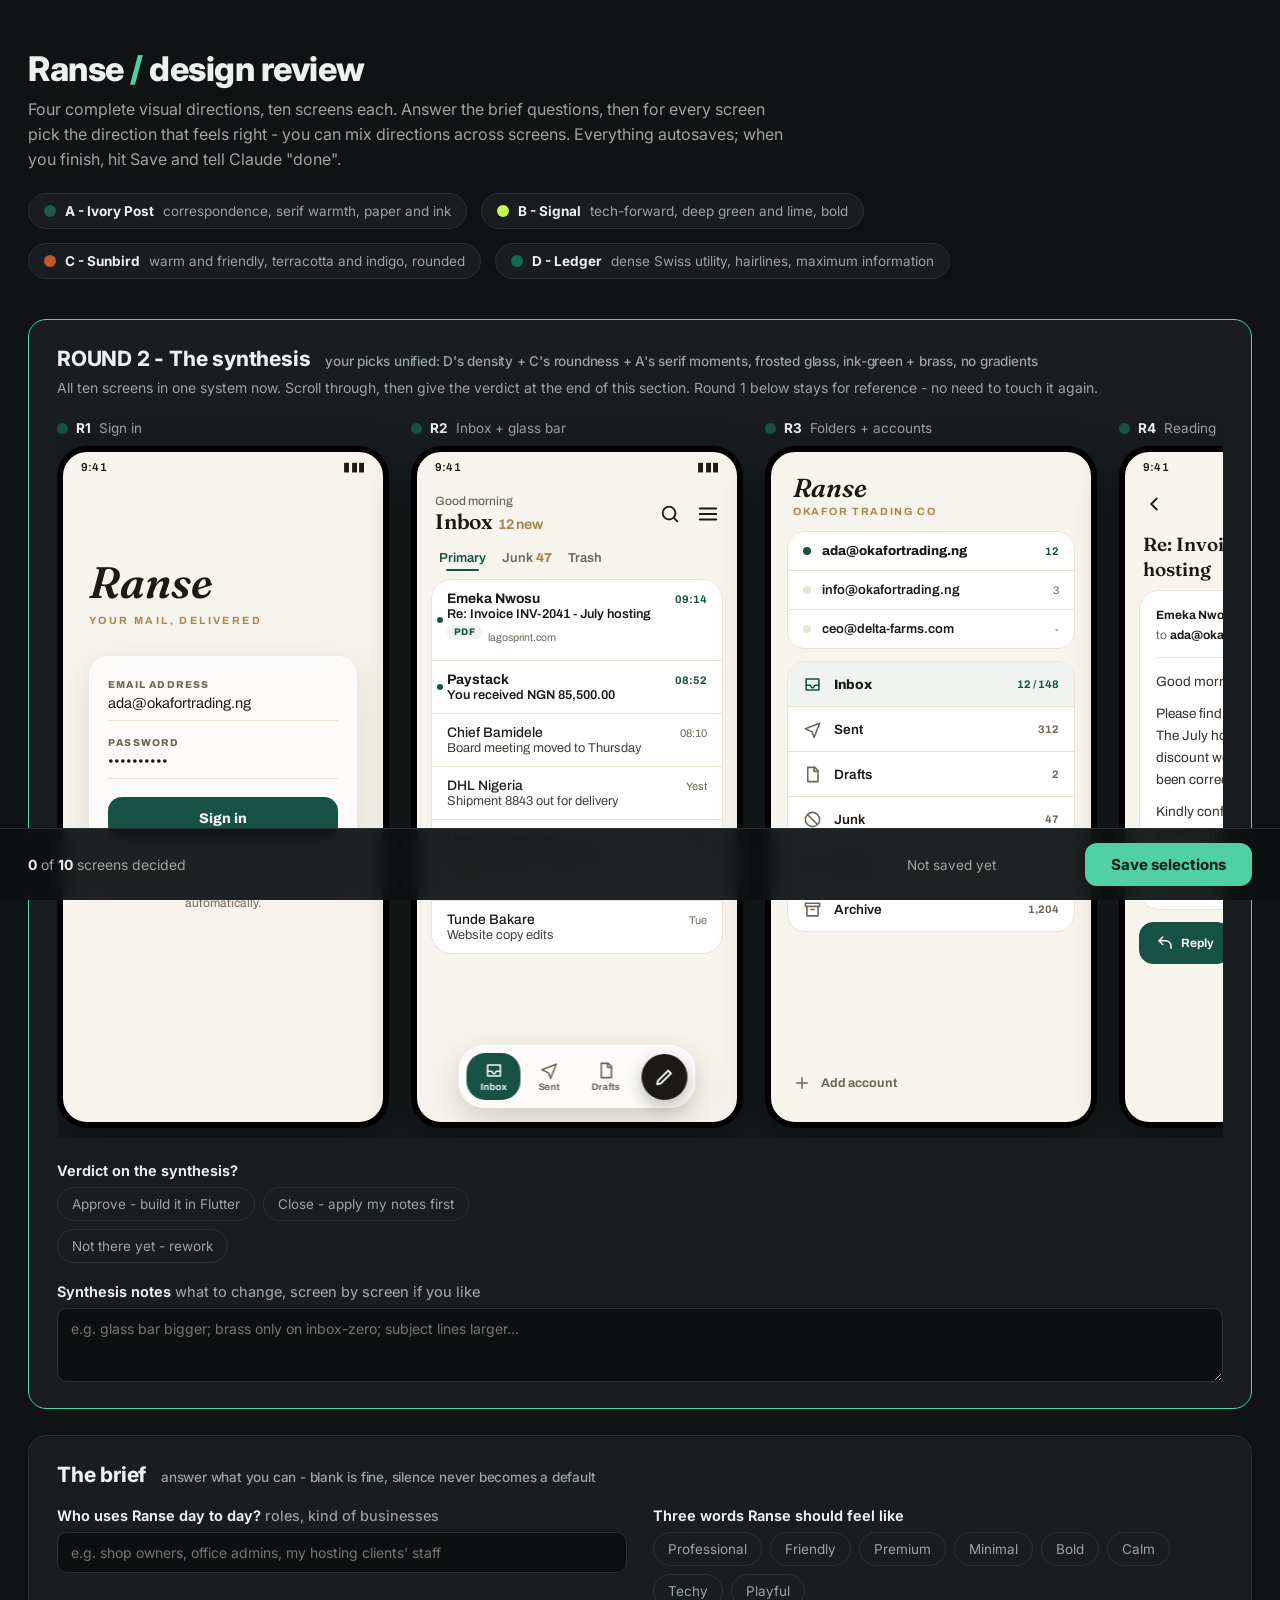
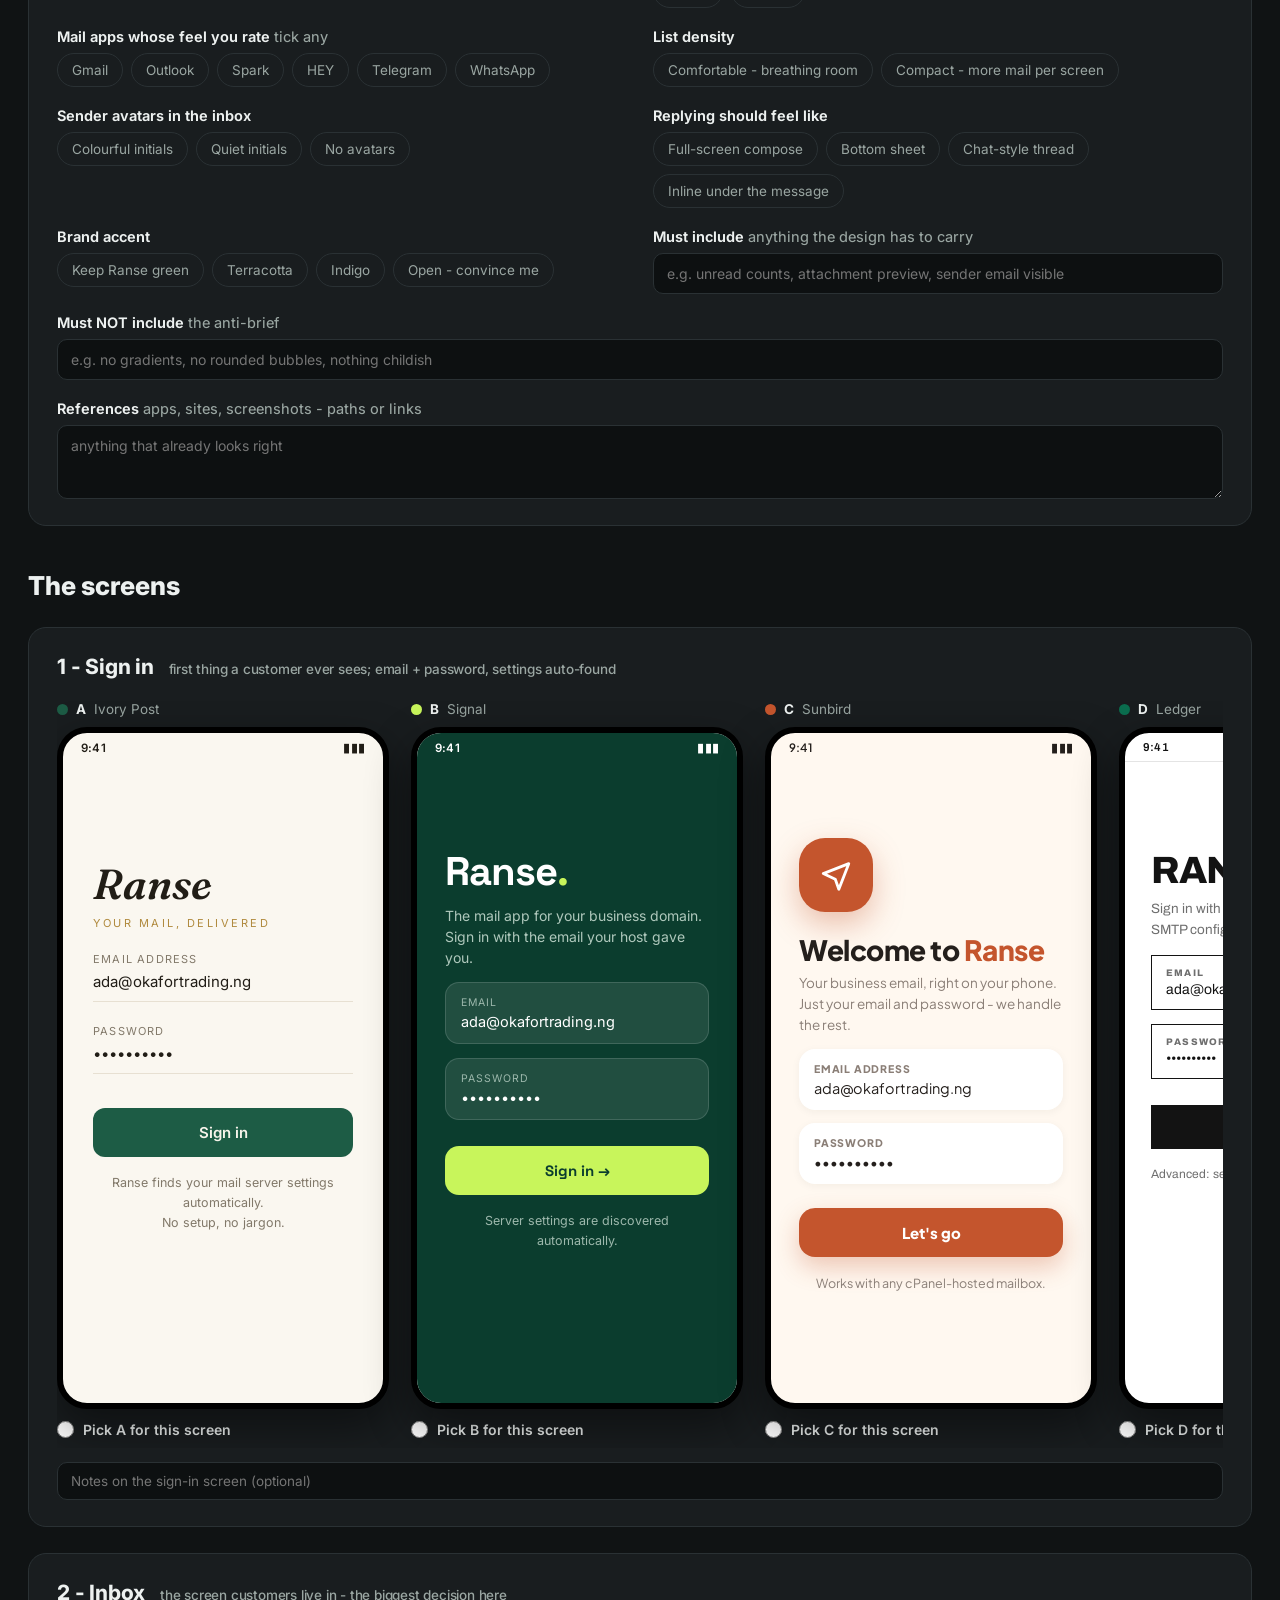
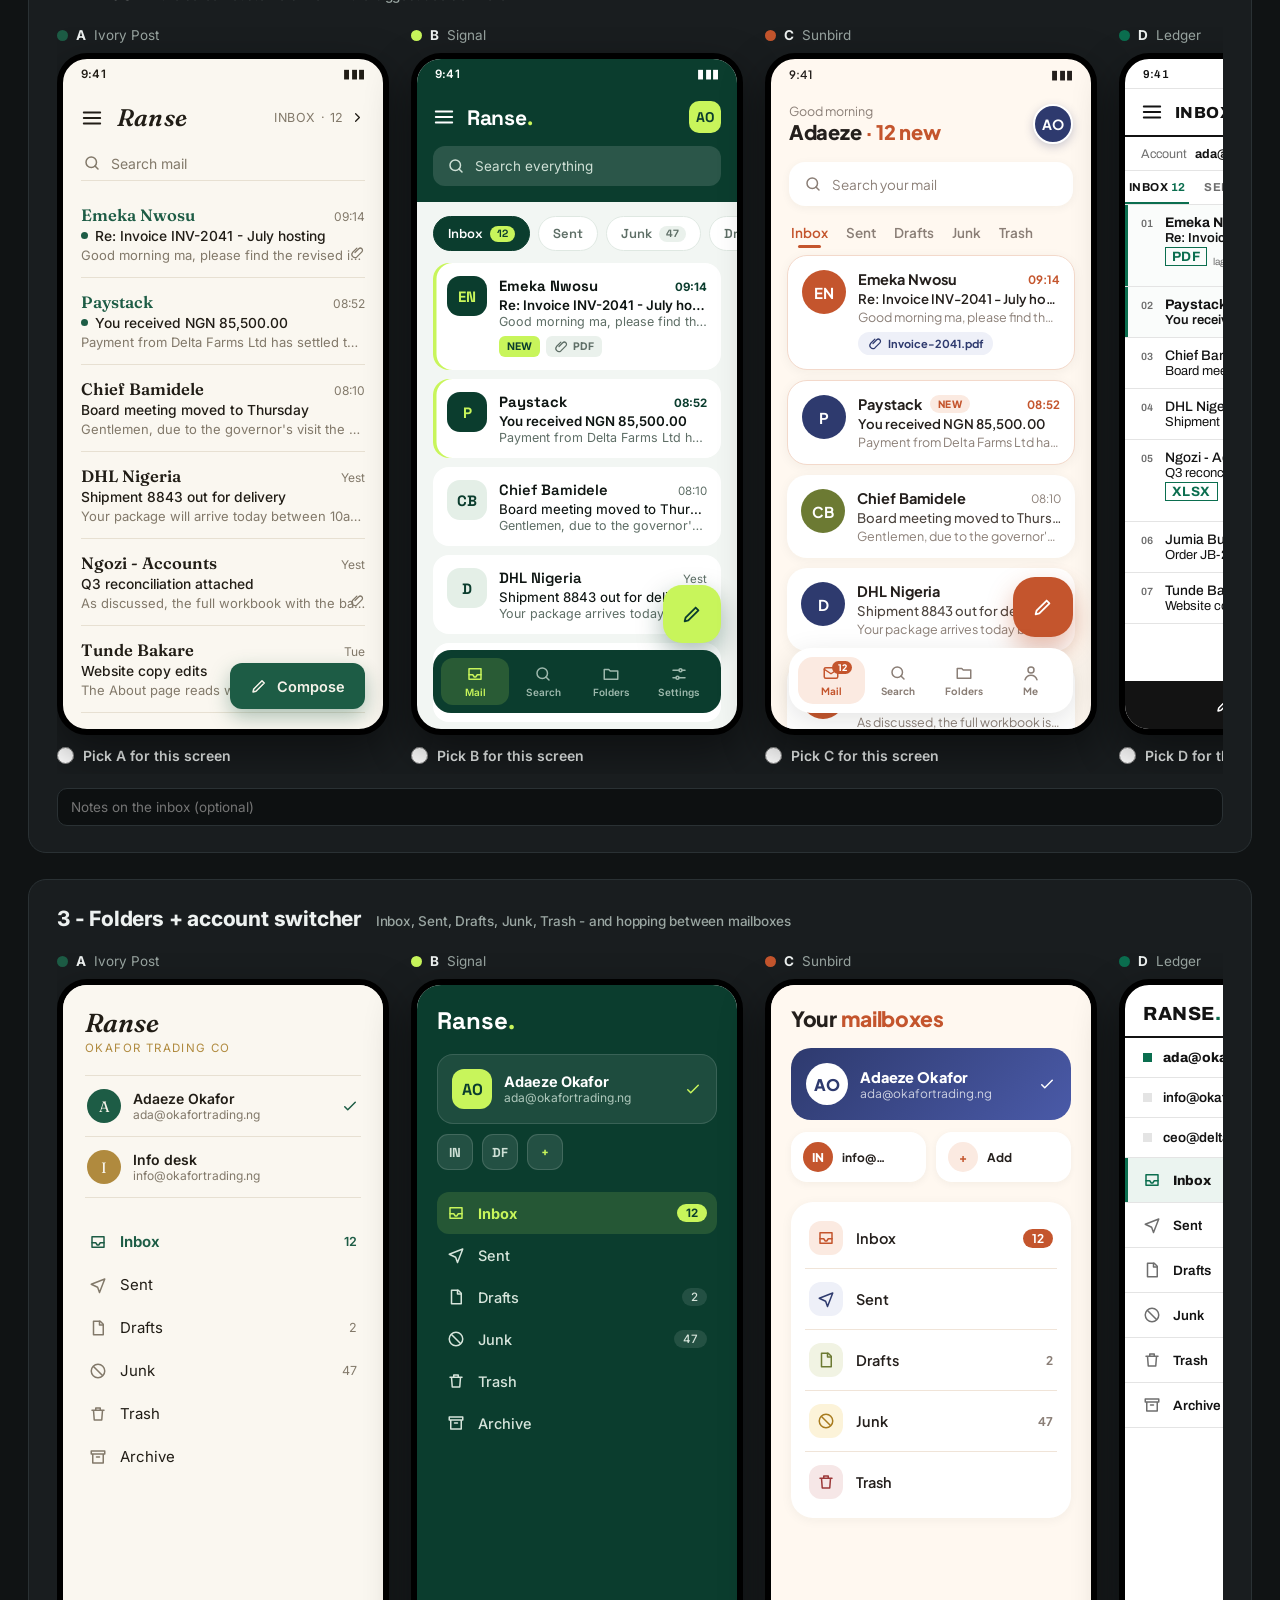
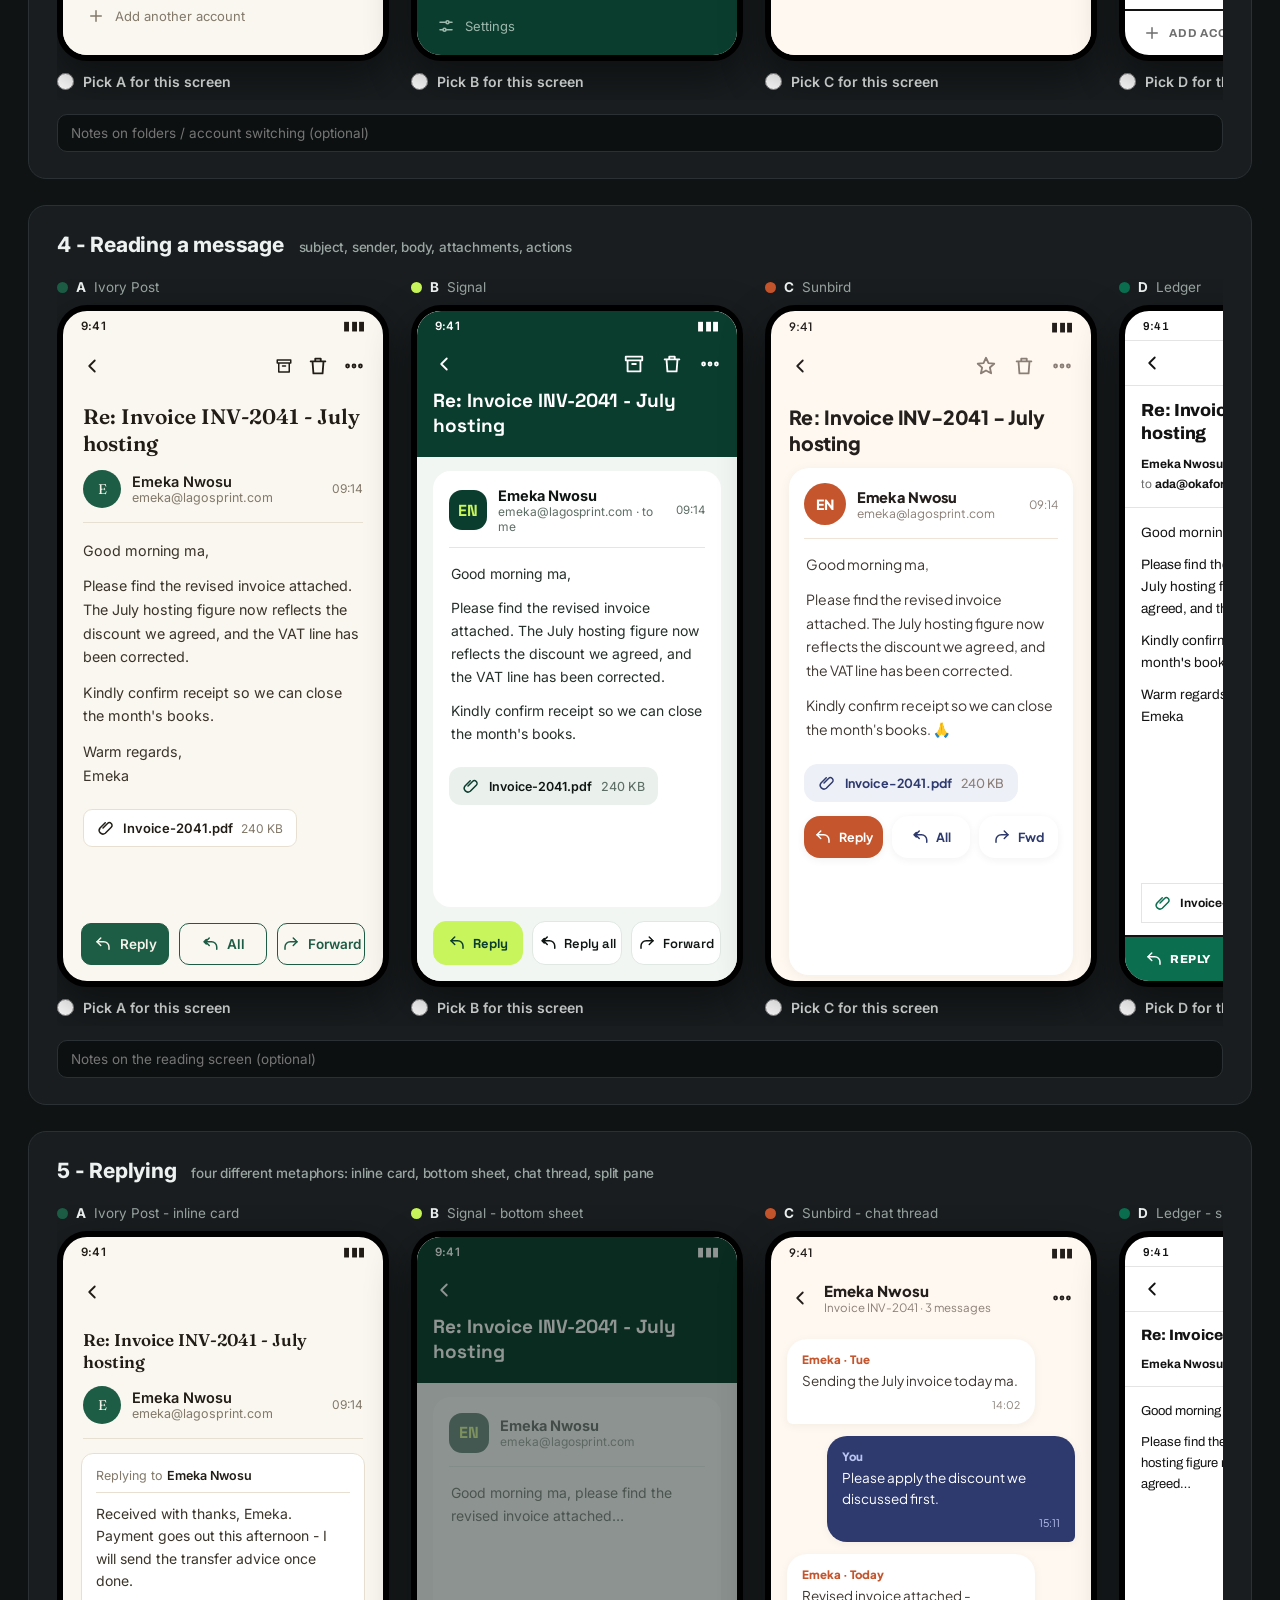
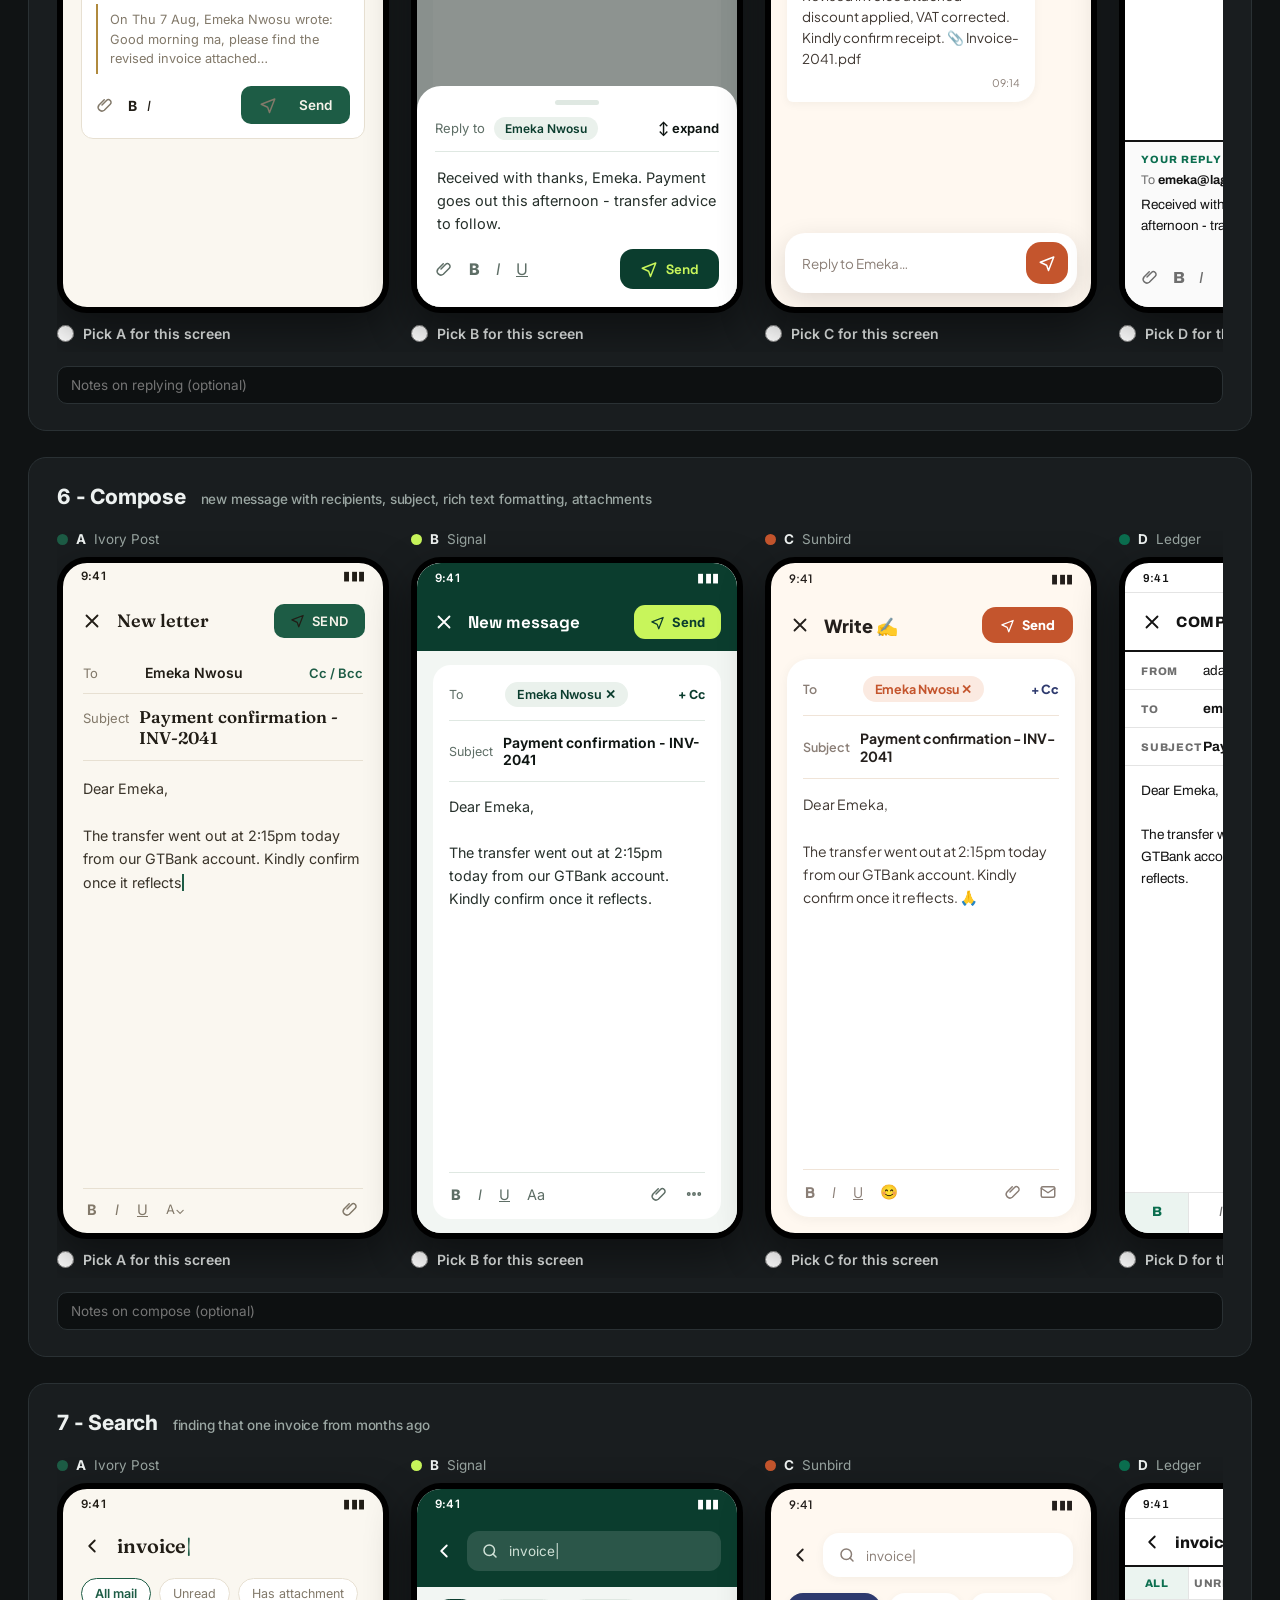
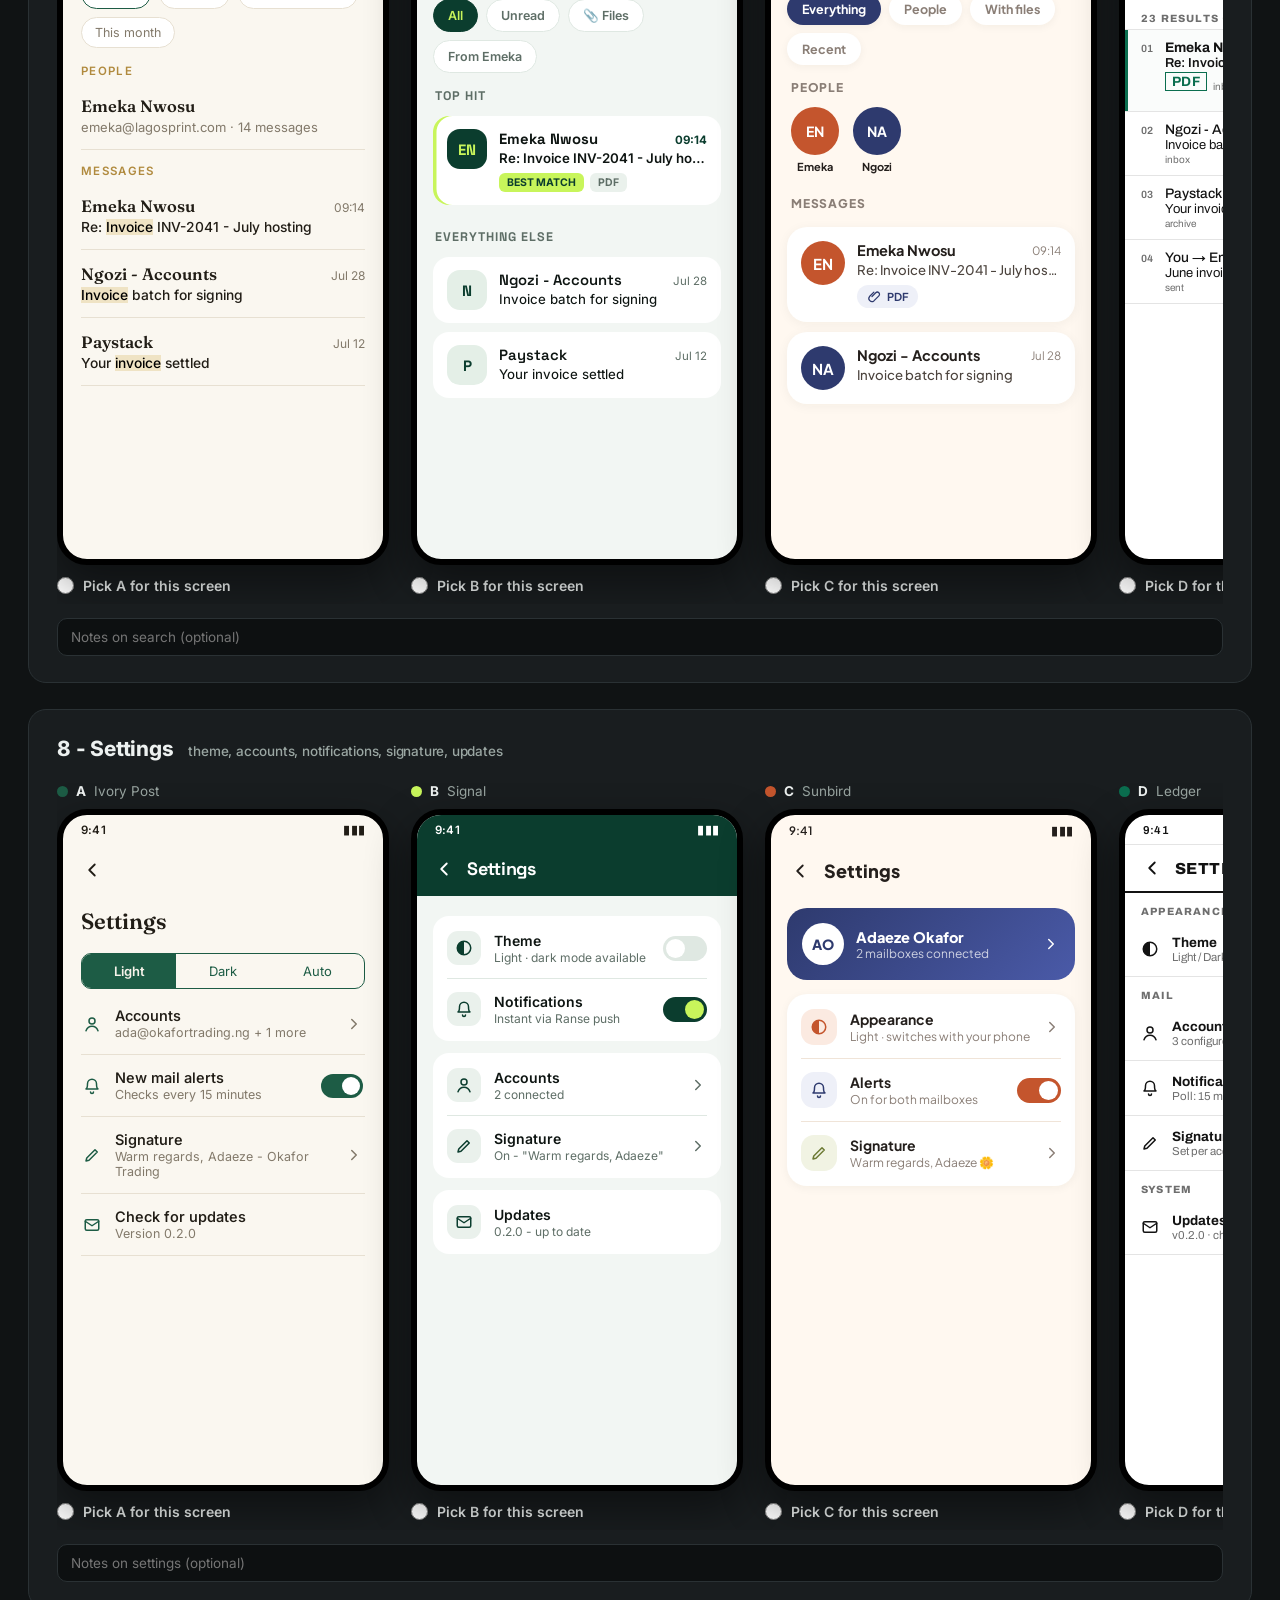
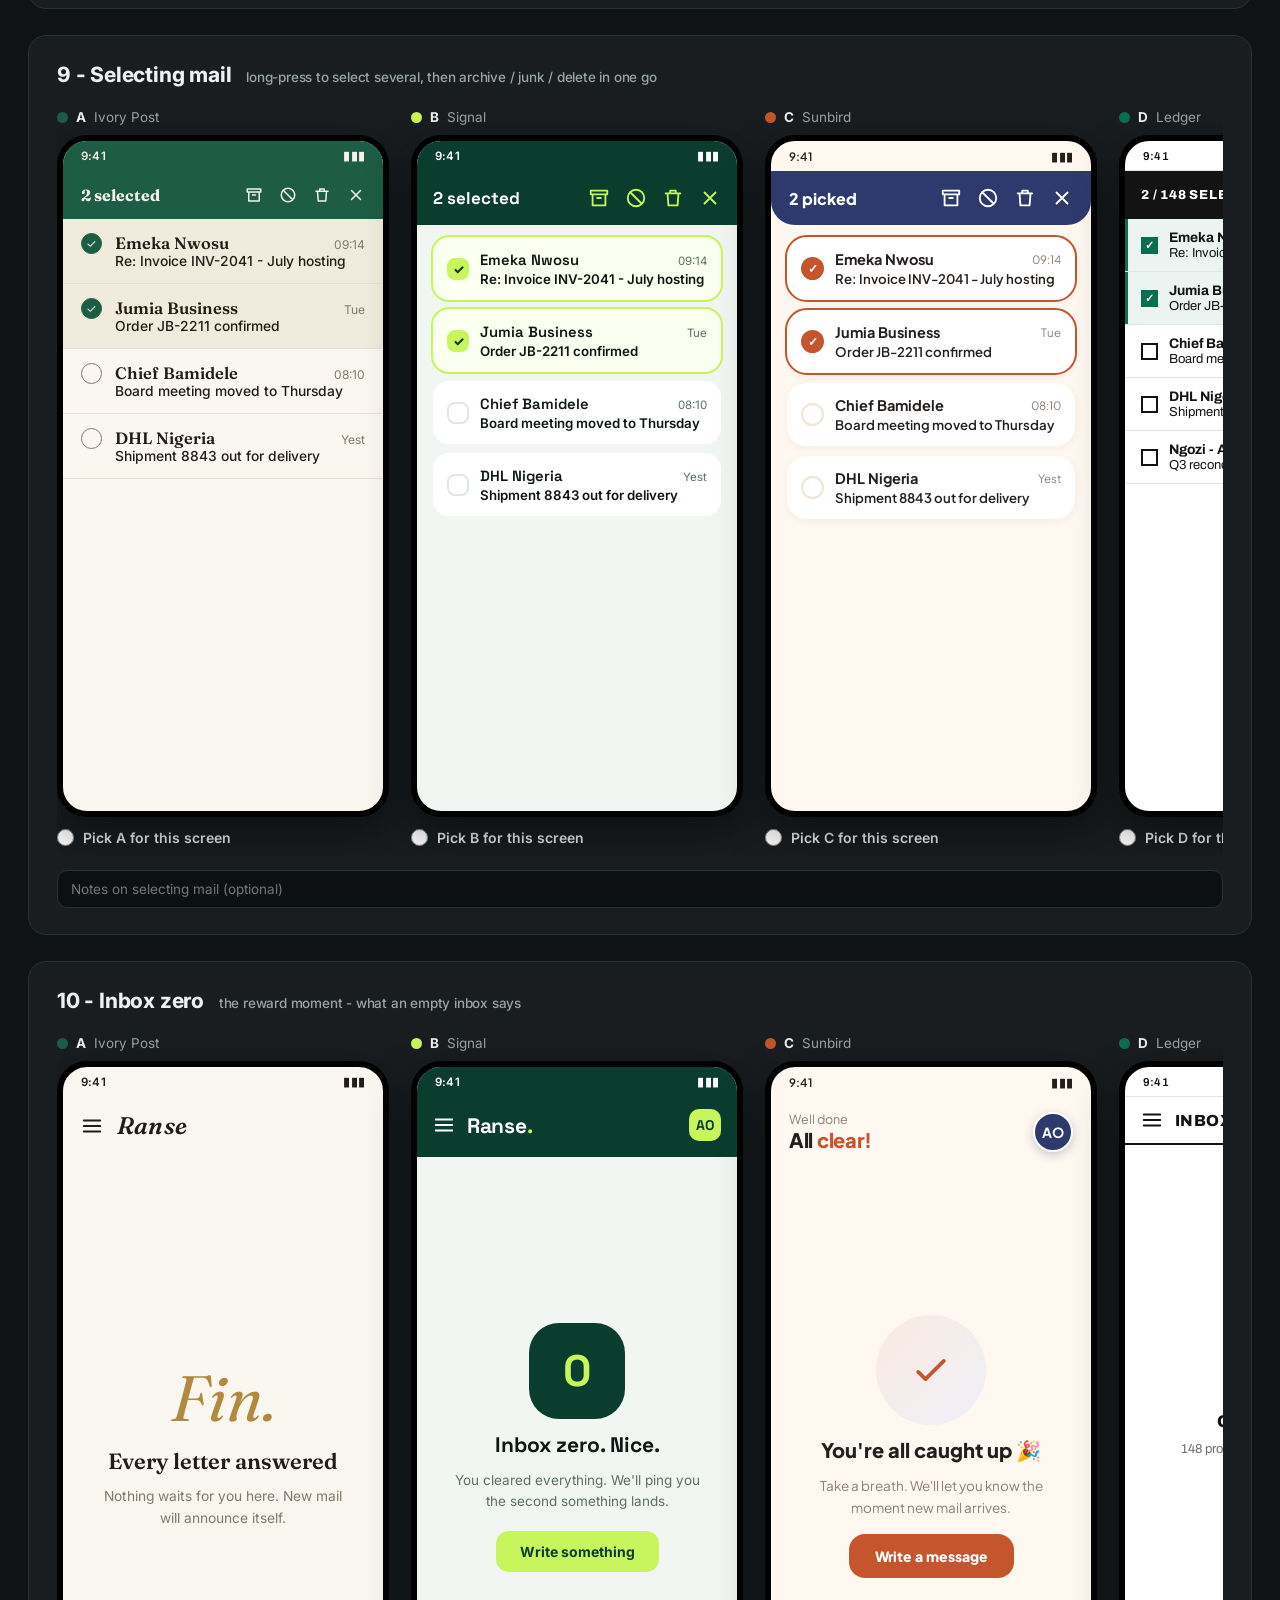
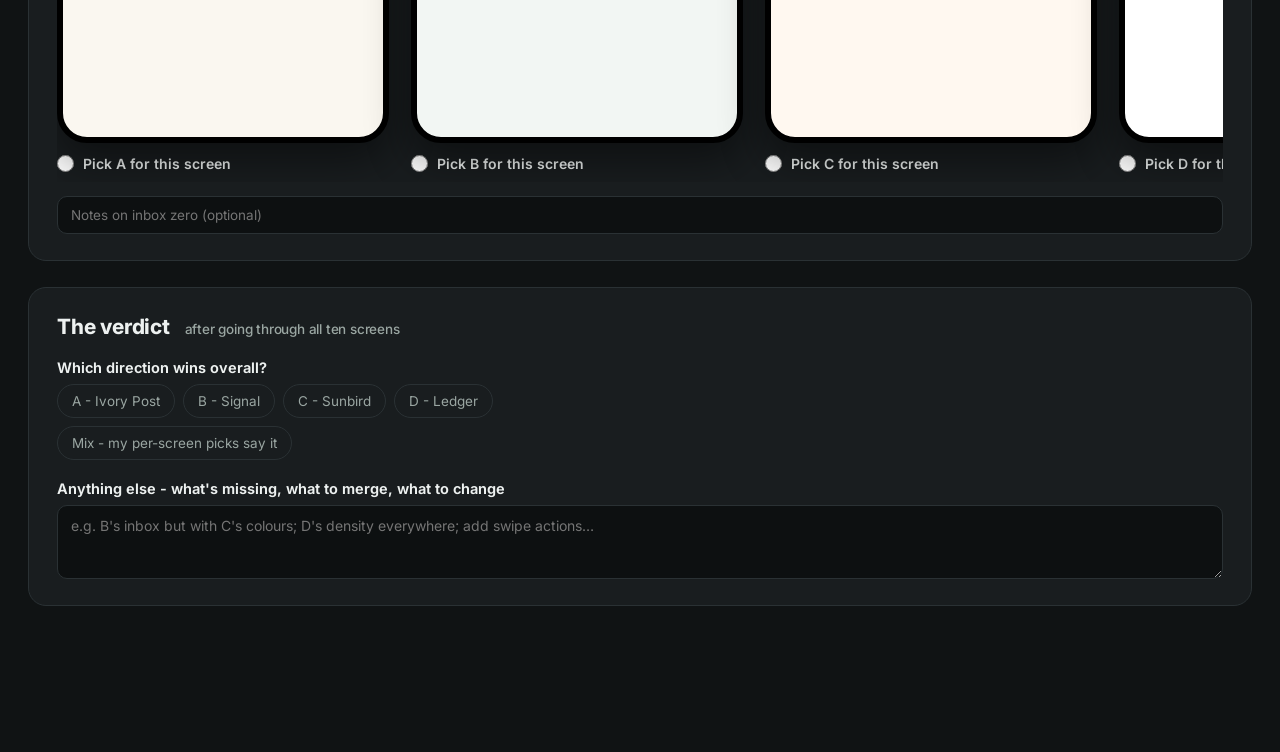
<file: design/index.html>
<!DOCTYPE html>
<html lang="en">
<head>
<meta charset="UTF-8">
<meta name="viewport" content="width=device-width, initial-scale=1.0">
<title>Ranse - Design Review</title>
<link rel="preconnect" href="https://fonts.googleapis.com">
<link rel="preconnect" href="https://fonts.gstatic.com" crossorigin>
<link href="https://fonts.googleapis.com/css2?family=Inter:wght@400;450;500;600;700;800&family=Fraunces:ital,wght@0,500;0,600;0,700;1,500;1,600&family=Space+Grotesk:wght@500;600;700&family=Plus+Jakarta+Sans:wght@400;500;600;700;800&family=Archivo:wght@400;500;600;700;800&display=swap" rel="stylesheet">
<link rel="stylesheet" href="base.css">
<link rel="stylesheet" href="directions.css">
</head>
<body>

<svg style="display:none" xmlns="http://www.w3.org/2000/svg">
  <symbol id="i-menu" viewBox="0 0 24 24"><path d="M3 6h18M3 12h18M3 18h18"/></symbol>
  <symbol id="i-search" viewBox="0 0 24 24"><circle cx="11" cy="11" r="7"/><path d="M20 20l-4-4"/></symbol>
  <symbol id="i-pen" viewBox="0 0 24 24"><path d="M4 20l4-1L19 8l-3-3L5 16l-1 4z"/></symbol>
  <symbol id="i-mail" viewBox="0 0 24 24"><rect x="3" y="5" width="18" height="14" rx="2"/><path d="M3 7l9 6 9-6"/></symbol>
  <symbol id="i-inbox" viewBox="0 0 24 24"><path d="M4 5h16v14H4z"/><path d="M4 13h5l2 3h2l2-3h5"/></symbol>
  <symbol id="i-send" viewBox="0 0 24 24"><path d="M3 11l18-7-7 18-2.5-7L3 11z"/></symbol>
  <symbol id="i-draft" viewBox="0 0 24 24"><path d="M6 3h9l4 4v14H6z"/><path d="M14 3v5h5"/></symbol>
  <symbol id="i-junk" viewBox="0 0 24 24"><circle cx="12" cy="12" r="9"/><path d="M6 6l12 12"/></symbol>
  <symbol id="i-trash" viewBox="0 0 24 24"><path d="M4 7h16M9 7V4h6v3M6 7l1 13h10l1-13"/></symbol>
  <symbol id="i-star" viewBox="0 0 24 24"><path d="M12 3l2.7 5.9 6.3.6-4.8 4.2 1.4 6.2L12 16.9 6.4 20l1.4-6.2L3 9.5l6.3-.6L12 3z"/></symbol>
  <symbol id="i-reply" viewBox="0 0 24 24"><path d="M9 14L4 9l5-5"/><path d="M4 9h9a7 7 0 017 7v3"/></symbol>
  <symbol id="i-replyall" viewBox="0 0 24 24"><path d="M11 14L6 9l5-5M7 12L4 9l3-3"/><path d="M6 9h8a7 7 0 017 7v3"/></symbol>
  <symbol id="i-forward" viewBox="0 0 24 24"><path d="M15 14l5-5-5-5"/><path d="M20 9h-9a7 7 0 00-7 7v3"/></symbol>
  <symbol id="i-archive" viewBox="0 0 24 24"><path d="M3 4h18v4H3zM5 8v12h14V8M10 12h4"/></symbol>
  <symbol id="i-chev" viewBox="0 0 24 24"><path d="M9 6l6 6-6 6"/></symbol>
  <symbol id="i-back" viewBox="0 0 24 24"><path d="M15 18l-6-6 6-6"/></symbol>
  <symbol id="i-plus" viewBox="0 0 24 24"><path d="M12 5v14M5 12h14"/></symbol>
  <symbol id="i-check" viewBox="0 0 24 24"><path d="M5 13l4 4L19 7"/></symbol>
  <symbol id="i-attach" viewBox="0 0 24 24"><path d="M8 12l6-6a3.5 3.5 0 015 5l-8 8a5 5 0 01-7-7l7-7"/></symbol>
  <symbol id="i-dots" viewBox="0 0 24 24"><circle cx="5" cy="12" r="1.6"/><circle cx="12" cy="12" r="1.6"/><circle cx="19" cy="12" r="1.6"/></symbol>
  <symbol id="i-folder" viewBox="0 0 24 24"><path d="M3 6h6l2 2h10v11H3z"/></symbol>
  <symbol id="i-sliders" viewBox="0 0 24 24"><path d="M4 7h8M16 7h4M4 17h4M12 17h8"/><circle cx="14" cy="7" r="2"/><circle cx="10" cy="17" r="2"/></symbol>
  <symbol id="i-x" viewBox="0 0 24 24"><path d="M6 6l12 12M18 6L6 18"/></symbol>
  <symbol id="i-user" viewBox="0 0 24 24"><circle cx="12" cy="8" r="4"/><path d="M4 21c1.5-4 4.5-6 8-6s6.5 2 8 6"/></symbol>
  <symbol id="i-bell" viewBox="0 0 24 24"><path d="M6 9a6 6 0 0112 0c0 6 2 7 2 7H4s2-1 2-7"/><path d="M10 20a2 2 0 004 0"/></symbol>
  <symbol id="i-swatch" viewBox="0 0 24 24"><circle cx="12" cy="12" r="9"/><path d="M12 3a9 9 0 000 18z" fill="currentColor" stroke="none"/></symbol>
</svg>

<div class="wrap">

<header class="hero">
  <h1>Ranse <span>/</span> design review</h1>
  <p>Four complete visual directions, ten screens each. Answer the brief questions, then for every
     screen pick the direction that feels right - you can mix directions across screens. Everything
     autosaves; when you finish, hit Save and tell Claude "done".</p>
  <div class="legend">
    <div class="chip"><span class="dot" style="background:#1D5C45"></span><b>A - Ivory Post</b><i>correspondence, serif warmth, paper and ink</i></div>
    <div class="chip"><span class="dot" style="background:#C8F55B"></span><b>B - Signal</b><i>tech-forward, deep green and lime, bold</i></div>
    <div class="chip"><span class="dot" style="background:#C4552D"></span><b>C - Sunbird</b><i>warm and friendly, terracotta and indigo, rounded</i></div>
    <div class="chip"><span class="dot" style="background:#0B6E4F"></span><b>D - Ledger</b><i>dense Swiss utility, hairlines, maximum information</i></div>
  </div>
</header>

<section class="block" style="border-color:#4fd1a5;">
  <h2>ROUND 2 - The synthesis <small>your picks unified: D's density + C's roundness + A's serif moments, frosted glass, ink-green + brass, no gradients</small></h2>
  <p class="note">All ten screens in one system now. Scroll through, then give the verdict at the end of this section.
     Round 1 below stays for reference - no need to touch it again.</p>
  <div class="phones">

    <div class="candidate">
      <div class="tag"><span class="dot" style="background:#175244"></span><b>R1</b><span>Sign in</span></div>
      <div class="phone dR"><div class="screen">
        <div class="sb"><span>9:41</span><span>▮▮▮</span></div>
        <div class="signin">
          <div class="wordmark">Ranse</div>
          <div class="stag">Your mail, delivered</div>
          <div class="scard">
            <div class="sfield"><span class="flab">Email address</span>ada@okafortrading.ng</div>
            <div class="sfield"><span class="flab">Password</span>••••••••••</div>
            <div class="sbtn">Sign in</div>
          </div>
          <div class="shelp">Ranse finds your mail server settings automatically.</div>
        </div>
      </div></div>
    </div>

    <div class="candidate">
      <div class="tag"><span class="dot" style="background:#175244"></span><b>R2</b><span>Inbox + glass bar</span></div>
      <div class="phone dR"><div class="screen">
        <div class="sb"><span>9:41</span><span>▮▮▮</span></div>
        <div class="appbar"><div class="abtop"><div>
          <div class="hello">Good morning</div>
          <div class="abname">Inbox <span>12 new</span></div></div>
          <span class="abicons"><svg class="i"><use href="#i-search"/></svg><svg class="i"><use href="#i-menu"/></svg></span></div></div>
        <div class="foldertabs"><span class="ft on">Primary</span><span class="ft">Junk <span class="n">47</span></span><span class="ft">Trash</span></div>
        <div class="body" style="overflow:hidden;">
          <div class="listcard">
            <div class="row unread"><div class="rtop"><span class="sender">Emeka Nwosu</span><span class="time">09:14</span></div>
              <div class="rsub">Re: Invoice INV-2041 - July hosting</div>
              <div class="rflags"><span class="tag">PDF</span><span>lagosprint.com</span></div></div>
            <div class="row unread"><div class="rtop"><span class="sender">Paystack</span><span class="time">08:52</span></div>
              <div class="rsub">You received NGN 85,500.00</div></div>
            <div class="row"><div class="rtop"><span class="sender">Chief Bamidele</span><span class="time">08:10</span></div>
              <div class="rsub">Board meeting moved to Thursday</div></div>
            <div class="row"><div class="rtop"><span class="sender">DHL Nigeria</span><span class="time">Yest</span></div>
              <div class="rsub">Shipment 8843 out for delivery</div></div>
            <div class="row"><div class="rtop"><span class="sender">Ngozi - Accounts</span><span class="time">Yest</span></div>
              <div class="rsub">Q3 reconciliation attached</div>
              <div class="rflags"><span class="tag b">XLSX</span></div></div>
            <div class="row"><div class="rtop"><span class="sender">Tunde Bakare</span><span class="time">Tue</span></div>
              <div class="rsub">Website copy edits</div></div>
          </div>
          <div class="gbar">
            <span class="gi active"><svg class="i"><use href="#i-inbox"/></svg>Inbox</span>
            <span class="gi"><svg class="i"><use href="#i-send"/></svg>Sent</span>
            <span class="gi"><svg class="i"><use href="#i-draft"/></svg>Drafts</span>
            <span class="gcompose"><svg class="i"><use href="#i-pen"/></svg></span>
          </div>
        </div>
      </div></div>
    </div>

    <div class="candidate">
      <div class="tag"><span class="dot" style="background:#175244"></span><b>R3</b><span>Folders + accounts</span></div>
      <div class="phone dR"><div class="drawer">
        <div class="dhead"><div class="wordmark">Ranse</div><div class="dtag">Okafor Trading Co</div></div>
        <div class="gcard">
          <div class="acct active"><span class="sq"></span><span class="amail">ada@okafortrading.ng</span><span class="an">12</span></div>
          <div class="acct"><span class="sq"></span><span class="amail">info@okafortrading.ng</span><span class="an">3</span></div>
          <div class="acct"><span class="sq"></span><span class="amail">ceo@delta-farms.com</span><span class="an">-</span></div>
        </div>
        <div class="gcard">
          <div class="f active"><svg class="i"><use href="#i-inbox"/></svg>Inbox<span class="fcount">12 / 148</span></div>
          <div class="f"><svg class="i"><use href="#i-send"/></svg>Sent<span class="fcount">312</span></div>
          <div class="f"><svg class="i"><use href="#i-draft"/></svg>Drafts<span class="fcount">2</span></div>
          <div class="f"><svg class="i"><use href="#i-junk"/></svg>Junk<span class="fcount">47</span></div>
          <div class="f"><svg class="i"><use href="#i-trash"/></svg>Trash<span class="fcount">9</span></div>
          <div class="f"><svg class="i"><use href="#i-archive"/></svg>Archive<span class="fcount">1,204</span></div>
        </div>
        <div class="dfoot"><svg class="i sm"><use href="#i-plus"/></svg>Add account</div>
      </div></div>
    </div>

    <div class="candidate">
      <div class="tag"><span class="dot" style="background:#175244"></span><b>R4</b><span>Reading</span></div>
      <div class="phone dR"><div class="screen">
        <div class="sb"><span>9:41</span><span>▮▮▮</span></div>
        <div class="mtool"><svg class="i"><use href="#i-back"/></svg>
          <span class="sp"><svg class="i"><use href="#i-archive"/></svg><svg class="i"><use href="#i-junk"/></svg><svg class="i"><use href="#i-trash"/></svg></span></div>
        <div class="msubj">Re: Invoice INV-2041 - July hosting</div>
        <div class="body" style="overflow:auto;">
          <div class="mcard">
            <div class="mmeta"><b>Emeka Nwosu</b> &lt;emeka@lagosprint.com&gt;<br>to <b>ada@okafortrading.ng</b> · 09:14</div>
            <div class="mbody">
              <p>Good morning ma,</p>
              <p>Please find the revised invoice attached. The July hosting figure now reflects the discount we agreed, and the VAT line has been corrected.</p>
              <p>Kindly confirm receipt so we can close the month's books.</p>
            </div>
            <span class="attchip"><svg class="i sm"><use href="#i-attach"/></svg>Invoice-2041.pdf<span>240 KB</span></span>
          </div>
          <div class="actionbar">
            <span class="act primary"><svg class="i sm"><use href="#i-reply"/></svg>Reply</span>
            <span class="act">All</span>
            <span class="act"><svg class="i sm"><use href="#i-forward"/></svg>Fwd</span>
          </div>
        </div>
      </div></div>
    </div>

    <div class="candidate">
      <div class="tag"><span class="dot" style="background:#175244"></span><b>R5</b><span>Reply - inline glass pane</span></div>
      <div class="phone dR"><div class="screen">
        <div class="sb"><span>9:41</span><span>▮▮▮</span></div>
        <div class="mtool"><svg class="i"><use href="#i-back"/></svg></div>
        <div class="msubj" style="font-size:16px;">Re: Invoice INV-2041 - July hosting</div>
        <div class="body" style="display:flex; flex-direction:column;">
          <div class="mcard" style="flex:0 1 auto; overflow:hidden;">
            <div class="mmeta"><b>Emeka Nwosu</b> · 09:14</div>
            <div class="mbody"><p>Good morning ma, please find the revised invoice attached. The July hosting figure now reflects the discount we agreed…</p></div>
          </div>
          <div class="rpane" style="margin-top:auto;">
            <div class="rlab">Your reply</div>
            <div class="rto">To <b>emeka@lagosprint.com</b></div>
            <div class="rtext">Received with thanks, Emeka. Payment goes out this afternoon - transfer advice to follow.<span class="cursor"></span></div>
            <div class="rbar">
              <span class="fmt"><b>B</b><i style="font-style:italic;">I</i><u>U</u></span>
              <svg class="i sm"><use href="#i-attach"/></svg>
              <span class="sendbtn"><svg class="i sm"><use href="#i-send"/></svg>Send</span>
            </div>
          </div>
        </div>
      </div></div>
    </div>

    <div class="candidate">
      <div class="tag"><span class="dot" style="background:#175244"></span><b>R6</b><span>Compose + rich text</span></div>
      <div class="phone dR"><div class="cwrap">
        <div class="sb"><span>9:41</span><span>▮▮▮</span></div>
        <div class="chead"><svg class="i"><use href="#i-x"/></svg><span class="ct">New message</span>
          <span class="sendbtn" style="margin-left:auto;"><svg class="i sm"><use href="#i-send"/></svg>Send</span></div>
        <div class="ccard">
          <div class="cfield"><span class="lab">From</span><span class="val">ada@okafortrading.ng</span><span class="cc">change</span></div>
          <div class="cfield"><span class="lab">To</span><span class="chiprec">Emeka Nwosu ✕</span><span class="cc">+ Cc/Bcc</span></div>
          <div class="cfield"><span class="lab">Subject</span><span class="csubject">Payment confirmation - INV-2041</span></div>
          <div class="cbody">Dear Emeka,<br><br>The transfer went out at <b>2:15pm today</b> from our GTBank account. Kindly confirm once it reflects.<span class="cursor"></span></div>
        </div>
        <div class="fmtglass"><span class="on"><b>B</b></span><span><i style="font-style:italic;">I</i></span><span><u>U</u></span><span>Aa</span><span><svg class="i sm" style="vertical-align:-4px;"><use href="#i-attach"/></svg></span></div>
      </div></div>
    </div>

    <div class="candidate">
      <div class="tag"><span class="dot" style="background:#175244"></span><b>R7</b><span>Search</span></div>
      <div class="phone dR"><div class="screen">
        <div class="sb"><span>9:41</span><span>▮▮▮</span></div>
        <div class="appbar"><div class="abtop"><svg class="i"><use href="#i-back"/></svg>
          <div class="search" style="margin:0; flex:1;"><svg class="i sm"><use href="#i-search"/></svg>invoice|</div></div></div>
        <div class="fchips"><span class="fc on">All</span><span class="fc">Unread</span><span class="fc">Files</span><span class="fc">This month</span></div>
        <div class="glabel">People</div>
        <div class="pplrow"><span class="ppl">Emeka Nwosu <span>· 14</span></span><span class="ppl">Ngozi <span>· 6</span></span></div>
        <div class="glabel">Messages · 23</div>
        <div class="body">
          <div class="listcard" style="margin-top:2px;">
            <div class="row unread"><div class="rtop"><span class="sender">Emeka Nwosu</span><span class="time">09:14</span></div>
              <div class="rsub">Re: Invoice INV-2041 - July hosting</div>
              <div class="rflags"><span class="tag">PDF</span><span>inbox</span></div></div>
            <div class="row"><div class="rtop"><span class="sender">Ngozi - Accounts</span><span class="time">28/07</span></div>
              <div class="rsub">Invoice batch for signing</div>
              <div class="rflags"><span>inbox</span></div></div>
            <div class="row"><div class="rtop"><span class="sender">You → Emeka</span><span class="time">02/07</span></div>
              <div class="rsub">June invoice approved</div>
              <div class="rflags"><span>sent</span></div></div>
          </div>
        </div>
      </div></div>
    </div>

    <div class="candidate">
      <div class="tag"><span class="dot" style="background:#175244"></span><b>R8</b><span>Settings</span></div>
      <div class="phone dR"><div class="screen">
        <div class="sb"><span>9:41</span><span>▮▮▮</span></div>
        <div class="mtool"><svg class="i"><use href="#i-back"/></svg></div>
        <div class="body" style="overflow:auto;"><div class="set">
          <div class="sethead">Settings</div>
          <div class="seg"><span class="on">Light</span><span>Dark</span><span>Auto</span></div>
          <div class="gcard">
            <div class="srow"><svg class="i"><use href="#i-user"/></svg><div><div class="st">Accounts</div>
              <div class="ss">ada@okafortrading.ng + 2 more</div></div><svg class="i sm" style="margin-left:auto; color:var(--dim);"><use href="#i-chev"/></svg></div>
            <div class="srow"><svg class="i"><use href="#i-bell"/></svg><div><div class="st">New mail alerts</div>
              <div class="ss">On for all mailboxes</div></div><span class="tgl on"></span></div>
            <div class="srow"><svg class="i"><use href="#i-pen"/></svg><div><div class="st">Signature</div>
              <div class="ss">Warm regards, Adaeze - Okafor Trading</div></div><svg class="i sm" style="margin-left:auto; color:var(--dim);"><use href="#i-chev"/></svg></div>
          </div>
          <div class="gcard">
            <div class="srow"><svg class="i"><use href="#i-mail"/></svg><div><div class="st">Updates</div>
              <div class="ss">Version 0.2.0 - up to date</div></div></div>
          </div>
        </div></div>
      </div></div>
    </div>

    <div class="candidate">
      <div class="tag"><span class="dot" style="background:#175244"></span><b>R9</b><span>Selecting mail</span></div>
      <div class="phone dR"><div class="screen">
        <div class="sb"><span>9:41</span><span>▮▮▮</span></div>
        <div class="selhead"><b>2 selected</b>
          <svg class="i sm"><use href="#i-archive"/></svg><svg class="i sm"><use href="#i-junk"/></svg>
          <svg class="i sm"><use href="#i-trash"/></svg><svg class="i sm"><use href="#i-x"/></svg></div>
        <div class="body">
          <div class="listcard" style="margin-top:0;">
            <div class="rowsel on"><span class="cb on"></span><div class="rw">
              <div class="rtop"><span class="sender">Emeka Nwosu</span><span class="time">09:14</span></div>
              <div class="rsub">Re: Invoice INV-2041 - July hosting</div></div></div>
            <div class="rowsel on"><span class="cb on"></span><div class="rw">
              <div class="rtop"><span class="sender">Jumia Business</span><span class="time">Tue</span></div>
              <div class="rsub">Order JB-2211 confirmed</div></div></div>
            <div class="rowsel"><span class="cb"></span><div class="rw">
              <div class="rtop"><span class="sender">Chief Bamidele</span><span class="time">08:10</span></div>
              <div class="rsub">Board meeting moved to Thursday</div></div></div>
            <div class="rowsel"><span class="cb"></span><div class="rw">
              <div class="rtop"><span class="sender">DHL Nigeria</span><span class="time">Yest</span></div>
              <div class="rsub">Shipment 8843 out for delivery</div></div></div>
          </div>
        </div>
      </div></div>
    </div>

    <div class="candidate">
      <div class="tag"><span class="dot" style="background:#175244"></span><b>R10</b><span>Inbox zero</span></div>
      <div class="phone dR"><div class="screen">
        <div class="sb"><span>9:41</span><span>▮▮▮</span></div>
        <div class="appbar"><div class="abtop"><div>
          <div class="hello">Well done</div>
          <div class="abname">Inbox</div></div>
          <span class="abicons"><svg class="i"><use href="#i-search"/></svg><svg class="i"><use href="#i-menu"/></svg></span></div></div>
        <div class="body">
          <div class="empty">
            <div class="eart">All clear.</div>
            <div class="etitle">Every letter answered</div>
            <div class="etext">148 processed · 0 pending · last sync 09:41</div>
          </div>
          <div class="gbar">
            <span class="gi active"><svg class="i"><use href="#i-inbox"/></svg>Inbox</span>
            <span class="gi"><svg class="i"><use href="#i-send"/></svg>Sent</span>
            <span class="gi"><svg class="i"><use href="#i-draft"/></svg>Drafts</span>
            <span class="gcompose"><svg class="i"><use href="#i-pen"/></svg></span>
          </div>
        </div>
      </div></div>
    </div>

  </div>

  <div class="grid2" style="margin-top:24px;">
    <div class="q">
      <label class="t">Verdict on the synthesis?</label>
      <div class="chips">
        <label><input type="radio" name="q-synth" data-q="synthesis_verdict" value="approve">Approve - build it in Flutter</label>
        <label><input type="radio" name="q-synth" data-q="synthesis_verdict" value="tweaks">Close - apply my notes first</label>
        <label><input type="radio" name="q-synth" data-q="synthesis_verdict" value="rework">Not there yet - rework</label>
      </div>
    </div>
    <div class="q full">
      <label class="t">Synthesis notes <em>what to change, screen by screen if you like</em></label>
      <textarea data-q="synthesis_notes" placeholder="e.g. glass bar bigger; brass only on inbox-zero; subject lines larger…"></textarea>
    </div>
  </div>
</section>

<section class="block">
  <h2>The brief <small>answer what you can - blank is fine, silence never becomes a default</small></h2>
  <div class="grid2">
    <div class="q">
      <label class="t">Who uses Ranse day to day? <em>roles, kind of businesses</em></label>
      <input type="text" data-q="users" placeholder="e.g. shop owners, office admins, my hosting clients' staff">
    </div>
    <div class="q">
      <label class="t">Three words Ranse should feel like</label>
      <div class="chips">
        <label><input type="checkbox" data-q="feel" value="professional">Professional</label>
        <label><input type="checkbox" data-q="feel" value="friendly">Friendly</label>
        <label><input type="checkbox" data-q="feel" value="premium">Premium</label>
        <label><input type="checkbox" data-q="feel" value="minimal">Minimal</label>
        <label><input type="checkbox" data-q="feel" value="bold">Bold</label>
        <label><input type="checkbox" data-q="feel" value="calm">Calm</label>
        <label><input type="checkbox" data-q="feel" value="techy">Techy</label>
        <label><input type="checkbox" data-q="feel" value="playful">Playful</label>
      </div>
    </div>
    <div class="q">
      <label class="t">Mail apps whose feel you rate <em>tick any</em></label>
      <div class="chips">
        <label><input type="checkbox" data-q="apps" value="gmail">Gmail</label>
        <label><input type="checkbox" data-q="apps" value="outlook">Outlook</label>
        <label><input type="checkbox" data-q="apps" value="spark">Spark</label>
        <label><input type="checkbox" data-q="apps" value="hey">HEY</label>
        <label><input type="checkbox" data-q="apps" value="telegram">Telegram</label>
        <label><input type="checkbox" data-q="apps" value="whatsapp">WhatsApp</label>
      </div>
    </div>
    <div class="q">
      <label class="t">List density</label>
      <div class="chips">
        <label><input type="radio" name="q-density" data-q="density" value="comfortable">Comfortable - breathing room</label>
        <label><input type="radio" name="q-density" data-q="density" value="compact">Compact - more mail per screen</label>
      </div>
    </div>
    <div class="q">
      <label class="t">Sender avatars in the inbox</label>
      <div class="chips">
        <label><input type="radio" name="q-avatars" data-q="avatars" value="colourful">Colourful initials</label>
        <label><input type="radio" name="q-avatars" data-q="avatars" value="plain">Quiet initials</label>
        <label><input type="radio" name="q-avatars" data-q="avatars" value="none">No avatars</label>
      </div>
    </div>
    <div class="q">
      <label class="t">Replying should feel like</label>
      <div class="chips">
        <label><input type="radio" name="q-reply" data-q="replystyle" value="fullscreen">Full-screen compose</label>
        <label><input type="radio" name="q-reply" data-q="replystyle" value="sheet">Bottom sheet</label>
        <label><input type="radio" name="q-reply" data-q="replystyle" value="thread">Chat-style thread</label>
        <label><input type="radio" name="q-reply" data-q="replystyle" value="inline">Inline under the message</label>
      </div>
    </div>
    <div class="q">
      <label class="t">Brand accent</label>
      <div class="chips">
        <label><input type="radio" name="q-accent" data-q="accent" value="green">Keep Ranse green</label>
        <label><input type="radio" name="q-accent" data-q="accent" value="terracotta">Terracotta</label>
        <label><input type="radio" name="q-accent" data-q="accent" value="indigo">Indigo</label>
        <label><input type="radio" name="q-accent" data-q="accent" value="open">Open - convince me</label>
      </div>
    </div>
    <div class="q">
      <label class="t">Must include <em>anything the design has to carry</em></label>
      <input type="text" data-q="must_include" placeholder="e.g. unread counts, attachment preview, sender email visible">
    </div>
    <div class="q full">
      <label class="t">Must NOT include <em>the anti-brief</em></label>
      <input type="text" data-q="must_avoid" placeholder="e.g. no gradients, no rounded bubbles, nothing childish">
    </div>
    <div class="q full">
      <label class="t">References <em>apps, sites, screenshots - paths or links</em></label>
      <textarea data-q="references" placeholder="anything that already looks right"></textarea>
    </div>
  </div>
</section>

<h2 class="screens-title" style="font-size:26px; font-weight:800;">The screens</h2>

<!-- ================= SCREEN 1 - SIGN IN ================= -->
<section class="block" data-screen-section="signin">
  <h2>1 - Sign in <small>first thing a customer ever sees; email + password, settings auto-found</small></h2>
  <div class="phones">

    <div class="candidate">
      <div class="tag"><span class="dot" style="background:#1D5C45"></span><b>A</b><span>Ivory Post</span></div>
      <div class="phone dA"><div class="screen">
        <div class="sb"><span>9:41</span><span>▮▮▮</span></div>
        <div class="signin">
          <div class="wordmark">Ranse</div>
          <div class="stag">Your mail, delivered</div>
          <div class="sfield"><span class="flab">Email address</span>ada@okafortrading.ng</div>
          <div class="sfield"><span class="flab">Password</span>••••••••••</div>
          <div class="sbtn">Sign in</div>
          <div class="shelp">Ranse finds your mail server settings automatically.<br>No setup, no jargon.</div>
        </div>
      </div></div>
      <div class="pickrow"><input type="radio" id="signin-A" name="sel-signin" data-screen="signin" value="A"><label for="signin-A">Pick A for this screen</label></div>
    </div>

    <div class="candidate">
      <div class="tag"><span class="dot" style="background:#C8F55B"></span><b>B</b><span>Signal</span></div>
      <div class="phone dB"><div class="screen">
        <div class="sb"><span>9:41</span><span>▮▮▮</span></div>
        <div class="signin">
          <div class="logo">Ranse<em>.</em></div>
          <div class="stag">The mail app for your business domain. Sign in with the email your host gave you.</div>
          <div class="sfield"><span class="flab">Email</span>ada@okafortrading.ng</div>
          <div class="sfield"><span class="flab">Password</span>••••••••••</div>
          <div class="sbtn">Sign in →</div>
          <div class="shelp">Server settings are discovered automatically.</div>
        </div>
      </div></div>
      <div class="pickrow"><input type="radio" id="signin-B" name="sel-signin" data-screen="signin" value="B"><label for="signin-B">Pick B for this screen</label></div>
    </div>

    <div class="candidate">
      <div class="tag"><span class="dot" style="background:#C4552D"></span><b>C</b><span>Sunbird</span></div>
      <div class="phone dC"><div class="screen">
        <div class="sb"><span>9:41</span><span>▮▮▮</span></div>
        <div class="signin">
          <div class="slogo"><svg class="i" style="width:34px;height:34px"><use href="#i-send"/></svg></div>
          <div class="stitle">Welcome to <span>Ranse</span></div>
          <div class="stag">Your business email, right on your phone. Just your email and password - we handle the rest.</div>
          <div class="sfield"><span class="flab">Email address</span>ada@okafortrading.ng</div>
          <div class="sfield"><span class="flab">Password</span>••••••••••</div>
          <div class="sbtn">Let's go</div>
          <div class="shelp">Works with any cPanel-hosted mailbox.</div>
        </div>
      </div></div>
      <div class="pickrow"><input type="radio" id="signin-C" name="sel-signin" data-screen="signin" value="C"><label for="signin-C">Pick C for this screen</label></div>
    </div>

    <div class="candidate">
      <div class="tag"><span class="dot" style="background:#0B6E4F"></span><b>D</b><span>Ledger</span></div>
      <div class="phone dD"><div class="screen">
        <div class="sb"><span>9:41</span><span>▮▮▮</span></div>
        <div class="signin">
          <div class="ttl">Ranse<span>.</span></div>
          <div class="stag">Sign in with your domain mailbox. IMAP and SMTP configured automatically.</div>
          <div class="sfield"><span class="flab">Email</span>ada@okafortrading.ng</div>
          <div class="sfield"><span class="flab">Password</span>••••••••••</div>
          <div class="sbtn">Sign in</div>
          <div class="shelp">Advanced: set server and ports manually.</div>
        </div>
      </div></div>
      <div class="pickrow"><input type="radio" id="signin-D" name="sel-signin" data-screen="signin" value="D"><label for="signin-D">Pick D for this screen</label></div>
    </div>

  </div>
  <div class="screen-note"><input type="text" data-note="signin" placeholder="Notes on the sign-in screen (optional)"></div>
</section>

<!-- ================= SCREEN 2 - INBOX ================= -->
<section class="block" data-screen-section="inbox">
  <h2>2 - Inbox <small>the screen customers live in - the biggest decision here</small></h2>
  <div class="phones">

    <div class="candidate">
      <div class="tag"><span class="dot" style="background:#1D5C45"></span><b>A</b><span>Ivory Post</span></div>
      <div class="phone dA"><div class="screen">
        <div class="sb"><span>9:41</span><span>▮▮▮</span></div>
        <div class="appbar"><svg class="i"><use href="#i-menu"/></svg><span class="wordmark">Ranse</span>
          <span class="folder-ind">Inbox · 12 <svg class="i xs"><use href="#i-chev"/></svg></span></div>
        <div class="search"><svg class="i sm"><use href="#i-search"/></svg>Search mail</div>
        <div class="body"><div class="list">
          <div class="row unread"><div class="rtop"><span class="sender">Emeka Nwosu</span><span class="time">09:14</span></div>
            <div class="rsub">Re: Invoice INV-2041 - July hosting</div>
            <div class="rprev">Good morning ma, please find the revised invoice attached. The</div>
            <span class="rmeta"><svg class="i xs"><use href="#i-attach"/></svg></span></div>
          <div class="row unread"><div class="rtop"><span class="sender">Paystack</span><span class="time">08:52</span></div>
            <div class="rsub">You received NGN 85,500.00</div>
            <div class="rprev">Payment from Delta Farms Ltd has settled to your account.</div></div>
          <div class="row"><div class="rtop"><span class="sender">Chief Bamidele</span><span class="time">08:10</span></div>
            <div class="rsub">Board meeting moved to Thursday</div>
            <div class="rprev">Gentlemen, due to the governor's visit the meeting will now</div></div>
          <div class="row"><div class="rtop"><span class="sender">DHL Nigeria</span><span class="time">Yest</span></div>
            <div class="rsub">Shipment 8843 out for delivery</div>
            <div class="rprev">Your package will arrive today between 10am and 4pm.</div></div>
          <div class="row"><div class="rtop"><span class="sender">Ngozi - Accounts</span><span class="time">Yest</span></div>
            <div class="rsub">Q3 reconciliation attached</div>
            <div class="rprev">As discussed, the full workbook with the bank lines is</div>
            <span class="rmeta"><svg class="i xs"><use href="#i-attach"/></svg></span></div>
          <div class="row"><div class="rtop"><span class="sender">Tunde Bakare</span><span class="time">Tue</span></div>
            <div class="rsub">Website copy edits</div>
            <div class="rprev">The About page reads well now. Two small things on the</div></div>
        </div>
        <div class="fab"><svg class="i sm"><use href="#i-pen"/></svg>Compose</div></div>
      </div></div>
      <div class="pickrow"><input type="radio" id="inbox-A" name="sel-inbox" data-screen="inbox" value="A"><label for="inbox-A">Pick A for this screen</label></div>
    </div>

    <div class="candidate">
      <div class="tag"><span class="dot" style="background:#C8F55B"></span><b>B</b><span>Signal</span></div>
      <div class="phone dB"><div class="screen">
        <div class="sb"><span>9:41</span><span>▮▮▮</span></div>
        <div class="appbar"><div class="abtop"><svg class="i"><use href="#i-menu"/></svg>
          <span class="logo">Ranse<em>.</em></span><span class="av-me">AO</span></div>
          <div class="search"><svg class="i sm"><use href="#i-search"/></svg>Search everything</div></div>
        <div class="foldertabs">
          <span class="ft on">Inbox <span class="n">12</span></span>
          <span class="ft">Sent</span><span class="ft">Junk <span class="n">47</span></span><span class="ft">Drafts</span>
        </div>
        <div class="body"><div class="list">
          <div class="row unread"><span class="av">EN</span><div class="rmain">
            <div class="rtop"><span class="sender">Emeka Nwosu</span><span class="time">09:14</span></div>
            <div class="rsub">Re: Invoice INV-2041 - July hosting</div>
            <div class="rprev">Good morning ma, please find the revised invoice</div>
            <div class="rbadges"><span class="bdg lime">NEW</span><span class="bdg"><svg class="i xs"><use href="#i-attach"/></svg>PDF</span></div></div></div>
          <div class="row unread"><span class="av">P</span><div class="rmain">
            <div class="rtop"><span class="sender">Paystack</span><span class="time">08:52</span></div>
            <div class="rsub">You received NGN 85,500.00</div>
            <div class="rprev">Payment from Delta Farms Ltd has settled.</div></div></div>
          <div class="row"><span class="av">CB</span><div class="rmain">
            <div class="rtop"><span class="sender">Chief Bamidele</span><span class="time">08:10</span></div>
            <div class="rsub">Board meeting moved to Thursday</div>
            <div class="rprev">Gentlemen, due to the governor's visit the</div></div></div>
          <div class="row"><span class="av">D</span><div class="rmain">
            <div class="rtop"><span class="sender">DHL Nigeria</span><span class="time">Yest</span></div>
            <div class="rsub">Shipment 8843 out for delivery</div>
            <div class="rprev">Your package arrives today between 10am</div></div></div>
          <div class="row"><span class="av">N</span><div class="rmain">
            <div class="rtop"><span class="sender">Ngozi - Accounts</span><span class="time">Yest</span></div>
            <div class="rsub">Q3 reconciliation attached</div>
            <div class="rprev">As discussed, the full workbook with the</div></div></div>
        </div>
        <div class="fab"><svg class="i"><use href="#i-pen"/></svg></div>
        <div class="nav">
          <span class="ni active"><svg class="i sm"><use href="#i-inbox"/></svg>Mail</span>
          <span class="ni"><svg class="i sm"><use href="#i-search"/></svg>Search</span>
          <span class="ni"><svg class="i sm"><use href="#i-folder"/></svg>Folders</span>
          <span class="ni"><svg class="i sm"><use href="#i-sliders"/></svg>Settings</span>
        </div></div>
      </div></div>
      <div class="pickrow"><input type="radio" id="inbox-B" name="sel-inbox" data-screen="inbox" value="B"><label for="inbox-B">Pick B for this screen</label></div>
    </div>

    <div class="candidate">
      <div class="tag"><span class="dot" style="background:#C4552D"></span><b>C</b><span>Sunbird</span></div>
      <div class="phone dC"><div class="screen">
        <div class="sb"><span>9:41</span><span>▮▮▮</span></div>
        <div class="appbar"><div class="abtop"><div>
          <div class="hello">Good morning</div>
          <div class="abname">Adaeze <span>· 12 new</span></div></div>
          <span class="av-me">AO</span></div></div>
        <div class="search"><svg class="i sm"><use href="#i-search"/></svg>Search your mail</div>
        <div class="foldertabs"><span class="ft on">Inbox</span><span class="ft">Sent</span><span class="ft">Drafts</span><span class="ft">Junk</span><span class="ft">Trash</span></div>
        <div class="body"><div class="list">
          <div class="row unread"><span class="av t">EN</span><div class="rmain">
            <div class="rtop"><span class="sender">Emeka Nwosu</span><span class="time">09:14</span></div>
            <div class="rsub">Re: Invoice INV-2041 - July hosting</div>
            <div class="rprev">Good morning ma, please find the revised</div>
            <span class="attpill"><svg class="i xs"><use href="#i-attach"/></svg>Invoice-2041.pdf</span></div></div>
          <div class="row unread"><span class="av n">P</span><div class="rmain">
            <div class="rtop"><span class="sender">Paystack</span><span class="newpill">NEW</span><span class="time">08:52</span></div>
            <div class="rsub">You received NGN 85,500.00</div>
            <div class="rprev">Payment from Delta Farms Ltd has settled.</div></div></div>
          <div class="row"><span class="av o">CB</span><div class="rmain">
            <div class="rtop"><span class="sender">Chief Bamidele</span><span class="time">08:10</span></div>
            <div class="rsub">Board meeting moved to Thursday</div>
            <div class="rprev">Gentlemen, due to the governor's visit</div></div></div>
          <div class="row"><span class="av n">D</span><div class="rmain">
            <div class="rtop"><span class="sender">DHL Nigeria</span><span class="time">Yest</span></div>
            <div class="rsub">Shipment 8843 out for delivery</div>
            <div class="rprev">Your package arrives today between 10am</div></div></div>
          <div class="row"><span class="av t">N</span><div class="rmain">
            <div class="rtop"><span class="sender">Ngozi - Accounts</span><span class="time">Yest</span></div>
            <div class="rsub">Q3 reconciliation attached</div>
            <div class="rprev">As discussed, the full workbook is here</div></div></div>
        </div>
        <div class="fab"><svg class="i"><use href="#i-pen"/></svg></div>
        <div class="nav">
          <span class="ni active"><svg class="i sm"><use href="#i-mail"/></svg>Mail<span class="nb">12</span></span>
          <span class="ni"><svg class="i sm"><use href="#i-search"/></svg>Search</span>
          <span class="ni"><svg class="i sm"><use href="#i-folder"/></svg>Folders</span>
          <span class="ni"><svg class="i sm"><use href="#i-user"/></svg>Me</span>
        </div></div>
      </div></div>
      <div class="pickrow"><input type="radio" id="inbox-C" name="sel-inbox" data-screen="inbox" value="C"><label for="inbox-C">Pick C for this screen</label></div>
    </div>

    <div class="candidate">
      <div class="tag"><span class="dot" style="background:#0B6E4F"></span><b>D</b><span>Ledger</span></div>
      <div class="phone dD"><div class="screen">
        <div class="sb"><span>9:41</span><span>▮▮▮</span></div>
        <div class="appbar"><svg class="i"><use href="#i-menu"/></svg><span class="ttl">Inbox</span>
          <span class="cnt">12 / 148</span>
          <span class="icons"><svg class="i"><use href="#i-search"/></svg><svg class="i"><use href="#i-dots"/></svg></span></div>
        <div class="accstrip"><span class="k">Account</span><b>ada@okafortrading.ng</b>
          <span class="sw">switch <svg class="i xs"><use href="#i-chev"/></svg></span></div>
        <div class="ftabs"><span class="ftab on">Inbox <span class="n">12</span></span><span class="ftab">Sent</span><span class="ftab">Drafts <span class="n">2</span></span><span class="ftab">Junk</span><span class="ftab">Trash</span></div>
        <div class="body"><div class="list">
          <div class="row unread"><span class="no">01</span><div class="rmain">
            <div class="rtop"><span class="sender">Emeka Nwosu</span><span class="time">09:14</span></div>
            <div class="rsub">Re: Invoice INV-2041 - July hosting</div>
            <div class="rflags"><span class="tag a">PDF</span><span>lagosprint.com</span></div></div></div>
          <div class="row unread"><span class="no">02</span><div class="rmain">
            <div class="rtop"><span class="sender">Paystack</span><span class="time">08:52</span></div>
            <div class="rsub">You received NGN 85,500.00</div></div></div>
          <div class="row"><span class="no">03</span><div class="rmain">
            <div class="rtop"><span class="sender">Chief Bamidele</span><span class="time">08:10</span></div>
            <div class="rsub">Board meeting moved to Thursday</div></div></div>
          <div class="row"><span class="no">04</span><div class="rmain">
            <div class="rtop"><span class="sender">DHL Nigeria</span><span class="time">Yest</span></div>
            <div class="rsub">Shipment 8843 out for delivery</div></div></div>
          <div class="row"><span class="no">05</span><div class="rmain">
            <div class="rtop"><span class="sender">Ngozi - Accounts</span><span class="time">Yest</span></div>
            <div class="rsub">Q3 reconciliation attached</div>
            <div class="rflags"><span class="tag a">XLSX</span></div></div></div>
          <div class="row"><span class="no">06</span><div class="rmain">
            <div class="rtop"><span class="sender">Jumia Business</span><span class="time">Tue</span></div>
            <div class="rsub">Order JB-2211 confirmed</div></div></div>
          <div class="row"><span class="no">07</span><div class="rmain">
            <div class="rtop"><span class="sender">Tunde Bakare</span><span class="time">Tue</span></div>
            <div class="rsub">Website copy edits</div></div></div>
        </div>
        <div class="fab"><svg class="i sm"><use href="#i-pen"/></svg>New message</div></div>
      </div></div>
      <div class="pickrow"><input type="radio" id="inbox-D" name="sel-inbox" data-screen="inbox" value="D"><label for="inbox-D">Pick D for this screen</label></div>
    </div>

  </div>
  <div class="screen-note"><input type="text" data-note="inbox" placeholder="Notes on the inbox (optional)"></div>
</section>

<!-- ================= SCREEN 3 - FOLDERS + ACCOUNT SWITCHER ================= -->
<section class="block" data-screen-section="drawer">
  <h2>3 - Folders + account switcher <small>Inbox, Sent, Drafts, Junk, Trash - and hopping between mailboxes</small></h2>
  <div class="phones">

    <div class="candidate">
      <div class="tag"><span class="dot" style="background:#1D5C45"></span><b>A</b><span>Ivory Post</span></div>
      <div class="phone dA"><div class="drawer">
        <div class="dhead"><div class="wordmark">Ranse</div><div class="dtag">Okafor Trading Co</div></div>
        <div class="accounts">
          <div class="acct"><span class="aav">A</span><div><div class="aname">Adaeze Okafor</div>
            <div class="amail">ada@okafortrading.ng</div></div><svg class="i sm"><use href="#i-check"/></svg></div>
          <div class="acct alt"><span class="aav">I</span><div><div class="aname">Info desk</div>
            <div class="amail">info@okafortrading.ng</div></div></div>
        </div>
        <div class="folders">
          <div class="f active"><svg class="i sm"><use href="#i-inbox"/></svg><span>Inbox</span><span class="fcount">12</span></div>
          <div class="f"><svg class="i sm"><use href="#i-send"/></svg><span>Sent</span></div>
          <div class="f"><svg class="i sm"><use href="#i-draft"/></svg><span>Drafts</span><span class="fcount">2</span></div>
          <div class="f"><svg class="i sm"><use href="#i-junk"/></svg><span>Junk</span><span class="fcount">47</span></div>
          <div class="f"><svg class="i sm"><use href="#i-trash"/></svg><span>Trash</span></div>
          <div class="f"><svg class="i sm"><use href="#i-archive"/></svg><span>Archive</span></div>
        </div>
        <div style="margin-top:auto; display:flex; align-items:center; gap:10px; color:var(--dim); font-size:13px; padding:8px 2px;">
          <svg class="i sm"><use href="#i-plus"/></svg>Add another account</div>
      </div></div>
      <div class="pickrow"><input type="radio" id="drawer-A" name="sel-drawer" data-screen="drawer" value="A"><label for="drawer-A">Pick A for this screen</label></div>
    </div>

    <div class="candidate">
      <div class="tag"><span class="dot" style="background:#C8F55B"></span><b>B</b><span>Signal</span></div>
      <div class="phone dB"><div class="drawer">
        <div class="logo">Ranse<em>.</em></div>
        <div class="acard"><span class="aav">AO</span><div><div class="aname">Adaeze Okafor</div>
          <div class="amail">ada@okafortrading.ng</div></div><svg class="i sm"><use href="#i-check"/></svg></div>
        <div class="amini"><span class="m">IN</span><span class="m">DF</span><span class="m add">+</span></div>
        <div class="folders">
          <div class="f active"><svg class="i sm"><use href="#i-inbox"/></svg>Inbox<span class="fcount">12</span></div>
          <div class="f"><svg class="i sm"><use href="#i-send"/></svg>Sent</div>
          <div class="f"><svg class="i sm"><use href="#i-draft"/></svg>Drafts<span class="fcount">2</span></div>
          <div class="f"><svg class="i sm"><use href="#i-junk"/></svg>Junk<span class="fcount">47</span></div>
          <div class="f"><svg class="i sm"><use href="#i-trash"/></svg>Trash</div>
          <div class="f"><svg class="i sm"><use href="#i-archive"/></svg>Archive</div>
        </div>
        <div style="margin-top:auto; display:flex; gap:10px; align-items:center; color:#9DB8AC; font-size:13px;">
          <svg class="i sm"><use href="#i-sliders"/></svg>Settings</div>
      </div></div>
      <div class="pickrow"><input type="radio" id="drawer-B" name="sel-drawer" data-screen="drawer" value="B"><label for="drawer-B">Pick B for this screen</label></div>
    </div>

    <div class="candidate">
      <div class="tag"><span class="dot" style="background:#C4552D"></span><b>C</b><span>Sunbird</span></div>
      <div class="phone dC"><div class="drawer">
        <div class="dtitle">Your <span>mailboxes</span></div>
        <div class="acard"><span class="aav">AO</span><div><div class="aname">Adaeze Okafor</div>
          <div class="amail">ada@okafortrading.ng</div></div><svg class="i sm"><use href="#i-check"/></svg></div>
        <div class="arow">
          <div class="apill"><span class="aav">IN</span><span>info@…</span></div>
          <div class="apill add"><span class="aav">+</span><span>Add</span></div>
        </div>
        <div class="folders">
          <div class="f active"><span class="ic"><svg class="i sm"><use href="#i-inbox"/></svg></span>Inbox<span class="fcount">12</span></div>
          <div class="f"><span class="ic"><svg class="i sm"><use href="#i-send"/></svg></span>Sent<span class="fcount"></span></div>
          <div class="f"><span class="ic"><svg class="i sm"><use href="#i-draft"/></svg></span>Drafts<span class="fcount">2</span></div>
          <div class="f"><span class="ic"><svg class="i sm"><use href="#i-junk"/></svg></span>Junk<span class="fcount">47</span></div>
          <div class="f"><span class="ic"><svg class="i sm"><use href="#i-trash"/></svg></span>Trash<span class="fcount"></span></div>
        </div>
      </div></div>
      <div class="pickrow"><input type="radio" id="drawer-C" name="sel-drawer" data-screen="drawer" value="C"><label for="drawer-C">Pick C for this screen</label></div>
    </div>

    <div class="candidate">
      <div class="tag"><span class="dot" style="background:#0B6E4F"></span><b>D</b><span>Ledger</span></div>
      <div class="phone dD"><div class="drawer">
        <div class="dhead"><div class="ttl">Ranse<span>.</span></div></div>
        <div class="accounts">
          <div class="acct active"><span class="sq"></span><span class="amail">ada@okafortrading.ng</span><span class="an">12 unread</span></div>
          <div class="acct"><span class="sq"></span><span class="amail">info@okafortrading.ng</span><span class="an">3 unread</span></div>
          <div class="acct"><span class="sq"></span><span class="amail">ceo@delta-farms.com</span><span class="an">-</span></div>
        </div>
        <div class="folders">
          <div class="f active"><svg class="i sm"><use href="#i-inbox"/></svg>Inbox<span class="fcount">12 / 148</span></div>
          <div class="f"><svg class="i sm"><use href="#i-send"/></svg>Sent<span class="fcount">312</span></div>
          <div class="f"><svg class="i sm"><use href="#i-draft"/></svg>Drafts<span class="fcount">2</span></div>
          <div class="f"><svg class="i sm"><use href="#i-junk"/></svg>Junk<span class="fcount">47</span></div>
          <div class="f"><svg class="i sm"><use href="#i-trash"/></svg>Trash<span class="fcount">9</span></div>
          <div class="f"><svg class="i sm"><use href="#i-archive"/></svg>Archive<span class="fcount">1,204</span></div>
        </div>
        <div class="dfoot"><svg class="i sm"><use href="#i-plus"/></svg>Add account</div>
      </div></div>
      <div class="pickrow"><input type="radio" id="drawer-D" name="sel-drawer" data-screen="drawer" value="D"><label for="drawer-D">Pick D for this screen</label></div>
    </div>

  </div>
  <div class="screen-note"><input type="text" data-note="drawer" placeholder="Notes on folders / account switching (optional)"></div>
</section>

<!-- ================= SCREEN 4 - READING A MESSAGE ================= -->
<section class="block" data-screen-section="read">
  <h2>4 - Reading a message <small>subject, sender, body, attachments, actions</small></h2>
  <div class="phones">

    <div class="candidate">
      <div class="tag"><span class="dot" style="background:#1D5C45"></span><b>A</b><span>Ivory Post</span></div>
      <div class="phone dA"><div class="screen">
        <div class="sb"><span>9:41</span><span>▮▮▮</span></div>
        <div class="appbar"><svg class="i"><use href="#i-back"/></svg>
          <span class="folder-ind" style="margin-left:auto"><svg class="i sm"><use href="#i-archive"/></svg></span>
          <svg class="i"><use href="#i-trash"/></svg><svg class="i"><use href="#i-dots"/></svg></div>
        <div class="body" style="overflow:auto"><div class="msg">
          <div class="msubj">Re: Invoice INV-2041 - July hosting</div>
          <div class="mfrom"><span class="aav">E</span><div><div class="fname">Emeka Nwosu</div>
            <div class="fmail">emeka@lagosprint.com</div></div><span class="mtime">09:14</span></div>
          <div class="mbody">
            <p>Good morning ma,</p>
            <p>Please find the revised invoice attached. The July hosting figure now reflects the discount we agreed, and the VAT line has been corrected.</p>
            <p>Kindly confirm receipt so we can close the month's books.</p>
            <p>Warm regards,<br>Emeka</p>
          </div>
          <span class="attchip"><svg class="i sm"><use href="#i-attach"/></svg><b>Invoice-2041.pdf</b><span>240 KB</span></span>
        </div></div>
        <div class="actionbar">
          <span class="act primary"><svg class="i sm"><use href="#i-reply"/></svg>Reply</span>
          <span class="act"><svg class="i sm"><use href="#i-replyall"/></svg>All</span>
          <span class="act"><svg class="i sm"><use href="#i-forward"/></svg>Forward</span>
        </div>
      </div></div>
      <div class="pickrow"><input type="radio" id="read-A" name="sel-read" data-screen="read" value="A"><label for="read-A">Pick A for this screen</label></div>
    </div>

    <div class="candidate">
      <div class="tag"><span class="dot" style="background:#C8F55B"></span><b>B</b><span>Signal</span></div>
      <div class="phone dB"><div class="msgwrap">
        <div class="sb"><span>9:41</span><span>▮▮▮</span></div>
        <div class="mhead">
          <div class="mtop"><svg class="i"><use href="#i-back"/></svg>
            <span style="margin-left:auto; display:flex; gap:16px;"><svg class="i"><use href="#i-archive"/></svg><svg class="i"><use href="#i-trash"/></svg><svg class="i"><use href="#i-dots"/></svg></span></div>
          <div class="msubj">Re: Invoice INV-2041 - July hosting</div>
        </div>
        <div class="mcard">
          <div class="mfrom"><span class="av">EN</span><div><div class="fname">Emeka Nwosu</div>
            <div class="fmail">emeka@lagosprint.com · to me</div></div><span class="mtime">09:14</span></div>
          <div class="mbody">
            <p>Good morning ma,</p>
            <p>Please find the revised invoice attached. The July hosting figure now reflects the discount we agreed, and the VAT line has been corrected.</p>
            <p>Kindly confirm receipt so we can close the month's books.</p>
          </div>
          <span class="attchip"><svg class="i sm"><use href="#i-attach"/></svg>Invoice-2041.pdf<span>240 KB</span></span>
        </div>
        <div class="actionbar">
          <span class="act primary"><svg class="i sm"><use href="#i-reply"/></svg>Reply</span>
          <span class="act"><svg class="i sm"><use href="#i-replyall"/></svg>Reply all</span>
          <span class="act"><svg class="i sm"><use href="#i-forward"/></svg>Forward</span>
        </div>
      </div></div>
      <div class="pickrow"><input type="radio" id="read-B" name="sel-read" data-screen="read" value="B"><label for="read-B">Pick B for this screen</label></div>
    </div>

    <div class="candidate">
      <div class="tag"><span class="dot" style="background:#C4552D"></span><b>C</b><span>Sunbird</span></div>
      <div class="phone dC"><div class="screen">
        <div class="sb"><span>9:41</span><span>▮▮▮</span></div>
        <div class="chead"><svg class="i"><use href="#i-back"/></svg>
          <span style="margin-left:auto; display:flex; gap:16px; color:var(--dim);"><svg class="i"><use href="#i-star"/></svg><svg class="i"><use href="#i-trash"/></svg><svg class="i"><use href="#i-dots"/></svg></span></div>
        <div class="body" style="overflow:auto"><div class="msg">
          <div class="msubj">Re: Invoice INV-2041 - July hosting</div>
          <div class="mcard">
            <div class="mfrom"><span class="av">EN</span><div><div class="fname">Emeka Nwosu</div>
              <div class="fmail">emeka@lagosprint.com</div></div><span class="mtime">09:14</span></div>
            <div class="mbody">
              <p>Good morning ma,</p>
              <p>Please find the revised invoice attached. The July hosting figure now reflects the discount we agreed, and the VAT line has been corrected.</p>
              <p>Kindly confirm receipt so we can close the month's books. 🙏</p>
            </div>
            <span class="attchip"><svg class="i sm"><use href="#i-attach"/></svg>Invoice-2041.pdf<span>240 KB</span></span>
            <div class="actionbar">
              <span class="act primary"><svg class="i sm"><use href="#i-reply"/></svg>Reply</span>
              <span class="act"><svg class="i sm"><use href="#i-replyall"/></svg>All</span>
              <span class="act"><svg class="i sm"><use href="#i-forward"/></svg>Fwd</span>
            </div>
          </div>
        </div></div>
      </div></div>
      <div class="pickrow"><input type="radio" id="read-C" name="sel-read" data-screen="read" value="C"><label for="read-C">Pick C for this screen</label></div>
    </div>

    <div class="candidate">
      <div class="tag"><span class="dot" style="background:#0B6E4F"></span><b>D</b><span>Ledger</span></div>
      <div class="phone dD"><div class="msg">
        <div class="sb"><span>9:41</span><span>▮▮▮</span></div>
        <div class="mtool"><svg class="i"><use href="#i-back"/></svg>
          <span class="sp"><svg class="i"><use href="#i-archive"/></svg><svg class="i"><use href="#i-junk"/></svg><svg class="i"><use href="#i-trash"/></svg><svg class="i"><use href="#i-dots"/></svg></span></div>
        <div class="msubj">Re: Invoice INV-2041 - July hosting</div>
        <div class="mmeta"><b>Emeka Nwosu</b> &lt;emeka@lagosprint.com&gt;<br>
          to <b>ada@okafortrading.ng</b> · Thu 7 Aug, 09:14</div>
        <div class="mbody">
          <p>Good morning ma,</p>
          <p>Please find the revised invoice attached. The July hosting figure now reflects the discount we agreed, and the VAT line has been corrected.</p>
          <p>Kindly confirm receipt so we can close the month's books.</p>
          <p>Warm regards,<br>Emeka</p>
        </div>
        <div class="attrow"><span class="attcell"><svg class="i sm"><use href="#i-attach"/></svg>Invoice-2041.pdf <span>240 KB</span></span></div>
        <div class="actionbar">
          <span class="act primary"><svg class="i sm"><use href="#i-reply"/></svg>Reply</span>
          <span class="act">All</span>
          <span class="act">Forward</span>
        </div>
      </div></div>
      <div class="pickrow"><input type="radio" id="read-D" name="sel-read" data-screen="read" value="D"><label for="read-D">Pick D for this screen</label></div>
    </div>

  </div>
  <div class="screen-note"><input type="text" data-note="read" placeholder="Notes on the reading screen (optional)"></div>
</section>

<!-- ================= SCREEN 5 - REPLYING ================= -->
<section class="block" data-screen-section="reply">
  <h2>5 - Replying <small>four different metaphors: inline card, bottom sheet, chat thread, split pane</small></h2>
  <div class="phones">

    <div class="candidate">
      <div class="tag"><span class="dot" style="background:#1D5C45"></span><b>A</b><span>Ivory Post - inline card</span></div>
      <div class="phone dA"><div class="screen">
        <div class="sb"><span>9:41</span><span>▮▮▮</span></div>
        <div class="appbar"><svg class="i"><use href="#i-back"/></svg></div>
        <div class="body" style="overflow:auto">
          <div class="msg" style="padding-bottom:0">
            <div class="msubj" style="font-size:17px">Re: Invoice INV-2041 - July hosting</div>
            <div class="mfrom"><span class="aav">E</span><div><div class="fname">Emeka Nwosu</div>
              <div class="fmail">emeka@lagosprint.com</div></div><span class="mtime">09:14</span></div>
          </div>
          <div class="replyinline">
            <div class="rto">Replying to <b>Emeka Nwosu</b></div>
            <div class="rtext">Received with thanks, Emeka. Payment goes out this afternoon - I will send the transfer advice once done.</div>
            <div class="quote">On Thu 7 Aug, Emeka Nwosu wrote:<br>Good morning ma, please find the revised invoice attached…</div>
            <div class="rsendrow">
              <svg class="i sm"><use href="#i-attach"/></svg>
              <span style="font-weight:700; font-size:14px; margin-right:10px;">B</span>
              <span style="font-style:italic; font-size:14px;">I</span>
              <span class="sendbtn"><svg class="i sm"><use href="#i-send"/></svg>Send</span>
            </div>
          </div>
        </div>
      </div></div>
      <div class="pickrow"><input type="radio" id="reply-A" name="sel-reply" data-screen="reply" value="A"><label for="reply-A">Pick A for this screen</label></div>
    </div>

    <div class="candidate">
      <div class="tag"><span class="dot" style="background:#C8F55B"></span><b>B</b><span>Signal - bottom sheet</span></div>
      <div class="phone dB"><div class="msgwrap">
        <div class="sb"><span>9:41</span><span>▮▮▮</span></div>
        <div class="mhead">
          <div class="mtop"><svg class="i"><use href="#i-back"/></svg></div>
          <div class="msubj">Re: Invoice INV-2041 - July hosting</div>
        </div>
        <div class="mcard" style="opacity:.55">
          <div class="mfrom"><span class="av">EN</span><div><div class="fname">Emeka Nwosu</div>
            <div class="fmail">emeka@lagosprint.com</div></div></div>
          <div class="mbody"><p>Good morning ma, please find the revised invoice attached…</p></div>
        </div>
        <div class="sheetdim"></div>
        <div class="sheet">
          <div class="grab"></div>
          <div class="shto">Reply to <span class="pill">Emeka Nwosu</span><b style="margin-left:auto">↕ expand</b></div>
          <div class="rtext">Received with thanks, Emeka. Payment goes out this afternoon - transfer advice to follow.</div>
          <div class="shbar">
            <svg class="i sm"><use href="#i-attach"/></svg>
            <span style="font-weight:800;">B</span><span style="font-style:italic;">I</span><span style="text-decoration:underline;">U</span>
            <span class="sendbtn"><svg class="i sm"><use href="#i-send"/></svg>Send</span>
          </div>
        </div>
      </div></div>
      <div class="pickrow"><input type="radio" id="reply-B" name="sel-reply" data-screen="reply" value="B"><label for="reply-B">Pick B for this screen</label></div>
    </div>

    <div class="candidate">
      <div class="tag"><span class="dot" style="background:#C4552D"></span><b>C</b><span>Sunbird - chat thread</span></div>
      <div class="phone dC"><div class="screen">
        <div class="sb"><span>9:41</span><span>▮▮▮</span></div>
        <div class="chead"><svg class="i"><use href="#i-back"/></svg>
          <div><div class="ct" style="font-size:15px">Emeka Nwosu</div>
          <div style="font-size:11.5px;color:var(--dim)">Invoice INV-2041 · 3 messages</div></div>
          <svg class="i" style="margin-left:auto"><use href="#i-dots"/></svg></div>
        <div class="body" style="overflow:auto; padding-bottom:80px;">
          <div class="thread">
            <div class="bubble"><div class="bwho">Emeka · Tue</div>
              <div class="btext">Sending the July invoice today ma.</div><div class="btime">14:02</div></div>
            <div class="bubble me"><div class="bwho">You</div>
              <div class="btext">Please apply the discount we discussed first.</div><div class="btime">15:11</div></div>
            <div class="bubble"><div class="bwho">Emeka · Today</div>
              <div class="btext">Revised invoice attached - discount applied, VAT corrected. Kindly confirm receipt. 📎 Invoice-2041.pdf</div>
              <div class="btime">09:14</div></div>
          </div>
        </div>
        <div class="replydock">Reply to Emeka…<span class="sendfab"><svg class="i sm"><use href="#i-send"/></svg></span></div>
      </div></div>
      <div class="pickrow"><input type="radio" id="reply-C" name="sel-reply" data-screen="reply" value="C"><label for="reply-C">Pick C for this screen</label></div>
    </div>

    <div class="candidate">
      <div class="tag"><span class="dot" style="background:#0B6E4F"></span><b>D</b><span>Ledger - split pane</span></div>
      <div class="phone dD"><div class="msg">
        <div class="sb"><span>9:41</span><span>▮▮▮</span></div>
        <div class="mtool"><svg class="i"><use href="#i-back"/></svg>
          <span class="sp"><svg class="i"><use href="#i-dots"/></svg></span></div>
        <div class="msubj" style="font-size:15px">Re: Invoice INV-2041 - July hosting</div>
        <div class="mmeta"><b>Emeka Nwosu</b> · 09:14</div>
        <div class="mbody" style="font-size:13px">
          <p>Good morning ma,</p>
          <p>Please find the revised invoice attached. The July hosting figure now reflects the discount we agreed…</p>
        </div>
        <div class="rpane">
          <div class="rlab">Your reply</div>
          <div class="rto">To <b>emeka@lagosprint.com</b></div>
          <div class="rtext">Received with thanks. Payment goes out this afternoon - transfer advice to follow.</div>
          <div class="rbar">
            <svg class="i sm"><use href="#i-attach"/></svg>
            <span style="font-weight:800;">B</span><span style="font-style:italic;">I</span>
            <span class="sendbtn"><svg class="i sm"><use href="#i-send"/></svg>Send</span>
          </div>
        </div>
      </div></div>
      <div class="pickrow"><input type="radio" id="reply-D" name="sel-reply" data-screen="reply" value="D"><label for="reply-D">Pick D for this screen</label></div>
    </div>

  </div>
  <div class="screen-note"><input type="text" data-note="reply" placeholder="Notes on replying (optional)"></div>
</section>

<!-- ================= SCREEN 6 - COMPOSE ================= -->
<section class="block" data-screen-section="compose">
  <h2>6 - Compose <small>new message with recipients, subject, rich text formatting, attachments</small></h2>
  <div class="phones">

    <div class="candidate">
      <div class="tag"><span class="dot" style="background:#1D5C45"></span><b>A</b><span>Ivory Post</span></div>
      <div class="phone dA"><div class="screen">
        <div class="sb"><span>9:41</span><span>▮▮▮</span></div>
        <div class="appbar"><svg class="i"><use href="#i-x"/></svg><span class="disp" style="font-weight:600; font-size:18px;">New letter</span>
          <span class="folder-ind"><span class="sendbtn" style="display:flex;align-items:center;gap:7px;background:var(--acc);color:var(--accink);padding:9px 16px;border-radius:10px;font-weight:600;font-size:13px;"><svg class="i xs"><use href="#i-send"/></svg>Send</span></span></div>
        <div class="cform">
          <div class="cfield"><span class="lab">To</span><span class="val"><b>Emeka Nwosu</b></span><span class="cc">Cc / Bcc</span></div>
          <div class="cfield"><span class="lab">Subject</span><span class="csubject">Payment confirmation - INV-2041</span></div>
          <div class="cbody">Dear Emeka,<br><br>The transfer went out at 2:15pm today from our GTBank account. Kindly confirm once it reflects<span class="cursor"></span></div>
          <div class="fmtbar"><b>B</b><i>I</i><u>U</u><span style="font-size:13px;">A︎⌄</span>
            <svg class="i sm" style="margin-left:auto"><use href="#i-attach"/></svg></div>
        </div>
      </div></div>
      <div class="pickrow"><input type="radio" id="compose-A" name="sel-compose" data-screen="compose" value="A"><label for="compose-A">Pick A for this screen</label></div>
    </div>

    <div class="candidate">
      <div class="tag"><span class="dot" style="background:#C8F55B"></span><b>B</b><span>Signal</span></div>
      <div class="phone dB"><div class="cwrap">
        <div class="sb"><span>9:41</span><span>▮▮▮</span></div>
        <div class="chead"><svg class="i"><use href="#i-x"/></svg><span class="ct">New message</span>
          <span class="sendbtn"><svg class="i xs"><use href="#i-send"/></svg>Send</span></div>
        <div class="ccard">
          <div class="cfield"><span class="lab">To</span><span class="chiprec">Emeka Nwosu ✕</span><span class="cc">+ Cc</span></div>
          <div class="cfield"><span class="lab">Subject</span><span class="csubject">Payment confirmation - INV-2041</span></div>
          <div class="cbody">Dear Emeka,<br><br>The transfer went out at 2:15pm today from our GTBank account. Kindly confirm once it reflects.</div>
          <div class="fmtbar"><b>B</b><i style="font-style:italic">I</i><u>U</u><span>Aa</span>
            <svg class="i sm" style="margin-left:auto"><use href="#i-attach"/></svg>
            <svg class="i sm"><use href="#i-dots"/></svg></div>
        </div>
      </div></div>
      <div class="pickrow"><input type="radio" id="compose-B" name="sel-compose" data-screen="compose" value="B"><label for="compose-B">Pick B for this screen</label></div>
    </div>

    <div class="candidate">
      <div class="tag"><span class="dot" style="background:#C4552D"></span><b>C</b><span>Sunbird</span></div>
      <div class="phone dC"><div class="cwrap">
        <div class="sb"><span>9:41</span><span>▮▮▮</span></div>
        <div class="chead"><svg class="i"><use href="#i-x"/></svg><span class="ct">Write ✍️</span>
          <span class="sendbtn"><svg class="i xs"><use href="#i-send"/></svg>Send</span></div>
        <div class="ccard">
          <div class="cfield"><span class="lab">To</span><span class="chiprec">Emeka Nwosu ✕</span><span class="cc">+ Cc</span></div>
          <div class="cfield"><span class="lab">Subject</span><span class="csubject">Payment confirmation - INV-2041</span></div>
          <div class="cbody">Dear Emeka,<br><br>The transfer went out at 2:15pm today from our GTBank account. Kindly confirm once it reflects. 🙏</div>
          <div class="fmtbar"><b>B</b><i style="font-style:italic">I</i><u>U</u><span>😊</span>
            <svg class="i sm" style="margin-left:auto"><use href="#i-attach"/></svg>
            <svg class="i sm"><use href="#i-mail"/></svg></div>
        </div>
      </div></div>
      <div class="pickrow"><input type="radio" id="compose-C" name="sel-compose" data-screen="compose" value="C"><label for="compose-C">Pick C for this screen</label></div>
    </div>

    <div class="candidate">
      <div class="tag"><span class="dot" style="background:#0B6E4F"></span><b>D</b><span>Ledger</span></div>
      <div class="phone dD"><div class="cwrap">
        <div class="sb"><span>9:41</span><span>▮▮▮</span></div>
        <div class="chead"><svg class="i"><use href="#i-x"/></svg><span class="ct">Compose</span>
          <span class="sendbtn"><svg class="i xs"><use href="#i-send"/></svg>Send</span></div>
        <div class="cfield"><span class="lab">From</span><span class="val">ada@okafortrading.ng</span><span class="cc">change</span></div>
        <div class="cfield"><span class="lab">To</span><span class="val"><b>emeka@lagosprint.com</b></span><span class="cc">+ Cc/Bcc</span></div>
        <div class="cfield"><span class="lab">Subject</span><span class="csubject">Payment confirmation - INV-2041</span></div>
        <div class="cbody">Dear Emeka,<br><br>The transfer went out at 2:15pm today from our GTBank account. Kindly confirm once it reflects.</div>
        <div class="fmtbar"><span class="on"><b>B</b></span><span><i style="font-style:italic">I</i></span><span><u>U</u></span><span>Aa</span><span><svg class="i sm" style="vertical-align:-4px"><use href="#i-attach"/></svg></span></div>
      </div></div>
      <div class="pickrow"><input type="radio" id="compose-D" name="sel-compose" data-screen="compose" value="D"><label for="compose-D">Pick D for this screen</label></div>
    </div>

  </div>
  <div class="screen-note"><input type="text" data-note="compose" placeholder="Notes on compose (optional)"></div>
</section>

<!-- ================= SCREEN 7 - SEARCH ================= -->
<section class="block" data-screen-section="search">
  <h2>7 - Search <small>finding that one invoice from months ago</small></h2>
  <div class="phones">

    <div class="candidate">
      <div class="tag"><span class="dot" style="background:#1D5C45"></span><b>A</b><span>Ivory Post</span></div>
      <div class="phone dA"><div class="screen">
        <div class="sb"><span>9:41</span><span>▮▮▮</span></div>
        <div class="appbar"><svg class="i"><use href="#i-back"/></svg>
          <span class="disp" style="font-weight:600; font-size:20px;">invoice<span style="color:var(--acc)">|</span></span></div>
        <div class="fchips"><span class="fc on">All mail</span><span class="fc">Unread</span><span class="fc">Has attachment</span><span class="fc">This month</span></div>
        <div class="body"><div class="glabel">People</div>
          <div class="list" style="padding-top:0">
            <div class="row"><div class="rtop"><span class="sender">Emeka Nwosu</span></div>
              <div class="rprev">emeka@lagosprint.com · 14 messages</div></div>
          </div>
          <div class="glabel">Messages</div>
          <div class="list" style="padding-top:0">
            <div class="row"><div class="rtop"><span class="sender">Emeka Nwosu</span><span class="time">09:14</span></div>
              <div class="rsub">Re: <mark style="background:#EFE3C4">Invoice</mark> INV-2041 - July hosting</div></div>
            <div class="row"><div class="rtop"><span class="sender">Ngozi - Accounts</span><span class="time">Jul 28</span></div>
              <div class="rsub"><mark style="background:#EFE3C4">Invoice</mark> batch for signing</div></div>
            <div class="row"><div class="rtop"><span class="sender">Paystack</span><span class="time">Jul 12</span></div>
              <div class="rsub">Your <mark style="background:#EFE3C4">invoice</mark> settled</div></div>
          </div>
        </div>
      </div></div>
      <div class="pickrow"><input type="radio" id="search-A" name="sel-search" data-screen="search" value="A"><label for="search-A">Pick A for this screen</label></div>
    </div>

    <div class="candidate">
      <div class="tag"><span class="dot" style="background:#C8F55B"></span><b>B</b><span>Signal</span></div>
      <div class="phone dB"><div class="screen">
        <div class="sb"><span>9:41</span><span>▮▮▮</span></div>
        <div class="appbar"><div class="abtop"><svg class="i"><use href="#i-back"/></svg>
          <div class="search" style="margin-top:0; flex:1;"><svg class="i sm"><use href="#i-search"/></svg>invoice|</div></div></div>
        <div class="fchips"><span class="fc on">All</span><span class="fc">Unread</span><span class="fc">📎 Files</span><span class="fc">From Emeka</span></div>
        <div class="body"><div class="glabel">Top hit</div>
          <div class="list">
            <div class="row unread"><span class="av">EN</span><div class="rmain">
              <div class="rtop"><span class="sender">Emeka Nwosu</span><span class="time">09:14</span></div>
              <div class="rsub">Re: Invoice INV-2041 - July hosting</div>
              <div class="rbadges"><span class="bdg lime">BEST MATCH</span><span class="bdg">PDF</span></div></div></div>
          </div>
          <div class="glabel">Everything else</div>
          <div class="list">
            <div class="row"><span class="av">N</span><div class="rmain">
              <div class="rtop"><span class="sender">Ngozi - Accounts</span><span class="time">Jul 28</span></div>
              <div class="rsub">Invoice batch for signing</div></div></div>
            <div class="row"><span class="av">P</span><div class="rmain">
              <div class="rtop"><span class="sender">Paystack</span><span class="time">Jul 12</span></div>
              <div class="rsub">Your invoice settled</div></div></div>
          </div>
        </div>
      </div></div>
      <div class="pickrow"><input type="radio" id="search-B" name="sel-search" data-screen="search" value="B"><label for="search-B">Pick B for this screen</label></div>
    </div>

    <div class="candidate">
      <div class="tag"><span class="dot" style="background:#C4552D"></span><b>C</b><span>Sunbird</span></div>
      <div class="phone dC"><div class="screen">
        <div class="sb"><span>9:41</span><span>▮▮▮</span></div>
        <div class="appbar"><div class="abtop"><svg class="i"><use href="#i-back"/></svg>
          <div class="search" style="margin:0; flex:1;"><svg class="i sm"><use href="#i-search"/></svg>invoice|</div></div></div>
        <div class="fchips"><span class="fc on">Everything</span><span class="fc">People</span><span class="fc">With files</span><span class="fc">Recent</span></div>
        <div class="body">
          <div class="glabel">People</div>
          <div style="display:flex; gap:14px; padding:8px 20px;">
            <div style="text-align:center;"><span class="av t" style="width:48px;height:48px;border-radius:50%;color:#fff;font-weight:700;display:flex;align-items:center;justify-content:center;background:var(--terra);">EN</span>
              <div style="font-size:11px; font-weight:700; margin-top:5px;">Emeka</div></div>
            <div style="text-align:center;"><span class="av n" style="width:48px;height:48px;border-radius:50%;color:#fff;font-weight:700;display:flex;align-items:center;justify-content:center;background:var(--indigo);">NA</span>
              <div style="font-size:11px; font-weight:700; margin-top:5px;">Ngozi</div></div>
          </div>
          <div class="glabel">Messages</div>
          <div class="list">
            <div class="row"><span class="av t">EN</span><div class="rmain">
              <div class="rtop"><span class="sender">Emeka Nwosu</span><span class="time">09:14</span></div>
              <div class="rsub">Re: Invoice INV-2041 - July hosting</div>
              <span class="attpill"><svg class="i xs"><use href="#i-attach"/></svg>PDF</span></div></div>
            <div class="row"><span class="av n">NA</span><div class="rmain">
              <div class="rtop"><span class="sender">Ngozi - Accounts</span><span class="time">Jul 28</span></div>
              <div class="rsub">Invoice batch for signing</div></div></div>
          </div>
        </div>
      </div></div>
      <div class="pickrow"><input type="radio" id="search-C" name="sel-search" data-screen="search" value="C"><label for="search-C">Pick C for this screen</label></div>
    </div>

    <div class="candidate">
      <div class="tag"><span class="dot" style="background:#0B6E4F"></span><b>D</b><span>Ledger</span></div>
      <div class="phone dD"><div class="screen">
        <div class="sb"><span>9:41</span><span>▮▮▮</span></div>
        <div class="appbar"><svg class="i"><use href="#i-back"/></svg><span class="ttl" style="text-transform:none; letter-spacing:0;">invoice|</span>
          <span class="icons"><svg class="i"><use href="#i-x"/></svg></span></div>
        <div class="fchips"><span class="fc on">All</span><span class="fc">Unread</span><span class="fc">Files</span><span class="fc">Sender</span><span class="fc">Date</span></div>
        <div class="glabel">23 results · newest first</div>
        <div class="body"><div class="list">
          <div class="row unread"><span class="no">01</span><div class="rmain">
            <div class="rtop"><span class="sender">Emeka Nwosu</span><span class="time">09:14</span></div>
            <div class="rsub">Re: Invoice INV-2041 - July hosting</div>
            <div class="rflags"><span class="tag a">PDF</span><span>inbox</span></div></div></div>
          <div class="row"><span class="no">02</span><div class="rmain">
            <div class="rtop"><span class="sender">Ngozi - Accounts</span><span class="time">28/07</span></div>
            <div class="rsub">Invoice batch for signing</div>
            <div class="rflags"><span>inbox</span></div></div></div>
          <div class="row"><span class="no">03</span><div class="rmain">
            <div class="rtop"><span class="sender">Paystack</span><span class="time">12/07</span></div>
            <div class="rsub">Your invoice settled</div>
            <div class="rflags"><span>archive</span></div></div></div>
          <div class="row"><span class="no">04</span><div class="rmain">
            <div class="rtop"><span class="sender">You → Emeka</span><span class="time">02/07</span></div>
            <div class="rsub">June invoice approved</div>
            <div class="rflags"><span>sent</span></div></div></div>
        </div></div>
      </div></div>
      <div class="pickrow"><input type="radio" id="search-D" name="sel-search" data-screen="search" value="D"><label for="search-D">Pick D for this screen</label></div>
    </div>

  </div>
  <div class="screen-note"><input type="text" data-note="search" placeholder="Notes on search (optional)"></div>
</section>

<!-- ================= SCREEN 8 - SETTINGS ================= -->
<section class="block" data-screen-section="settings">
  <h2>8 - Settings <small>theme, accounts, notifications, signature, updates</small></h2>
  <div class="phones">

    <div class="candidate">
      <div class="tag"><span class="dot" style="background:#1D5C45"></span><b>A</b><span>Ivory Post</span></div>
      <div class="phone dA"><div class="screen">
        <div class="sb"><span>9:41</span><span>▮▮▮</span></div>
        <div class="appbar"><svg class="i"><use href="#i-back"/></svg></div>
        <div class="body" style="overflow:auto"><div class="set">
          <div class="sethead">Settings</div>
          <div class="seg"><span class="on">Light</span><span>Dark</span><span>Auto</span></div>
          <div class="srow"><svg class="i sm"><use href="#i-user"/></svg><div><div class="st">Accounts</div>
            <div class="ss">ada@okafortrading.ng + 1 more</div></div><svg class="i sm" style="margin-left:auto; color:var(--dim)"><use href="#i-chev"/></svg></div>
          <div class="srow"><svg class="i sm"><use href="#i-bell"/></svg><div><div class="st">New mail alerts</div>
            <div class="ss">Checks every 15 minutes</div></div><span class="tgl on"></span></div>
          <div class="srow"><svg class="i sm"><use href="#i-pen"/></svg><div><div class="st">Signature</div>
            <div class="ss">Warm regards, Adaeze - Okafor Trading</div></div><svg class="i sm" style="margin-left:auto; color:var(--dim)"><use href="#i-chev"/></svg></div>
          <div class="srow"><svg class="i sm"><use href="#i-mail"/></svg><div><div class="st">Check for updates</div>
            <div class="ss">Version 0.2.0</div></div></div>
        </div></div>
      </div></div>
      <div class="pickrow"><input type="radio" id="settings-A" name="sel-settings" data-screen="settings" value="A"><label for="settings-A">Pick A for this screen</label></div>
    </div>

    <div class="candidate">
      <div class="tag"><span class="dot" style="background:#C8F55B"></span><b>B</b><span>Signal</span></div>
      <div class="phone dB"><div class="screen">
        <div class="sb"><span>9:41</span><span>▮▮▮</span></div>
        <div class="appbar"><div class="abtop"><svg class="i"><use href="#i-back"/></svg>
          <span class="logo" style="font-size:18px;">Settings</span></div></div>
        <div class="body" style="overflow:auto; padding-top:12px;"><div class="set">
          <div class="scard">
            <div class="srow"><span class="ic"><svg class="i sm"><use href="#i-swatch"/></svg></span><div><div class="st">Theme</div>
              <div class="ss">Light · dark mode available</div></div><span class="tgl"></span></div>
            <div class="srow"><span class="ic"><svg class="i sm"><use href="#i-bell"/></svg></span><div><div class="st">Notifications</div>
              <div class="ss">Instant via Ranse push</div></div><span class="tgl on"></span></div>
          </div>
          <div class="scard">
            <div class="srow"><span class="ic"><svg class="i sm"><use href="#i-user"/></svg></span><div><div class="st">Accounts</div>
              <div class="ss">2 connected</div></div><svg class="i sm" style="margin-left:auto; color:var(--dim)"><use href="#i-chev"/></svg></div>
            <div class="srow"><span class="ic"><svg class="i sm"><use href="#i-pen"/></svg></span><div><div class="st">Signature</div>
              <div class="ss">On - "Warm regards, Adaeze"</div></div><svg class="i sm" style="margin-left:auto; color:var(--dim)"><use href="#i-chev"/></svg></div>
          </div>
          <div class="scard">
            <div class="srow"><span class="ic"><svg class="i sm"><use href="#i-mail"/></svg></span><div><div class="st">Updates</div>
              <div class="ss">0.2.0 - up to date</div></div></div>
          </div>
        </div></div>
      </div></div>
      <div class="pickrow"><input type="radio" id="settings-B" name="sel-settings" data-screen="settings" value="B"><label for="settings-B">Pick B for this screen</label></div>
    </div>

    <div class="candidate">
      <div class="tag"><span class="dot" style="background:#C4552D"></span><b>C</b><span>Sunbird</span></div>
      <div class="phone dC"><div class="screen">
        <div class="sb"><span>9:41</span><span>▮▮▮</span></div>
        <div class="chead"><svg class="i"><use href="#i-back"/></svg><span class="ct">Settings</span></div>
        <div class="body" style="overflow:auto;"><div class="set">
          <div class="acard" style="margin:4px 0 14px;"><span class="aav">AO</span>
            <div><div class="aname">Adaeze Okafor</div><div class="amail">2 mailboxes connected</div></div>
            <svg class="i sm"><use href="#i-chev"/></svg></div>
          <div class="scard">
            <div class="srow"><span class="ic"><svg class="i sm"><use href="#i-swatch"/></svg></span><div><div class="st">Appearance</div>
              <div class="ss">Light · switches with your phone</div></div><svg class="i sm" style="margin-left:auto;color:var(--dim)"><use href="#i-chev"/></svg></div>
            <div class="srow"><span class="ic"><svg class="i sm"><use href="#i-bell"/></svg></span><div><div class="st">Alerts</div>
              <div class="ss">On for both mailboxes</div></div><span class="tgl on"></span></div>
            <div class="srow"><span class="ic"><svg class="i sm"><use href="#i-pen"/></svg></span><div><div class="st">Signature</div>
              <div class="ss">Warm regards, Adaeze 🌼</div></div><svg class="i sm" style="margin-left:auto;color:var(--dim)"><use href="#i-chev"/></svg></div>
          </div>
        </div></div>
      </div></div>
      <div class="pickrow"><input type="radio" id="settings-C" name="sel-settings" data-screen="settings" value="C"><label for="settings-C">Pick C for this screen</label></div>
    </div>

    <div class="candidate">
      <div class="tag"><span class="dot" style="background:#0B6E4F"></span><b>D</b><span>Ledger</span></div>
      <div class="phone dD"><div class="screen">
        <div class="sb"><span>9:41</span><span>▮▮▮</span></div>
        <div class="appbar"><svg class="i"><use href="#i-back"/></svg><span class="ttl">Settings</span></div>
        <div class="body" style="overflow:auto"><div class="set">
          <div class="setlab">Appearance</div>
          <div class="srow"><svg class="i sm"><use href="#i-swatch"/></svg><div><div class="st">Theme</div>
            <div class="ss">Light / Dark / Follow system</div></div><span class="tgl"></span></div>
          <div class="setlab">Mail</div>
          <div class="srow"><svg class="i sm"><use href="#i-user"/></svg><div><div class="st">Accounts</div>
            <div class="ss">3 configured</div></div><svg class="i sm" style="margin-left:auto"><use href="#i-chev"/></svg></div>
          <div class="srow"><svg class="i sm"><use href="#i-bell"/></svg><div><div class="st">Notifications</div>
            <div class="ss">Poll: 15 min</div></div><span class="tgl on"></span></div>
          <div class="srow"><svg class="i sm"><use href="#i-pen"/></svg><div><div class="st">Signature</div>
            <div class="ss">Set per account</div></div><svg class="i sm" style="margin-left:auto"><use href="#i-chev"/></svg></div>
          <div class="setlab">System</div>
          <div class="srow"><svg class="i sm"><use href="#i-mail"/></svg><div><div class="st">Updates</div>
            <div class="ss">v0.2.0 · check now</div></div></div>
        </div></div>
      </div></div>
      <div class="pickrow"><input type="radio" id="settings-D" name="sel-settings" data-screen="settings" value="D"><label for="settings-D">Pick D for this screen</label></div>
    </div>

  </div>
  <div class="screen-note"><input type="text" data-note="settings" placeholder="Notes on settings (optional)"></div>
</section>

<!-- ================= SCREEN 9 - SELECTING MAIL ================= -->
<section class="block" data-screen-section="actions">
  <h2>9 - Selecting mail <small>long-press to select several, then archive / junk / delete in one go</small></h2>
  <div class="phones">

    <div class="candidate">
      <div class="tag"><span class="dot" style="background:#1D5C45"></span><b>A</b><span>Ivory Post</span></div>
      <div class="phone dA"><div class="screen">
        <div class="sb" style="background:var(--acc); color:var(--accink)"><span>9:41</span><span>▮▮▮</span></div>
        <div class="selbar"><b>2 selected</b>
          <svg class="i sm"><use href="#i-archive"/></svg><svg class="i sm"><use href="#i-junk"/></svg>
          <svg class="i sm"><use href="#i-trash"/></svg><svg class="i sm"><use href="#i-x"/></svg></div>
        <div class="body"><div>
          <div class="rowsel on"><span class="cb on"></span><div class="rw">
            <div class="rtop"><span class="sender">Emeka Nwosu</span><span class="time">09:14</span></div>
            <div class="rsub">Re: Invoice INV-2041 - July hosting</div></div></div>
          <div class="rowsel on"><span class="cb on"></span><div class="rw">
            <div class="rtop"><span class="sender">Jumia Business</span><span class="time">Tue</span></div>
            <div class="rsub">Order JB-2211 confirmed</div></div></div>
          <div class="rowsel"><span class="cb"></span><div class="rw">
            <div class="rtop"><span class="sender">Chief Bamidele</span><span class="time">08:10</span></div>
            <div class="rsub">Board meeting moved to Thursday</div></div></div>
          <div class="rowsel"><span class="cb"></span><div class="rw">
            <div class="rtop"><span class="sender">DHL Nigeria</span><span class="time">Yest</span></div>
            <div class="rsub">Shipment 8843 out for delivery</div></div></div>
        </div></div>
      </div></div>
      <div class="pickrow"><input type="radio" id="actions-A" name="sel-actions" data-screen="actions" value="A"><label for="actions-A">Pick A for this screen</label></div>
    </div>

    <div class="candidate">
      <div class="tag"><span class="dot" style="background:#C8F55B"></span><b>B</b><span>Signal</span></div>
      <div class="phone dB"><div class="screen">
        <div class="sb"><span>9:41</span><span>▮▮▮</span></div>
        <div class="selhead"><b>2 selected</b>
          <svg class="i"><use href="#i-archive"/></svg><svg class="i"><use href="#i-junk"/></svg>
          <svg class="i"><use href="#i-trash"/></svg><svg class="i"><use href="#i-x"/></svg></div>
        <div class="body" style="padding-top:12px;">
          <div class="rowsel on"><span class="cb on"></span><div class="rw">
            <div class="rtop"><span class="sender">Emeka Nwosu</span><span class="time">09:14</span></div>
            <div class="rsub">Re: Invoice INV-2041 - July hosting</div></div></div>
          <div class="rowsel on"><span class="cb on"></span><div class="rw">
            <div class="rtop"><span class="sender">Jumia Business</span><span class="time">Tue</span></div>
            <div class="rsub">Order JB-2211 confirmed</div></div></div>
          <div class="rowsel"><span class="cb"></span><div class="rw">
            <div class="rtop"><span class="sender">Chief Bamidele</span><span class="time">08:10</span></div>
            <div class="rsub">Board meeting moved to Thursday</div></div></div>
          <div class="rowsel"><span class="cb"></span><div class="rw">
            <div class="rtop"><span class="sender">DHL Nigeria</span><span class="time">Yest</span></div>
            <div class="rsub">Shipment 8843 out for delivery</div></div></div>
        </div>
      </div></div>
      <div class="pickrow"><input type="radio" id="actions-B" name="sel-actions" data-screen="actions" value="B"><label for="actions-B">Pick B for this screen</label></div>
    </div>

    <div class="candidate">
      <div class="tag"><span class="dot" style="background:#C4552D"></span><b>C</b><span>Sunbird</span></div>
      <div class="phone dC"><div class="screen">
        <div class="sb"><span>9:41</span><span>▮▮▮</span></div>
        <div class="selhead"><b>2 picked</b>
          <svg class="i"><use href="#i-archive"/></svg><svg class="i"><use href="#i-junk"/></svg>
          <svg class="i"><use href="#i-trash"/></svg><svg class="i"><use href="#i-x"/></svg></div>
        <div class="body">
          <div class="rowsel on"><span class="cb on"></span><div class="rw">
            <div class="rtop"><span class="sender">Emeka Nwosu</span><span class="time">09:14</span></div>
            <div class="rsub">Re: Invoice INV-2041 - July hosting</div></div></div>
          <div class="rowsel on"><span class="cb on"></span><div class="rw">
            <div class="rtop"><span class="sender">Jumia Business</span><span class="time">Tue</span></div>
            <div class="rsub">Order JB-2211 confirmed</div></div></div>
          <div class="rowsel"><span class="cb"></span><div class="rw">
            <div class="rtop"><span class="sender">Chief Bamidele</span><span class="time">08:10</span></div>
            <div class="rsub">Board meeting moved to Thursday</div></div></div>
          <div class="rowsel"><span class="cb"></span><div class="rw">
            <div class="rtop"><span class="sender">DHL Nigeria</span><span class="time">Yest</span></div>
            <div class="rsub">Shipment 8843 out for delivery</div></div></div>
        </div>
      </div></div>
      <div class="pickrow"><input type="radio" id="actions-C" name="sel-actions" data-screen="actions" value="C"><label for="actions-C">Pick C for this screen</label></div>
    </div>

    <div class="candidate">
      <div class="tag"><span class="dot" style="background:#0B6E4F"></span><b>D</b><span>Ledger</span></div>
      <div class="phone dD"><div class="screen">
        <div class="sb"><span>9:41</span><span>▮▮▮</span></div>
        <div class="selhead"><b>2 / 148 selected</b>
          <svg class="i"><use href="#i-archive"/></svg><svg class="i"><use href="#i-junk"/></svg>
          <svg class="i"><use href="#i-trash"/></svg><svg class="i"><use href="#i-x"/></svg></div>
        <div class="body"><div class="list">
          <div class="rowsel on"><span class="cb on"></span><div class="rw">
            <div class="rtop"><span class="sender">Emeka Nwosu</span><span class="time">09:14</span></div>
            <div class="rsub">Re: Invoice INV-2041 - July hosting</div></div></div>
          <div class="rowsel on"><span class="cb on"></span><div class="rw">
            <div class="rtop"><span class="sender">Jumia Business</span><span class="time">Tue</span></div>
            <div class="rsub">Order JB-2211 confirmed</div></div></div>
          <div class="rowsel"><span class="cb"></span><div class="rw">
            <div class="rtop"><span class="sender">Chief Bamidele</span><span class="time">08:10</span></div>
            <div class="rsub">Board meeting moved to Thursday</div></div></div>
          <div class="rowsel"><span class="cb"></span><div class="rw">
            <div class="rtop"><span class="sender">DHL Nigeria</span><span class="time">Yest</span></div>
            <div class="rsub">Shipment 8843 out for delivery</div></div></div>
          <div class="rowsel"><span class="cb"></span><div class="rw">
            <div class="rtop"><span class="sender">Ngozi - Accounts</span><span class="time">Yest</span></div>
            <div class="rsub">Q3 reconciliation attached</div></div></div>
        </div></div>
      </div></div>
      <div class="pickrow"><input type="radio" id="actions-D" name="sel-actions" data-screen="actions" value="D"><label for="actions-D">Pick D for this screen</label></div>
    </div>

  </div>
  <div class="screen-note"><input type="text" data-note="actions" placeholder="Notes on selecting mail (optional)"></div>
</section>

<!-- ================= SCREEN 10 - INBOX ZERO ================= -->
<section class="block" data-screen-section="empty">
  <h2>10 - Inbox zero <small>the reward moment - what an empty inbox says</small></h2>
  <div class="phones">

    <div class="candidate">
      <div class="tag"><span class="dot" style="background:#1D5C45"></span><b>A</b><span>Ivory Post</span></div>
      <div class="phone dA"><div class="screen">
        <div class="sb"><span>9:41</span><span>▮▮▮</span></div>
        <div class="appbar"><svg class="i"><use href="#i-menu"/></svg><span class="wordmark">Ranse</span></div>
        <div class="body"><div class="empty">
          <div class="eart">Fin.</div>
          <div class="etitle">Every letter answered</div>
          <div class="etext">Nothing waits for you here. New mail will announce itself.</div>
        </div></div>
      </div></div>
      <div class="pickrow"><input type="radio" id="empty-A" name="sel-empty" data-screen="empty" value="A"><label for="empty-A">Pick A for this screen</label></div>
    </div>

    <div class="candidate">
      <div class="tag"><span class="dot" style="background:#C8F55B"></span><b>B</b><span>Signal</span></div>
      <div class="phone dB"><div class="screen">
        <div class="sb"><span>9:41</span><span>▮▮▮</span></div>
        <div class="appbar"><div class="abtop"><svg class="i"><use href="#i-menu"/></svg>
          <span class="logo">Ranse<em>.</em></span><span class="av-me">AO</span></div></div>
        <div class="body"><div class="empty">
          <div class="eart">0</div>
          <div class="etitle">Inbox zero. Nice.</div>
          <div class="etext">You cleared everything. We'll ping you the second something lands.</div>
          <div class="ebtn">Write something</div>
        </div></div>
      </div></div>
      <div class="pickrow"><input type="radio" id="empty-B" name="sel-empty" data-screen="empty" value="B"><label for="empty-B">Pick B for this screen</label></div>
    </div>

    <div class="candidate">
      <div class="tag"><span class="dot" style="background:#C4552D"></span><b>C</b><span>Sunbird</span></div>
      <div class="phone dC"><div class="screen">
        <div class="sb"><span>9:41</span><span>▮▮▮</span></div>
        <div class="appbar"><div class="abtop"><div>
          <div class="hello">Well done</div>
          <div class="abname">All <span>clear!</span></div></div><span class="av-me">AO</span></div></div>
        <div class="body"><div class="empty">
          <div class="eart"><svg class="i"><use href="#i-check"/></svg></div>
          <div class="etitle">You're all caught up 🎉</div>
          <div class="etext">Take a breath. We'll let you know the moment new mail arrives.</div>
          <div class="ebtn">Write a message</div>
        </div></div>
      </div></div>
      <div class="pickrow"><input type="radio" id="empty-C" name="sel-empty" data-screen="empty" value="C"><label for="empty-C">Pick C for this screen</label></div>
    </div>

    <div class="candidate">
      <div class="tag"><span class="dot" style="background:#0B6E4F"></span><b>D</b><span>Ledger</span></div>
      <div class="phone dD"><div class="screen">
        <div class="sb"><span>9:41</span><span>▮▮▮</span></div>
        <div class="appbar"><svg class="i"><use href="#i-menu"/></svg><span class="ttl">Inbox</span>
          <span class="cnt">0 / 148</span></div>
        <div class="body"><div class="empty">
          <div class="eart">0000</div>
          <div class="etitle">Queue empty</div>
          <div class="etext">148 processed. 0 pending. Last sync 09:41.</div>
          <div class="ebtn">Compose</div>
        </div></div>
      </div></div>
      <div class="pickrow"><input type="radio" id="empty-D" name="sel-empty" data-screen="empty" value="D"><label for="empty-D">Pick D for this screen</label></div>
    </div>

  </div>
  <div class="screen-note"><input type="text" data-note="empty" placeholder="Notes on inbox zero (optional)"></div>
</section>

<!-- ================= OVERALL ================= -->
<section class="block">
  <h2>The verdict <small>after going through all ten screens</small></h2>
  <div class="grid2">
    <div class="q">
      <label class="t">Which direction wins overall?</label>
      <div class="chips">
        <label><input type="radio" name="q-overall" data-q="overall" value="A">A - Ivory Post</label>
        <label><input type="radio" name="q-overall" data-q="overall" value="B">B - Signal</label>
        <label><input type="radio" name="q-overall" data-q="overall" value="C">C - Sunbird</label>
        <label><input type="radio" name="q-overall" data-q="overall" value="D">D - Ledger</label>
        <label><input type="radio" name="q-overall" data-q="overall" value="mix">Mix - my per-screen picks say it</label>
      </div>
    </div>
    <div class="q full">
      <label class="t">Anything else - what's missing, what to merge, what to change</label>
      <textarea data-q="final_notes" placeholder="e.g. B's inbox but with C's colours; D's density everywhere; add swipe actions…"></textarea>
    </div>
  </div>
</section>

<div class="savebar">
  <div class="inner">
    <div class="progress" id="progress"></div>
    <div class="status" id="savestatus">Not saved yet</div>
    <button id="savebtn">Save selections</button>
  </div>
</div>

<script src="app.js"></script>
</div>
</body>
</html>
</file>
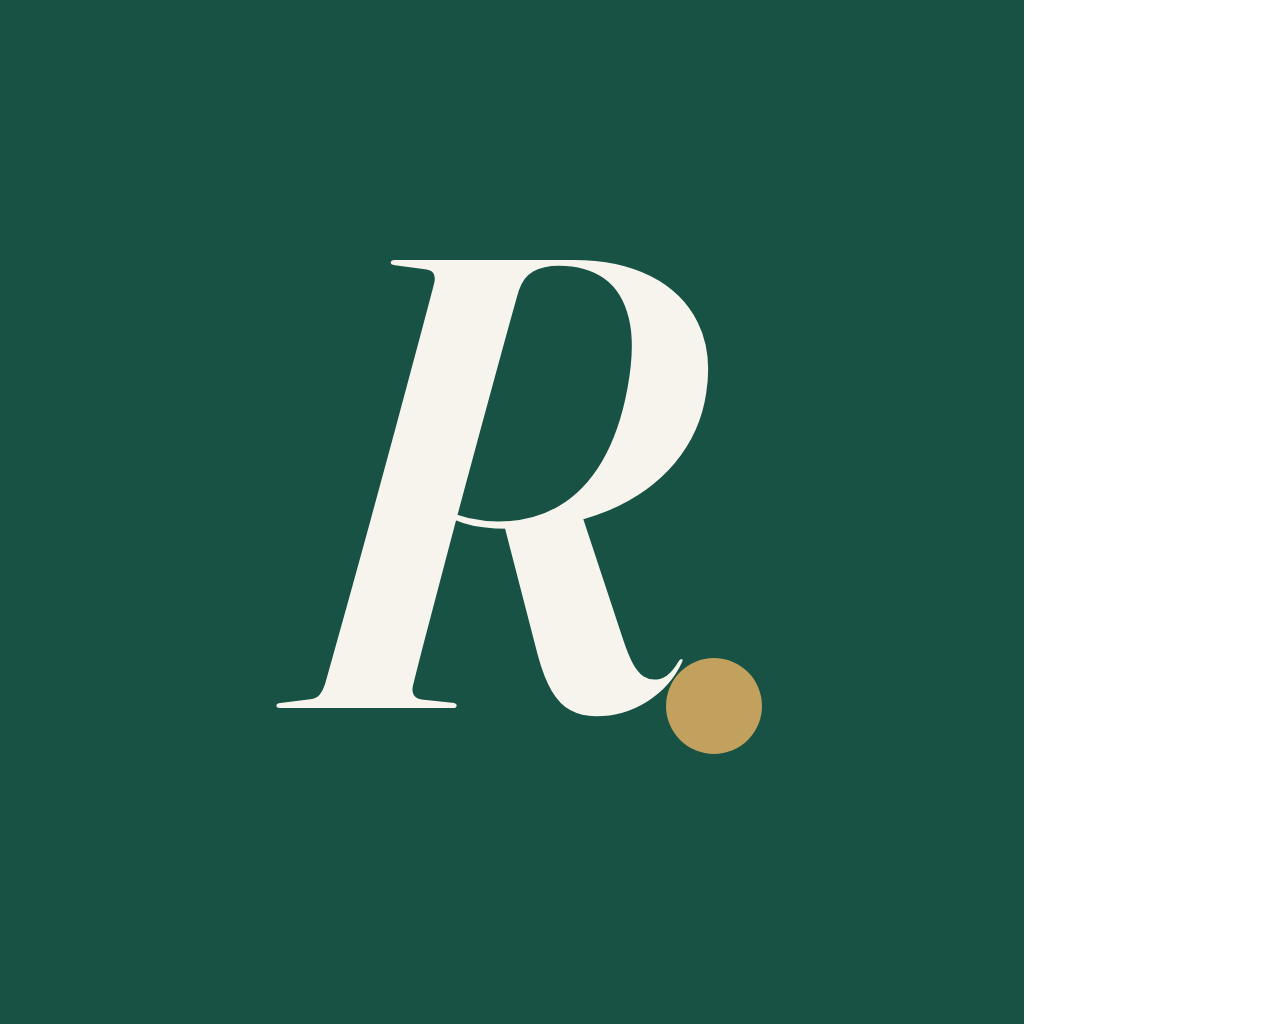
<file: design/icon/icon.html>
<!DOCTYPE html>
<html>
<head>
<meta charset="UTF-8">
<link rel="preconnect" href="https://fonts.gstatic.com" crossorigin>
<link href="https://fonts.googleapis.com/css2?family=Fraunces:ital,wght@1,600;1,700&display=swap" rel="stylesheet">
<style>
  * { margin:0; padding:0; }
  body { background:transparent; }
  .tile { width:1024px; height:1024px; display:flex; align-items:center;
          justify-content:center; position:relative; overflow:hidden; }

  /* V1 - monogram, full bleed (legacy icon) */
  .v1 { background:#175244; }
  .v1 .r { font-family:"Fraunces",serif; font-style:italic; font-weight:600;
           font-size:640px; color:#F7F4EE; line-height:1;
           margin-top:-70px; margin-left:-40px; }
  .v1 .dot { position:absolute; width:96px; height:96px; border-radius:50%;
             background:#C2A05E; right:262px; bottom:270px; }

  /* Foreground-only render for the adaptive icon: glyph at ~52% so it sits
     inside the Android safe zone; transparent background. */
  .fg { background:transparent; }
  .fg .r { font-family:"Fraunces",serif; font-style:italic; font-weight:600;
           font-size:430px; color:#F7F4EE; line-height:1;
           margin-top:-46px; margin-left:-26px; }
  .fg .dot { position:absolute; width:64px; height:64px; border-radius:50%;
             background:#C2A05E; right:388px; bottom:396px; }

  /* Monochrome (Android themed icons): white glyph only */
  .mono .r { color:#FFFFFF; }
  .mono .dot { background:#FFFFFF; }
</style>
</head>
<body>
<div class="tile" id="render"></div>
<script>
  const variant = new URLSearchParams(location.search).get('v') || 'v1';
  const tile = document.getElementById('render');
  if (variant === 'v1') {
    tile.className = 'tile v1';
    tile.innerHTML = '<span class="r">R</span><span class="dot"></span>';
  } else if (variant === 'fg') {
    tile.className = 'tile fg';
    tile.innerHTML = '<span class="r">R</span><span class="dot"></span>';
  } else if (variant === 'fgsolid') {
    tile.className = 'tile fg';
    tile.style.background = '#175244';
    tile.innerHTML = '<span class="r">R</span><span class="dot"></span>';
  } else if (variant === 'monobw') {
    tile.className = 'tile fg mono';
    tile.style.background = '#000000';
    tile.innerHTML = '<span class="r">R</span><span class="dot"></span>';
  } else if (variant === 'mono') {
    tile.className = 'tile fg mono';
    tile.innerHTML = '<span class="r">R</span><span class="dot"></span>';
  }
</script>
</body>
</html>
</file>
<file: design/base.css>
/* ===== Review-page chrome (not part of any app direction) ===== */
* { margin: 0; padding: 0; box-sizing: border-box; }

:root {
  --page-bg: #101314;
  --page-card: #191d1f;
  --page-ink: #edf1f0;
  --page-dim: #9aa6a2;
  --page-line: #2a3134;
  --page-accent: #4fd1a5;
}

body {
  background: var(--page-bg);
  color: var(--page-ink);
  font-family: "Inter", system-ui, sans-serif;
  padding-bottom: 120px;
}

.wrap { max-width: 1560px; margin: 0 auto; padding: 0 28px; }

header.hero { padding: 48px 0 8px; }
.hero h1 { font-size: 34px; font-weight: 800; letter-spacing: -0.5px; }
.hero h1 span { color: var(--page-accent); }
.hero p { color: var(--page-dim); margin-top: 8px; max-width: 760px; line-height: 1.55; }

.legend { display: flex; gap: 14px; flex-wrap: wrap; margin: 22px 0 6px; }
.legend .chip {
  display: flex; align-items: center; gap: 9px; padding: 9px 15px;
  background: var(--page-card); border: 1px solid var(--page-line); border-radius: 999px;
  font-size: 13.5px;
}
.legend .dot { width: 12px; height: 12px; border-radius: 50%; }
.legend b { font-weight: 700; }
.legend i { color: var(--page-dim); font-style: normal; }

section.block {
  background: var(--page-card); border: 1px solid var(--page-line);
  border-radius: 18px; padding: 26px 28px; margin: 26px 0;
}
section.block > h2 { font-size: 21px; font-weight: 750; letter-spacing: -0.2px; }
section.block > h2 small { color: var(--page-dim); font-weight: 500; font-size: 13.5px; margin-left: 10px; }
section.block > p.note { color: var(--page-dim); font-size: 14px; margin-top: 6px; line-height: 1.5; }

/* ----- Brief form ----- */
.grid2 { display: grid; grid-template-columns: 1fr 1fr; gap: 20px 26px; margin-top: 20px; }
.q { display: flex; flex-direction: column; gap: 8px; }
.q.full { grid-column: 1 / -1; }
.q label.t { font-weight: 650; font-size: 14.5px; }
.q label.t em { color: var(--page-dim); font-style: normal; font-weight: 450; }
.q input[type=text], .q textarea {
  background: #0d1011; border: 1px solid var(--page-line); border-radius: 10px;
  color: var(--page-ink); padding: 11px 13px; font: inherit; font-size: 14px;
}
.q textarea { min-height: 74px; resize: vertical; }
.q input:focus, .q textarea:focus { outline: 2px solid var(--page-accent); outline-offset: 0; border-color: transparent; }
.chips { display: flex; flex-wrap: wrap; gap: 8px; }
.chips label {
  padding: 8px 14px; border: 1px solid var(--page-line); border-radius: 999px;
  font-size: 13.5px; cursor: pointer; user-select: none; color: var(--page-dim);
}
.chips input { display: none; }
.chips label:has(input:checked) {
  background: var(--page-accent); color: #06231a; border-color: var(--page-accent); font-weight: 650;
}

/* ----- Screen sections + phones ----- */
.screens-title { margin-top: 44px; }
.phones { display: flex; gap: 22px; margin-top: 22px; overflow-x: auto; padding-bottom: 10px; }
.candidate { flex: 0 0 auto; width: 332px; }
.candidate .tag {
  display: flex; align-items: center; gap: 8px; margin-bottom: 10px; font-size: 13.5px;
}
.candidate .tag .dot { width: 11px; height: 11px; border-radius: 50%; }
.candidate .tag b { font-weight: 700; }
.candidate .tag span { color: var(--page-dim); }

.phone {
  width: 332px; height: 682px; border-radius: 30px; overflow: hidden;
  border: 6px solid #000; background: #fff; position: relative;
  box-shadow: 0 18px 44px rgba(0,0,0,.45);
  cursor: pointer; transition: transform .15s ease, outline .15s ease;
  outline: 3px solid transparent; outline-offset: 3px;
}
.candidate:has(input:checked) .phone { outline-color: var(--page-accent); }
.candidate .pickrow {
  margin-top: 12px; display: flex; align-items: center; gap: 9px; font-size: 14px;
}
.candidate .pickrow input[type=radio] { width: 17px; height: 17px; accent-color: var(--page-accent); }
.candidate .pickrow label { cursor: pointer; font-weight: 600; }

.screen-note { margin-top: 14px; }
.screen-note input {
  width: 100%; background: #0d1011; border: 1px solid var(--page-line); border-radius: 10px;
  color: var(--page-ink); padding: 10px 13px; font: inherit; font-size: 13.5px;
}

/* status bar + common phone scaffolding */
.sb {
  height: 30px; display: flex; justify-content: space-between; align-items: center;
  padding: 0 18px; font-size: 11.5px; font-weight: 600; letter-spacing: .2px;
}
.screen { height: 100%; display: flex; flex-direction: column; font-size: 14px; }
.body { flex: 1; overflow: hidden; position: relative; }

/* ----- Save bar ----- */
.savebar {
  position: fixed; left: 0; right: 0; bottom: 0; z-index: 50;
  background: rgba(13,16,17,.92); backdrop-filter: blur(10px);
  border-top: 1px solid var(--page-line);
}
.savebar .inner {
  max-width: 1560px; margin: 0 auto; padding: 14px 28px;
  display: flex; align-items: center; gap: 18px;
}
.savebar .progress { color: var(--page-dim); font-size: 14px; flex: 1; }
.savebar .progress b { color: var(--page-ink); }
.savebar button {
  background: var(--page-accent); color: #06231a; border: 0; border-radius: 12px;
  font: inherit; font-weight: 750; font-size: 15px; padding: 12px 26px; cursor: pointer;
}
.savebar button:hover { filter: brightness(1.08); }
.savebar .status { font-size: 13.5px; color: var(--page-dim); min-width: 160px; }
.savebar .status.ok { color: var(--page-accent); font-weight: 650; }

@media (max-width: 900px) { .grid2 { grid-template-columns: 1fr; } }
</file>
<file: design/directions.css>
/* =====================================================================
   Four Ranse design directions. Each namespace (.dA-.dD) is a complete
   mini design system applied inside a .phone frame.
   ===================================================================== */

.i { width: 22px; height: 22px; stroke: currentColor; stroke-width: 2;
     fill: none; stroke-linecap: round; stroke-linejoin: round; flex: 0 0 auto; }
.i.sm { width: 18px; height: 18px; }
.i.xs { width: 15px; height: 15px; }

/* =====================================================================
   A · IVORY POST - mail as correspondence. Fraunces + Inter.
   ===================================================================== */
.dA { --bg:#FAF7F0; --sf:#FFFFFF; --ink:#211D16; --dim:#82796A; --line:#E7E0D2;
      --acc:#1D5C45; --accink:#F6F3EA; --gold:#B08A3E;
      background: var(--bg); color: var(--ink);
      font-family: "Inter", sans-serif; }
.dA .disp { font-family: "Fraunces", serif; }
.dA .sb { color: var(--ink); }

.dA .appbar { display:flex; align-items:center; gap:14px; padding:14px 18px 10px; }
.dA .appbar .wordmark { font-family:"Fraunces",serif; font-weight:600; font-style:italic;
      font-size:24px; letter-spacing:.2px; }
.dA .appbar .folder-ind { margin-left:auto; display:flex; align-items:center; gap:6px;
      font-size:12.5px; color:var(--dim); letter-spacing:.6px; text-transform:uppercase; }
.dA .appbar .i { color: var(--ink); }

.dA .search { margin:4px 18px 10px; display:flex; align-items:center; gap:10px;
      border-bottom:1.5px solid var(--line); padding:8px 2px; color:var(--dim); font-size:14px; }

.dA .list { padding: 0 18px; }
.dA .row { display:flex; flex-direction:column; gap:3px; padding:14px 0;
      border-bottom:1px solid var(--line); position:relative; }
.dA .rtop { display:flex; align-items:baseline; gap:8px; }
.dA .sender { font-family:"Fraunces",serif; font-weight:600; font-size:16.5px; }
.dA .time { margin-left:auto; font-size:12px; color:var(--dim); }
.dA .rsub { font-size:13.8px; font-weight:500; }
.dA .rprev { font-size:13px; color:var(--dim); white-space:nowrap; overflow:hidden;
      text-overflow:ellipsis; }
.dA .row.unread .rsub::before { content:""; display:inline-block; width:7px; height:7px;
      border-radius:50%; background:var(--acc); margin-right:7px; vertical-align:2px; }
.dA .row.unread .sender { color:var(--acc); }
.dA .row .rmeta { position:absolute; right:0; bottom:14px; color:var(--dim); }

.dA .fab { position:absolute; right:18px; bottom:20px; display:flex; align-items:center;
      gap:9px; background:var(--acc); color:var(--accink); padding:14px 20px;
      border-radius:12px; font-weight:600; font-size:14.5px;
      box-shadow:0 8px 20px rgba(29,92,69,.35); }

.dA .drawer { padding:22px; height:100%; display:flex; flex-direction:column; background:var(--bg); }
.dA .dhead .wordmark { font-family:"Fraunces",serif; font-style:italic; font-weight:600; font-size:26px; }
.dA .dhead .dtag { font-size:11.5px; letter-spacing:1.4px; text-transform:uppercase;
      color:var(--gold); margin-top:2px; }
.dA .accounts { margin:20px 0 6px; border-top:1px solid var(--line); }
.dA .acct { display:flex; align-items:center; gap:12px; padding:13px 2px;
      border-bottom:1px solid var(--line); }
.dA .acct .aav { width:34px; height:34px; border-radius:50%; background:var(--acc);
      color:var(--accink); display:flex; align-items:center; justify-content:center;
      font-family:"Fraunces",serif; font-size:15px; }
.dA .acct.alt .aav { background:var(--gold); }
.dA .acct .aname { font-weight:600; font-size:14px; }
.dA .acct .amail { font-size:12px; color:var(--dim); }
.dA .acct .i { margin-left:auto; color:var(--acc); }
.dA .folders { margin-top:16px; }
.dA .f { display:flex; align-items:center; gap:13px; padding:12px 4px; font-size:15px; }
.dA .f .i { color:var(--dim); }
.dA .f.active { font-weight:650; color:var(--acc); }
.dA .f.active .i { color:var(--acc); }
.dA .fcount { margin-left:auto; font-size:12.5px; color:var(--dim); }
.dA .f.active .fcount { color:var(--acc); font-weight:600; }

.dA .msg { padding:8px 20px; }
.dA .msubj { font-family:"Fraunces",serif; font-weight:600; font-size:21px; line-height:1.25;
      margin:8px 0 14px; }
.dA .mfrom { display:flex; align-items:center; gap:11px; padding-bottom:14px;
      border-bottom:1px solid var(--line); }
.dA .mfrom .aav { width:38px; height:38px; border-radius:50%; background:var(--acc);
      color:var(--accink); display:flex; align-items:center; justify-content:center;
      font-family:"Fraunces",serif; }
.dA .fname { font-weight:600; font-size:14.5px; }
.dA .fmail { font-size:12.5px; color:var(--dim); }
.dA .mtime { margin-left:auto; font-size:12px; color:var(--dim); }
.dA .mbody { padding:16px 0; font-size:14.3px; line-height:1.65; color:#3A342A; }
.dA .mbody p + p { margin-top:12px; }
.dA .attchip { display:inline-flex; align-items:center; gap:8px; border:1px solid var(--line);
      background:var(--sf); padding:9px 13px; border-radius:9px; font-size:13px; margin-top:6px; }
.dA .attchip b { font-weight:600; }
.dA .attchip span { color:var(--dim); font-size:12px; }
.dA .actionbar { display:flex; gap:10px; padding:12px 18px 16px; margin-top:auto; }
.dA .act { flex:1; display:flex; align-items:center; justify-content:center; gap:8px;
      border:1.5px solid var(--acc); color:var(--acc); border-radius:10px; padding:11px 0;
      font-weight:600; font-size:13.5px; }
.dA .act.primary { background:var(--acc); color:var(--accink); }

.dA .replyinline { margin:14px 18px; border:1.5px solid var(--line); border-radius:12px;
      background:var(--sf); padding:14px; }
.dA .replyinline .rto { font-size:12.5px; color:var(--dim); padding-bottom:9px;
      border-bottom:1px solid var(--line); margin-bottom:10px; }
.dA .replyinline .rto b { color:var(--ink); font-weight:600; }
.dA .rtext { font-size:14px; line-height:1.6; color:#3A342A; min-height:66px; }
.dA .quote { border-left:2.5px solid var(--gold); padding:6px 0 6px 12px; margin-top:12px;
      color:var(--dim); font-size:12.8px; line-height:1.5; }
.dA .rsendrow { display:flex; align-items:center; margin-top:12px; }
.dA .rsendrow .i { color:var(--dim); margin-right:14px; }
.dA .sendbtn { margin-left:auto; display:flex; align-items:center; gap:8px; background:var(--acc);
      color:var(--accink); padding:10px 18px; border-radius:10px; font-weight:600; font-size:13.5px; }

.dA .cform { padding:4px 20px; display:flex; flex-direction:column; height:100%; }
.dA .cfield { display:flex; gap:10px; align-items:baseline; padding:12px 0;
      border-bottom:1px solid var(--line); font-size:14px; }
.dA .cfield .lab { color:var(--dim); font-size:13px; width:52px; }
.dA .cfield .val b { font-weight:600; }
.dA .cfield .cc { margin-left:auto; color:var(--acc); font-size:13px; font-weight:600; }
.dA .csubject { font-family:"Fraunces",serif; font-weight:600; font-size:17px; }
.dA .cbody { flex:1; padding:16px 0; font-size:14.3px; line-height:1.65; color:#3A342A; }
.dA .cbody .cursor { display:inline-block; width:1.5px; height:17px; background:var(--acc);
      vertical-align:-3px; animation:blink 1.1s infinite; }
@keyframes blink { 50% { opacity:0; } }
.dA .fmtbar { display:flex; gap:18px; align-items:center; padding:11px 4px; color:var(--dim);
      border-top:1px solid var(--line); font-size:14.5px; }
.dA .fmtbar b { font-weight:700; } .dA .fmtbar i { font-style:italic; }
.dA .fmtbar u { text-decoration:underline; }

.dA .glabel { padding:14px 18px 4px; font-size:11.5px; letter-spacing:1.3px;
      text-transform:uppercase; color:var(--gold); font-weight:600; }
.dA .fchips { display:flex; gap:8px; padding:10px 18px 2px; flex-wrap:wrap; }
.dA .fc { border:1px solid var(--line); background:var(--sf); border-radius:999px;
      padding:7px 13px; font-size:12.5px; color:var(--dim); }
.dA .fc.on { border-color:var(--acc); color:var(--acc); font-weight:600; }

.dA .set { padding:6px 18px; }
.dA .sethead { font-family:"Fraunces",serif; font-weight:600; font-size:22px; padding:10px 0 6px; }
.dA .srow { display:flex; align-items:center; gap:14px; padding:14px 2px;
      border-bottom:1px solid var(--line); }
.dA .srow .i { color:var(--acc); }
.dA .st { font-weight:550; font-size:14.5px; }
.dA .ss { font-size:12.5px; color:var(--dim); margin-top:1px; }
.dA .tgl { margin-left:auto; width:42px; height:24px; border-radius:99px; background:var(--line);
      position:relative; }
.dA .tgl.on { background:var(--acc); }
.dA .tgl::after { content:""; position:absolute; width:18px; height:18px; border-radius:50%;
      background:#fff; top:3px; left:3px; }
.dA .tgl.on::after { left:21px; }
.dA .seg { display:flex; border:1.5px solid var(--acc); border-radius:10px; overflow:hidden;
      margin:12px 0 4px; }
.dA .seg span { flex:1; text-align:center; padding:9px 0; font-size:13px; color:var(--acc); }
.dA .seg .on { background:var(--acc); color:var(--accink); font-weight:600; }

.dA .selbar { display:flex; align-items:center; gap:16px; padding:14px 18px;
      background:var(--acc); color:var(--accink); }
.dA .selbar b { font-family:"Fraunces",serif; font-size:16px; margin-right:auto; }
.dA .cb { width:21px; height:21px; border:1.6px solid var(--dim); border-radius:50%; flex:0 0 auto; }
.dA .cb.on { background:var(--acc); border-color:var(--acc); position:relative; }
.dA .cb.on::after { content:"✓"; position:absolute; inset:0; display:flex; align-items:center;
      justify-content:center; color:var(--accink); font-size:12px; }
.dA .rowsel { display:flex; gap:13px; align-items:flex-start; padding:14px 18px;
      border-bottom:1px solid var(--line); }
.dA .rowsel.on { background:#F1EBDD; }
.dA .rowsel .rw { flex:1; min-width:0; }

.dA .empty { height:100%; display:flex; flex-direction:column; align-items:center;
      justify-content:center; text-align:center; padding:0 40px; gap:10px; }
.dA .eart { font-family:"Fraunces",serif; font-style:italic; font-size:64px; color:var(--gold); }
.dA .etitle { font-family:"Fraunces",serif; font-weight:600; font-size:22px; }
.dA .etext { color:var(--dim); font-size:13.8px; line-height:1.6; }

.dA .signin { height:100%; display:flex; flex-direction:column; padding:0 30px; }
.dA .signin .wordmark { font-family:"Fraunces",serif; font-style:italic; font-weight:600;
      font-size:42px; margin-top:96px; }
.dA .signin .stag { color:var(--gold); letter-spacing:2.5px; text-transform:uppercase;
      font-size:11px; margin-top:6px; }
.dA .sfield { border-bottom:1.5px solid var(--line); padding:22px 0 10px; font-size:15px; }
.dA .sfield .flab { font-size:11px; letter-spacing:1.2px; text-transform:uppercase;
      color:var(--dim); display:block; margin-bottom:6px; }
.dA .sbtn { margin-top:34px; background:var(--acc); color:var(--accink); text-align:center;
      padding:15px 0; border-radius:12px; font-weight:600; font-size:15px; }
.dA .shelp { text-align:center; color:var(--dim); font-size:12.5px; margin-top:16px; line-height:1.6; }

/* =====================================================================
   B · SIGNAL - tech-forward product. Space Grotesk + Inter.
   ===================================================================== */
.dB { --bg:#F2F6F3; --sf:#FFFFFF; --brand:#0B3D2E; --lime:#C8F55B; --ink:#0E1512;
      --dim:#5E6E66; --line:#DFE8E2;
      background:var(--bg); color:var(--ink); font-family:"Inter",sans-serif; }
.dB .disp { font-family:"Space Grotesk",sans-serif; }
.dB .sb { color:#fff; background:var(--brand); }

.dB .appbar { background:var(--brand); color:#fff; padding:12px 16px 16px; }
.dB .abtop { display:flex; align-items:center; gap:12px; }
.dB .abtop .logo { font-family:"Space Grotesk",sans-serif; font-weight:700; font-size:21px;
      letter-spacing:-.3px; }
.dB .abtop .logo em { color:var(--lime); font-style:normal; }
.dB .abtop .av-me { margin-left:auto; width:32px; height:32px; border-radius:10px;
      background:var(--lime); color:var(--brand); font-weight:700; font-size:14px;
      display:flex; align-items:center; justify-content:center;
      font-family:"Space Grotesk",sans-serif; }
.dB .search { margin-top:13px; background:rgba(255,255,255,.13); border-radius:12px;
      display:flex; align-items:center; gap:10px; padding:11px 14px; color:#CFE0D6;
      font-size:13.5px; }
.dB .foldertabs { display:flex; gap:8px; padding:14px 16px 6px; overflow:hidden; }
.dB .ft { font-family:"Space Grotesk",sans-serif; font-size:13px; font-weight:600;
      padding:8px 14px; border-radius:99px; background:var(--sf); color:var(--dim);
      border:1px solid var(--line); display:flex; gap:7px; align-items:center; }
.dB .ft.on { background:var(--brand); color:#fff; border-color:var(--brand); }
.dB .ft .n { background:var(--lime); color:var(--brand); border-radius:99px; font-size:10.5px;
      padding:1.5px 7px; font-weight:700; }
.dB .ft:not(.on) .n { background:#EAF1EC; color:var(--dim); }

.dB .list { padding:6px 16px 0; }
.dB .row { display:flex; gap:12px; background:var(--sf); border-radius:16px; padding:13px 14px;
      margin-bottom:9px; align-items:flex-start; position:relative; overflow:hidden; }
.dB .row .av { width:40px; height:40px; border-radius:13px; background:#E4EFE7; color:var(--brand);
      display:flex; align-items:center; justify-content:center; font-weight:700;
      font-family:"Space Grotesk",sans-serif; font-size:15px; }
.dB .row.unread { box-shadow:inset 3.5px 0 0 var(--lime); }
.dB .row.unread .av { background:var(--brand); color:var(--lime); }
.dB .rmain { flex:1; min-width:0; }
.dB .rtop { display:flex; align-items:baseline; gap:8px; }
.dB .sender { font-family:"Space Grotesk",sans-serif; font-weight:600; font-size:14.8px; }
.dB .row.unread .sender { font-weight:700; }
.dB .time { margin-left:auto; font-size:11.5px; color:var(--dim); }
.dB .row.unread .time { color:var(--brand); font-weight:700; }
.dB .rsub { font-size:13.3px; font-weight:600; color:var(--ink); margin-top:2px;
      white-space:nowrap; overflow:hidden; text-overflow:ellipsis; }
.dB .row:not(.unread) .rsub { font-weight:450; }
.dB .rprev { font-size:12.5px; color:var(--dim); white-space:nowrap; overflow:hidden;
      text-overflow:ellipsis; margin-top:1px; }
.dB .rbadges { display:flex; gap:6px; margin-top:7px; }
.dB .bdg { font-size:10.5px; font-weight:700; padding:3px 8px; border-radius:6px;
      background:#EAF1EC; color:var(--dim); display:flex; align-items:center; gap:4px; }
.dB .bdg.lime { background:var(--lime); color:var(--brand); }

.dB .fab { position:absolute; right:16px; bottom:86px; width:58px; height:58px; border-radius:19px;
      background:var(--lime); color:var(--brand); display:flex; align-items:center;
      justify-content:center; box-shadow:0 10px 26px rgba(11,61,46,.35); }
.dB .nav { position:absolute; left:16px; right:16px; bottom:16px; background:var(--brand);
      border-radius:18px; display:flex; padding:8px; }
.dB .ni { flex:1; display:flex; flex-direction:column; align-items:center; gap:3px; padding:7px 0;
      color:#9DB8AC; font-size:10px; font-weight:600; border-radius:12px; }
.dB .ni.active { background:rgba(200,245,91,.16); color:var(--lime); }

.dB .drawer { height:100%; background:var(--brand); color:#fff; padding:20px;
      display:flex; flex-direction:column; }
.dB .drawer .logo { font-family:"Space Grotesk",sans-serif; font-weight:700; font-size:24px; }
.dB .drawer .logo em { color:var(--lime); font-style:normal; }
.dB .acard { background:rgba(255,255,255,.08); border:1px solid rgba(255,255,255,.12);
      border-radius:16px; padding:14px; margin-top:18px; display:flex; gap:12px; align-items:center; }
.dB .acard .aav { width:40px; height:40px; border-radius:12px; background:var(--lime);
      color:var(--brand); font-weight:700; display:flex; align-items:center; justify-content:center;
      font-family:"Space Grotesk",sans-serif; }
.dB .acard .aname { font-weight:700; font-size:14.5px; }
.dB .acard .amail { font-size:12px; color:#AFC8BC; }
.dB .acard .i { margin-left:auto; color:var(--lime); }
.dB .amini { display:flex; gap:9px; margin-top:10px; }
.dB .amini .m { width:36px; height:36px; border-radius:11px; background:rgba(255,255,255,.1);
      display:flex; align-items:center; justify-content:center; font-weight:700; font-size:13px;
      font-family:"Space Grotesk",sans-serif; color:#CFE0D6; border:1px solid rgba(255,255,255,.14); }
.dB .amini .m.add { color:var(--lime); }
.dB .folders { margin-top:22px; }
.dB .f { display:flex; align-items:center; gap:13px; padding:12px 10px; border-radius:12px;
      font-size:14.5px; font-weight:500; color:#D7E5DC; }
.dB .f.active { background:rgba(200,245,91,.14); color:var(--lime); font-weight:700; }
.dB .fcount { margin-left:auto; font-size:11.5px; background:rgba(255,255,255,.1);
      padding:2px 9px; border-radius:99px; }
.dB .f.active .fcount { background:var(--lime); color:var(--brand); font-weight:700; }

.dB .msgwrap { background:var(--bg); height:100%; display:flex; flex-direction:column; }
.dB .mhead { background:var(--brand); color:#fff; padding:12px 16px 18px; }
.dB .mhead .mtop { display:flex; align-items:center; gap:14px; margin-bottom:14px; }
.dB .mhead .msubj { font-family:"Space Grotesk",sans-serif; font-weight:700; font-size:19px;
      line-height:1.3; }
.dB .mcard { background:var(--sf); margin:14px 16px; border-radius:18px; padding:16px; flex:1; }
.dB .mfrom { display:flex; gap:11px; align-items:center; padding-bottom:13px;
      border-bottom:1px solid var(--line); }
.dB .mfrom .av { width:40px; height:40px; border-radius:13px; background:var(--brand);
      color:var(--lime); font-weight:700; display:flex; align-items:center; justify-content:center;
      font-family:"Space Grotesk",sans-serif; }
.dB .fname { font-weight:700; font-size:14.5px; }
.dB .fmail { font-size:12px; color:var(--dim); }
.dB .mtime { margin-left:auto; font-size:11.5px; color:var(--dim); }
.dB .mbody { padding:14px 2px; font-size:14px; line-height:1.65; color:#26302B; }
.dB .mbody p + p { margin-top:11px; }
.dB .attchip { display:inline-flex; align-items:center; gap:9px; background:#EAF1EC;
      padding:10px 13px; border-radius:12px; font-size:12.5px; font-weight:600; margin-top:8px; }
.dB .attchip .i { color:var(--brand); }
.dB .attchip span { color:var(--dim); font-weight:450; }
.dB .actionbar { display:flex; gap:9px; padding:0 16px 16px; }
.dB .act { flex:1; display:flex; align-items:center; justify-content:center; gap:7px;
      background:var(--sf); border:1px solid var(--line); border-radius:13px; padding:12px 0;
      font-weight:600; font-size:13px; font-family:"Space Grotesk",sans-serif; }
.dB .act.primary { background:var(--lime); border-color:var(--lime); color:var(--brand); font-weight:700; }

.dB .sheetdim { position:absolute; inset:0; background:rgba(11,20,16,.45); }
.dB .sheet { position:absolute; left:0; right:0; bottom:0; background:var(--sf);
      border-radius:24px 24px 0 0; padding:10px 18px 18px; }
.dB .grab { width:44px; height:4.5px; border-radius:99px; background:var(--line); margin:4px auto 12px; }
.dB .sheet .shto { display:flex; align-items:center; gap:9px; font-size:13px; color:var(--dim);
      padding-bottom:11px; border-bottom:1px solid var(--line); }
.dB .sheet .shto b { color:var(--ink); font-weight:650; }
.dB .sheet .shto .pill { background:#EAF1EC; border-radius:99px; padding:4px 11px; font-size:12px;
      font-weight:600; color:var(--brand); }
.dB .rtext { padding:14px 2px; font-size:14.5px; line-height:1.6; min-height:88px; color:#26302B; }
.dB .shbar { display:flex; align-items:center; gap:16px; color:var(--dim); }
.dB .shbar .sendbtn { margin-left:auto; display:flex; align-items:center; gap:8px;
      background:var(--brand); color:var(--lime); padding:11px 20px; border-radius:13px;
      font-weight:700; font-size:13.5px; font-family:"Space Grotesk",sans-serif; }

.dB .cwrap { height:100%; display:flex; flex-direction:column; background:var(--bg); }
.dB .chead { background:var(--brand); color:#fff; padding:12px 16px; display:flex;
      align-items:center; gap:13px; }
.dB .chead .ct { font-family:"Space Grotesk",sans-serif; font-weight:700; font-size:17px; }
.dB .chead .sendbtn { margin-left:auto; display:flex; align-items:center; gap:7px;
      background:var(--lime); color:var(--brand); padding:9px 16px; border-radius:11px;
      font-weight:700; font-size:13px; }
.dB .ccard { background:var(--sf); margin:14px 16px; border-radius:18px; padding:4px 16px; flex:1;
      display:flex; flex-direction:column; }
.dB .cfield { display:flex; gap:10px; align-items:center; padding:13px 0;
      border-bottom:1px solid var(--line); font-size:14px; }
.dB .cfield .lab { color:var(--dim); font-size:12.5px; width:46px; }
.dB .cfield .chiprec { background:#EAF1EC; color:var(--brand); font-weight:600; font-size:12.5px;
      border-radius:99px; padding:5px 12px; }
.dB .cfield .cc { margin-left:auto; color:var(--brand); font-weight:700; font-size:12.5px; }
.dB .csubject { font-weight:650; }
.dB .cbody { flex:1; padding:14px 0; font-size:14.3px; line-height:1.6; color:#26302B; }
.dB .fmtbar { display:flex; gap:17px; align-items:center; padding:12px 2px; color:var(--dim);
      border-top:1px solid var(--line); font-size:14.5px; }
.dB .fmtbar b { font-weight:800; } .dB .fmtbar u { text-decoration:underline; }

.dB .glabel { padding:15px 18px 6px; font-family:"Space Grotesk",sans-serif; font-weight:700;
      font-size:12.5px; color:var(--dim); text-transform:uppercase; letter-spacing:1px; }
.dB .fchips { display:flex; gap:8px; padding:12px 16px 0; flex-wrap:wrap; }
.dB .fc { background:var(--sf); border:1px solid var(--line); border-radius:99px; padding:8px 14px;
      font-size:12.5px; font-weight:600; color:var(--dim); }
.dB .fc.on { background:var(--brand); border-color:var(--brand); color:var(--lime); }

.dB .set { padding:8px 16px; }
.dB .scard { background:var(--sf); border-radius:16px; padding:2px 14px; margin-bottom:12px; }
.dB .srow { display:flex; align-items:center; gap:13px; padding:13px 0;
      border-bottom:1px solid var(--line); }
.dB .scard .srow:last-child { border-bottom:0; }
.dB .srow .ic { width:34px; height:34px; border-radius:11px; background:#EAF1EC; color:var(--brand);
      display:flex; align-items:center; justify-content:center; }
.dB .st { font-weight:600; font-size:14px; }
.dB .ss { font-size:12px; color:var(--dim); margin-top:1px; }
.dB .tgl { margin-left:auto; width:44px; height:25px; border-radius:99px; background:var(--line);
      position:relative; }
.dB .tgl.on { background:var(--brand); }
.dB .tgl::after { content:""; position:absolute; width:19px; height:19px; border-radius:50%;
      background:#fff; top:3px; left:3px; }
.dB .tgl.on::after { left:22px; background:var(--lime); }

.dB .selhead { background:var(--brand); color:#fff; padding:16px; display:flex; align-items:center;
      gap:15px; }
.dB .selhead b { font-family:"Space Grotesk",sans-serif; font-size:17px; margin-right:auto; }
.dB .selhead .i { color:var(--lime); }
.dB .rowsel { display:flex; gap:11px; background:var(--sf); border-radius:16px; padding:13px 14px;
      margin:0 16px 9px; align-items:center; }
.dB .rowsel.on { outline:2px solid var(--lime); background:#FBFFEF; }
.dB .cb { width:22px; height:22px; border-radius:8px; border:2px solid var(--line); flex:0 0 auto; }
.dB .cb.on { background:var(--lime); border-color:var(--lime); position:relative; }
.dB .cb.on::after { content:"✓"; position:absolute; inset:0; display:flex; align-items:center;
      justify-content:center; color:var(--brand); font-weight:800; font-size:13px; }
.dB .rw { flex:1; min-width:0; }

.dB .empty { height:100%; display:flex; flex-direction:column; align-items:center;
      justify-content:center; text-align:center; padding:0 36px; gap:12px; }
.dB .eart { width:96px; height:96px; border-radius:30px; background:var(--brand); color:var(--lime);
      display:flex; align-items:center; justify-content:center; font-size:44px;
      font-family:"Space Grotesk",sans-serif; font-weight:700; }
.dB .etitle { font-family:"Space Grotesk",sans-serif; font-weight:700; font-size:21px; }
.dB .etext { color:var(--dim); font-size:13.5px; line-height:1.6; }
.dB .ebtn { background:var(--lime); color:var(--brand); font-weight:700; border-radius:13px;
      padding:12px 24px; font-size:14px; margin-top:6px; }

.dB .signin { height:100%; background:var(--brand); color:#fff; padding:0 28px;
      display:flex; flex-direction:column; }
.dB .signin .logo { font-family:"Space Grotesk",sans-serif; font-weight:700; font-size:40px;
      margin-top:84px; letter-spacing:-1px; }
.dB .signin .logo em { color:var(--lime); font-style:normal; }
.dB .signin .stag { color:#AFC8BC; font-size:14px; margin-top:8px; line-height:1.5; }
.dB .sfield { background:rgba(255,255,255,.09); border:1px solid rgba(255,255,255,.14);
      border-radius:14px; padding:13px 15px; margin-top:14px; font-size:14.5px; }
.dB .sfield .flab { display:block; font-size:10.5px; letter-spacing:1px; text-transform:uppercase;
      color:#9DB8AC; margin-bottom:4px; }
.dB .sbtn { margin-top:26px; background:var(--lime); color:var(--brand); text-align:center;
      padding:15px 0; border-radius:14px; font-weight:800; font-size:15px;
      font-family:"Space Grotesk",sans-serif; }
.dB .shelp { text-align:center; color:#9DB8AC; font-size:12.5px; margin-top:16px; line-height:1.6; }

/* =====================================================================
   C · SUNBIRD - warm Nigerian-modern. Plus Jakarta Sans.
   ===================================================================== */
.dC { --bg:#FFF8F0; --sf:#FFFFFF; --terra:#C4552D; --indigo:#2E3A6E; --olive:#6C7A33;
      --ink:#241F1C; --dim:#8A7E76; --line:#F0E4D8;
      background:var(--bg); color:var(--ink); font-family:"Plus Jakarta Sans",sans-serif; }
.dC .sb { color:var(--ink); }

.dC .appbar { padding:14px 18px 4px; }
.dC .abtop { display:flex; align-items:center; gap:12px; }
.dC .hello { font-size:12.5px; color:var(--dim); }
.dC .abname { font-weight:800; font-size:20px; letter-spacing:-.3px; }
.dC .abname span { color:var(--terra); }
.dC .av-me { margin-left:auto; width:40px; height:40px; border-radius:50%;
      background:var(--indigo); color:#fff; font-weight:700; display:flex; align-items:center;
      justify-content:center; border:2.5px solid #fff; box-shadow:0 3px 10px rgba(46,58,110,.25); }
.dC .search { margin:14px 18px 4px; background:var(--sf); border-radius:16px; display:flex;
      align-items:center; gap:10px; padding:13px 15px; color:var(--dim); font-size:13.5px;
      box-shadow:0 2px 10px rgba(36,31,28,.05); }
.dC .foldertabs { display:flex; gap:18px; padding:14px 20px 2px; font-size:13.5px; font-weight:600;
      color:var(--dim); }
.dC .ft.on { color:var(--terra); position:relative; }
.dC .ft.on::after { content:""; position:absolute; left:20%; right:20%; bottom:-7px; height:3px;
      border-radius:99px; background:var(--terra); }

.dC .list { padding:12px 16px 0; }
.dC .row { display:flex; gap:12px; background:var(--sf); border-radius:20px; padding:14px;
      margin-bottom:10px; box-shadow:0 2px 12px rgba(36,31,28,.05); align-items:flex-start; }
.dC .row .av { width:44px; height:44px; border-radius:50%; color:#fff; font-weight:700;
      display:flex; align-items:center; justify-content:center; font-size:15px; }
.dC .av.t { background:var(--terra); } .dC .av.n { background:var(--indigo); }
.dC .av.o { background:var(--olive); }
.dC .rmain { flex:1; min-width:0; }
.dC .rtop { display:flex; align-items:center; gap:8px; }
.dC .sender { font-weight:700; font-size:14.5px; }
.dC .time { margin-left:auto; font-size:11.5px; color:var(--dim); }
.dC .rsub { font-size:13.2px; font-weight:600; margin-top:2px; white-space:nowrap;
      overflow:hidden; text-overflow:ellipsis; }
.dC .row:not(.unread) .rsub { font-weight:500; color:#4C443E; }
.dC .rprev { font-size:12.5px; color:var(--dim); white-space:nowrap; overflow:hidden;
      text-overflow:ellipsis; margin-top:2px; }
.dC .row.unread { border:1.5px solid #F3D9CB; }
.dC .row.unread .time { color:var(--terra); font-weight:700; }
.dC .newpill { background:#FBEAE1; color:var(--terra); font-size:10px; font-weight:800;
      border-radius:99px; padding:3px 8px; letter-spacing:.3px; }
.dC .attpill { display:inline-flex; align-items:center; gap:5px; background:#EEF0F8;
      color:var(--indigo); font-size:11px; font-weight:700; border-radius:99px; padding:4px 10px;
      margin-top:7px; }

.dC .fab { position:absolute; right:18px; bottom:92px; width:60px; height:60px; border-radius:22px;
      background:var(--terra); color:#fff; display:flex; align-items:center; justify-content:center;
      box-shadow:0 12px 26px rgba(196,85,45,.4); }
.dC .nav { position:absolute; left:18px; right:18px; bottom:16px; background:var(--sf);
      border-radius:22px; display:flex; padding:9px; box-shadow:0 8px 30px rgba(36,31,28,.12); }
.dC .ni { flex:1; display:flex; flex-direction:column; align-items:center; gap:3px; padding:7px 0;
      color:var(--dim); font-size:10px; font-weight:700; border-radius:15px; }
.dC .ni.active { background:#FBEAE1; color:var(--terra); }
.dC .ni .nb { position:absolute; margin-left:22px; margin-top:-3px; background:var(--terra);
      color:#fff; font-size:9px; border-radius:99px; padding:1px 5.5px; font-weight:800; }

.dC .drawer { height:100%; padding:20px; display:flex; flex-direction:column; background:var(--bg); }
.dC .drawer .dtitle { font-weight:800; font-size:21px; letter-spacing:-.3px; }
.dC .drawer .dtitle span { color:var(--terra); }
.dC .acard { border-radius:20px; padding:15px; margin-top:16px; color:#fff;
      background:linear-gradient(135deg, var(--indigo), #4A5AA8); display:flex; gap:12px;
      align-items:center; }
.dC .acard .aav { width:42px; height:42px; border-radius:50%; background:#fff; color:var(--indigo);
      font-weight:800; display:flex; align-items:center; justify-content:center; }
.dC .acard .aname { font-weight:800; font-size:14.5px; }
.dC .acard .amail { font-size:12px; opacity:.75; }
.dC .acard .i { margin-left:auto; }
.dC .arow { display:flex; gap:10px; margin-top:12px; }
.dC .apill { flex:1; background:var(--sf); border-radius:16px; padding:10px 12px; display:flex;
      gap:9px; align-items:center; box-shadow:0 2px 8px rgba(36,31,28,.05); }
.dC .apill .aav { width:30px; height:30px; border-radius:50%; background:var(--terra); color:#fff;
      font-weight:800; font-size:12px; display:flex; align-items:center; justify-content:center; }
.dC .apill.add .aav { background:#FBEAE1; color:var(--terra); }
.dC .apill span { font-size:12px; font-weight:700; }
.dC .folders { margin-top:20px; background:var(--sf); border-radius:22px; padding:6px 14px;
      box-shadow:0 2px 12px rgba(36,31,28,.05); }
.dC .f { display:flex; align-items:center; gap:13px; padding:13px 4px; font-size:14.5px;
      font-weight:600; border-bottom:1px solid var(--line); }
.dC .folders .f:last-child { border-bottom:0; }
.dC .f .ic { width:34px; height:34px; border-radius:12px; display:flex; align-items:center;
      justify-content:center; background:#FBEAE1; color:var(--terra); }
.dC .f:nth-child(2) .ic { background:#EEF0F8; color:var(--indigo); }
.dC .f:nth-child(3) .ic { background:#F1F3E3; color:var(--olive); }
.dC .f:nth-child(4) .ic { background:#FCF3D9; color:#A87B1E; }
.dC .f:nth-child(5) .ic { background:#F6E7E7; color:#9C3838; }
.dC .fcount { margin-left:auto; color:var(--dim); font-size:12px; font-weight:700; }
.dC .f.active .fcount { background:var(--terra); color:#fff; border-radius:99px; padding:2px 9px; }

.dC .msg { padding:6px 18px; display:flex; flex-direction:column; height:100%; }
.dC .msubj { font-weight:800; font-size:19.5px; line-height:1.3; margin:8px 0 12px;
      letter-spacing:-.2px; }
.dC .mcard { background:var(--sf); border-radius:20px; padding:15px;
      box-shadow:0 2px 12px rgba(36,31,28,.05); flex:1; }
.dC .mfrom { display:flex; gap:11px; align-items:center; padding-bottom:13px;
      border-bottom:1px solid var(--line); }
.dC .mfrom .av { width:42px; height:42px; border-radius:50%; background:var(--terra); color:#fff;
      font-weight:800; display:flex; align-items:center; justify-content:center; }
.dC .fname { font-weight:800; font-size:14.5px; }
.dC .fmail { font-size:12px; color:var(--dim); }
.dC .mtime { margin-left:auto; font-size:11.5px; color:var(--dim); }
.dC .mbody { padding:14px 2px; font-size:14px; line-height:1.7; color:#3E3630; }
.dC .mbody p + p { margin-top:11px; }
.dC .attchip { display:inline-flex; align-items:center; gap:9px; background:#EEF0F8;
      color:var(--indigo); padding:10px 14px; border-radius:14px; font-size:12.5px;
      font-weight:700; margin-top:8px; }
.dC .attchip span { color:var(--dim); font-weight:500; }
.dC .actionbar { display:flex; gap:9px; padding:14px 0 16px; }
.dC .act { flex:1; display:flex; align-items:center; justify-content:center; gap:7px;
      background:var(--sf); border-radius:16px; padding:12px 0; font-weight:700; font-size:12.5px;
      box-shadow:0 2px 8px rgba(36,31,28,.06); color:var(--indigo); }
.dC .act.primary { background:var(--terra); color:#fff; }

.dC .thread { padding:10px 16px; display:flex; flex-direction:column; gap:12px; }
.dC .bubble { max-width:86%; background:var(--sf); border-radius:20px 20px 20px 6px; padding:13px 15px;
      box-shadow:0 2px 10px rgba(36,31,28,.05); }
.dC .bubble .bwho { font-size:11.5px; font-weight:800; color:var(--terra); margin-bottom:4px; }
.dC .bubble .btext { font-size:13.5px; line-height:1.55; color:#3E3630; }
.dC .bubble .btime { font-size:10.5px; color:var(--dim); margin-top:6px; text-align:right; }
.dC .bubble.me { align-self:flex-end; background:var(--indigo); color:#fff;
      border-radius:20px 20px 6px 20px; }
.dC .bubble.me .bwho { color:#B9C4F0; }
.dC .bubble.me .btext { color:#fff; }
.dC .bubble.me .btime { color:#B9C4F0; }
.dC .replydock { position:absolute; left:14px; right:14px; bottom:14px; background:var(--sf);
      border-radius:20px; display:flex; align-items:center; gap:10px; padding:9px 9px 9px 17px;
      box-shadow:0 8px 26px rgba(36,31,28,.14); font-size:13.5px; color:var(--dim); }
.dC .replydock .sendfab { margin-left:auto; width:42px; height:42px; border-radius:15px;
      background:var(--terra); color:#fff; display:flex; align-items:center; justify-content:center; }

.dC .cwrap { height:100%; display:flex; flex-direction:column; }
.dC .chead { display:flex; align-items:center; gap:13px; padding:14px 18px; }
.dC .chead .ct { font-weight:800; font-size:18px; }
.dC .chead .sendbtn { margin-left:auto; display:flex; align-items:center; gap:7px;
      background:var(--terra); color:#fff; padding:10px 18px; border-radius:14px; font-weight:800;
      font-size:13px; }
.dC .ccard { background:var(--sf); margin:2px 16px 16px; border-radius:22px; padding:4px 16px;
      flex:1; display:flex; flex-direction:column; box-shadow:0 2px 12px rgba(36,31,28,.05); }
.dC .cfield { display:flex; gap:10px; align-items:center; padding:13px 0;
      border-bottom:1px solid var(--line); font-size:14px; }
.dC .cfield .lab { color:var(--dim); font-size:12.5px; width:50px; font-weight:600; }
.dC .chiprec { background:#FBEAE1; color:var(--terra); font-weight:700; font-size:12.5px;
      border-radius:99px; padding:5px 12px; }
.dC .cfield .cc { margin-left:auto; color:var(--indigo); font-weight:800; font-size:12.5px; }
.dC .csubject { font-weight:700; }
.dC .cbody { flex:1; padding:14px 0; font-size:14px; line-height:1.65; color:#3E3630; }
.dC .fmtbar { display:flex; gap:17px; align-items:center; padding:12px 2px; color:var(--dim);
      border-top:1px solid var(--line); font-size:14.5px; }
.dC .fmtbar b { font-weight:800; } .dC .fmtbar u { text-decoration:underline; }

.dC .glabel { padding:15px 20px 4px; font-size:12px; font-weight:800; color:var(--dim);
      text-transform:uppercase; letter-spacing:.8px; }
.dC .fchips { display:flex; gap:8px; padding:12px 16px 0; flex-wrap:wrap; }
.dC .fc { background:var(--sf); border-radius:99px; padding:8px 15px; font-size:12.5px;
      font-weight:700; color:var(--dim); box-shadow:0 2px 8px rgba(36,31,28,.05); }
.dC .fc.on { background:var(--indigo); color:#fff; }

.dC .set { padding:8px 16px; }
.dC .scard { background:var(--sf); border-radius:20px; padding:2px 14px; margin-bottom:12px;
      box-shadow:0 2px 10px rgba(36,31,28,.05); }
.dC .srow { display:flex; align-items:center; gap:13px; padding:13px 0;
      border-bottom:1px solid var(--line); }
.dC .scard .srow:last-child { border-bottom:0; }
.dC .srow .ic { width:36px; height:36px; border-radius:13px; display:flex; align-items:center;
      justify-content:center; background:#FBEAE1; color:var(--terra); }
.dC .srow:nth-child(2) .ic { background:#EEF0F8; color:var(--indigo); }
.dC .srow:nth-child(3) .ic { background:#F1F3E3; color:var(--olive); }
.dC .st { font-weight:700; font-size:14px; }
.dC .ss { font-size:12px; color:var(--dim); margin-top:1px; }
.dC .tgl { margin-left:auto; width:44px; height:25px; border-radius:99px; background:#EFE3D7;
      position:relative; }
.dC .tgl.on { background:var(--terra); }
.dC .tgl::after { content:""; position:absolute; width:19px; height:19px; border-radius:50%;
      background:#fff; top:3px; left:3px; }
.dC .tgl.on::after { left:22px; }

.dC .selhead { display:flex; align-items:center; gap:15px; padding:16px 18px; background:var(--indigo);
      color:#fff; border-radius:0 0 24px 24px; }
.dC .selhead b { font-size:16px; font-weight:800; margin-right:auto; }
.dC .rowsel { display:flex; gap:11px; background:var(--sf); border-radius:20px; padding:13px 14px;
      margin:0 16px 10px; align-items:center; box-shadow:0 2px 10px rgba(36,31,28,.05); }
.dC .rowsel:first-of-type { margin-top:12px; }
.dC .rowsel.on { outline:2.5px solid var(--terra); }
.dC .cb { width:23px; height:23px; border-radius:50%; border:2.5px solid var(--line); flex:0 0 auto; }
.dC .cb.on { background:var(--terra); border-color:var(--terra); position:relative; }
.dC .cb.on::after { content:"✓"; position:absolute; inset:0; display:flex; align-items:center;
      justify-content:center; color:#fff; font-weight:800; font-size:12px; }
.dC .rw { flex:1; min-width:0; }

.dC .empty { height:100%; display:flex; flex-direction:column; align-items:center;
      justify-content:center; text-align:center; padding:0 40px; gap:12px; }
.dC .eart { width:110px; height:110px; border-radius:50%;
      background:linear-gradient(135deg, #FBEAE1, #EEF0F8); display:flex; align-items:center;
      justify-content:center; }
.dC .eart .i { width:44px; height:44px; color:var(--terra); }
.dC .etitle { font-weight:800; font-size:20px; }
.dC .etext { color:var(--dim); font-size:13.5px; line-height:1.6; }
.dC .ebtn { background:var(--terra); color:#fff; font-weight:800; border-radius:16px;
      padding:13px 26px; font-size:14px; margin-top:4px; }

.dC .signin { height:100%; display:flex; flex-direction:column; padding:0 28px; }
.dC .signin .slogo { margin-top:76px; width:74px; height:74px; border-radius:26px;
      background:var(--terra); color:#fff; display:flex; align-items:center; justify-content:center;
      box-shadow:0 12px 30px rgba(196,85,45,.35); }
.dC .signin .stitle { font-weight:800; font-size:28px; margin-top:20px; letter-spacing:-.5px; }
.dC .signin .stitle span { color:var(--terra); }
.dC .signin .stag { color:var(--dim); font-size:13.5px; margin-top:6px; line-height:1.55; }
.dC .sfield { background:var(--sf); border-radius:16px; padding:13px 15px; margin-top:13px;
      font-size:14.5px; box-shadow:0 2px 8px rgba(36,31,28,.05); }
.dC .sfield .flab { display:block; font-size:10.5px; font-weight:800; letter-spacing:.8px;
      text-transform:uppercase; color:var(--dim); margin-bottom:4px; }
.dC .sbtn { margin-top:24px; background:var(--terra); color:#fff; text-align:center;
      padding:15px 0; border-radius:16px; font-weight:800; font-size:15px;
      box-shadow:0 10px 24px rgba(196,85,45,.3); }
.dC .shelp { text-align:center; color:var(--dim); font-size:12.5px; margin-top:16px; line-height:1.6; }

/* =====================================================================
   D · LEDGER - dense Swiss utility. Archivo.
   ===================================================================== */
.dD { --bg:#FFFFFF; --ink:#131313; --dim:#6E6E6E; --line:#E4E4E4; --acc:#0B6E4F;
      --accbg:#EBF4F0;
      background:var(--bg); color:var(--ink); font-family:"Archivo",sans-serif; }
.dD .sb { color:var(--ink); border-bottom:1px solid var(--line); }

.dD .appbar { display:flex; align-items:center; gap:12px; padding:12px 16px;
      border-bottom:2px solid var(--ink); }
.dD .appbar .ttl { font-weight:800; font-size:16px; letter-spacing:.4px; text-transform:uppercase; }
.dD .appbar .cnt { color:var(--dim); font-size:13px; font-weight:600; }
.dD .appbar .icons { margin-left:auto; display:flex; gap:16px; }
.dD .accstrip { display:flex; align-items:center; gap:8px; padding:9px 16px;
      border-bottom:1px solid var(--line); font-size:12.5px; }
.dD .accstrip .k { color:var(--dim); }
.dD .accstrip b { font-weight:700; }
.dD .accstrip .sw { margin-left:auto; color:var(--acc); font-weight:700; display:flex;
      align-items:center; gap:3px; }
.dD .ftabs { display:flex; border-bottom:1px solid var(--line); }
.dD .ftab { flex:1; text-align:center; padding:10px 0 9px; font-size:11.5px; font-weight:700;
      letter-spacing:.5px; text-transform:uppercase; color:var(--dim);
      border-bottom:2.5px solid transparent; }
.dD .ftab.on { color:var(--ink); border-bottom-color:var(--acc); }
.dD .ftab .n { color:var(--acc); }

.dD .list { }
.dD .row { display:flex; gap:10px; padding:10px 16px; border-bottom:1px solid var(--line);
      align-items:baseline; }
.dD .row .no { font-size:10.5px; color:var(--dim); width:14px; font-weight:600;
      font-variant-numeric:tabular-nums; }
.dD .rmain { flex:1; min-width:0; }
.dD .rtop { display:flex; align-items:baseline; gap:8px; }
.dD .sender { font-weight:700; font-size:13.8px; }
.dD .row:not(.unread) .sender { font-weight:500; }
.dD .time { margin-left:auto; font-size:11px; color:var(--dim);
      font-variant-numeric:tabular-nums; }
.dD .rsub { font-size:13px; margin-top:1px; white-space:nowrap; overflow:hidden;
      text-overflow:ellipsis; }
.dD .row.unread { box-shadow:inset 3px 0 0 var(--acc); background:#FAFCFB; }
.dD .row.unread .rsub { font-weight:600; }
.dD .rprev { display:none; }
.dD .rflags { font-size:10px; color:var(--dim); display:flex; gap:6px; margin-top:2px;
      align-items:center; }
.dD .rflags .tag { border:1px solid var(--line); padding:1px 6px; font-weight:700;
      letter-spacing:.4px; }
.dD .rflags .tag.a { color:var(--acc); border-color:var(--acc); }

.dD .fab { position:absolute; right:0; bottom:0; left:0; display:flex; align-items:center;
      justify-content:center; gap:9px; background:var(--ink); color:#fff; padding:15px 0;
      font-weight:800; letter-spacing:1px; font-size:13px; text-transform:uppercase; }

.dD .drawer { height:100%; display:flex; flex-direction:column; }
.dD .dhead { padding:18px 18px 12px; border-bottom:2px solid var(--ink); }
.dD .dhead .ttl { font-weight:800; font-size:19px; letter-spacing:.5px; text-transform:uppercase; }
.dD .dhead .ttl span { color:var(--acc); }
.dD .accounts { border-bottom:1px solid var(--line); }
.dD .acct { display:flex; align-items:center; gap:11px; padding:12px 18px;
      border-bottom:1px solid var(--line); font-size:13.5px; }
.dD .acct:last-child { border-bottom:0; }
.dD .acct .sq { width:9px; height:9px; background:var(--line); }
.dD .acct.active .sq { background:var(--acc); }
.dD .acct .amail { font-weight:600; }
.dD .acct.active .amail { font-weight:800; }
.dD .acct .an { margin-left:auto; font-size:11px; color:var(--dim);
      font-variant-numeric:tabular-nums; }
.dD .folders { flex:1; }
.dD .f { display:flex; align-items:center; gap:12px; padding:13px 18px; font-size:13.5px;
      font-weight:600; border-bottom:1px solid var(--line); }
.dD .f .i { color:var(--dim); }
.dD .f.active { background:var(--accbg); font-weight:800; box-shadow:inset 3px 0 0 var(--acc); }
.dD .f.active .i { color:var(--acc); }
.dD .fcount { margin-left:auto; font-size:11.5px; color:var(--dim);
      font-variant-numeric:tabular-nums; font-weight:700; }
.dD .f.active .fcount { color:var(--acc); }
.dD .dfoot { padding:13px 18px; border-top:2px solid var(--ink); font-size:11.5px;
      font-weight:700; letter-spacing:.8px; text-transform:uppercase; display:flex; gap:8px;
      align-items:center; color:var(--dim); }

.dD .msg { display:flex; flex-direction:column; height:100%; }
.dD .mtool { display:flex; align-items:center; gap:16px; padding:11px 16px;
      border-bottom:1px solid var(--line); }
.dD .mtool .sp { margin-left:auto; display:flex; gap:16px; }
.dD .msubj { font-weight:800; font-size:17.5px; line-height:1.3; padding:14px 16px 4px;
      letter-spacing:-.1px; }
.dD .mmeta { padding:4px 16px 12px; border-bottom:1px solid var(--line); font-size:12px;
      color:var(--dim); line-height:1.7; }
.dD .mmeta b { color:var(--ink); font-weight:700; }
.dD .mbody { padding:14px 16px; font-size:13.6px; line-height:1.62; flex:1; }
.dD .mbody p + p { margin-top:10px; }
.dD .attrow { margin:0 16px 12px; border:1px solid var(--line); display:flex; }
.dD .attrow .attcell { flex:1; padding:10px 12px; display:flex; gap:8px; align-items:center;
      font-size:12px; font-weight:700; border-right:1px solid var(--line); }
.dD .attrow .attcell:last-child { border-right:0; }
.dD .attrow .attcell span { color:var(--dim); font-weight:500; font-size:11px; }
.dD .attrow .attcell .i { color:var(--acc); }
.dD .actionbar { display:flex; border-top:2px solid var(--ink); }
.dD .act { flex:1; display:flex; align-items:center; justify-content:center; gap:7px;
      padding:13px 0; font-size:11.5px; font-weight:800; letter-spacing:.6px;
      text-transform:uppercase; border-right:1px solid var(--line); }
.dD .act:last-child { border-right:0; }
.dD .act.primary { background:var(--acc); color:#fff; }

.dD .rpane { border-top:2.5px solid var(--ink); background:#FAFAFA; padding:12px 16px;
      display:flex; flex-direction:column; gap:8px; }
.dD .rpane .rlab { font-size:10.5px; font-weight:800; letter-spacing:1px;
      text-transform:uppercase; color:var(--acc); }
.dD .rpane .rto { font-size:12.5px; color:var(--dim); }
.dD .rpane .rto b { color:var(--ink); font-weight:700; }
.dD .rtext { font-size:13.5px; line-height:1.55; min-height:56px; }
.dD .rbar { display:flex; align-items:center; gap:14px; color:var(--dim); }
.dD .rbar .sendbtn { margin-left:auto; background:var(--ink); color:#fff; padding:9px 18px;
      font-weight:800; font-size:11.5px; letter-spacing:.8px; text-transform:uppercase;
      display:flex; gap:7px; align-items:center; }

.dD .cwrap { height:100%; display:flex; flex-direction:column; }
.dD .chead { display:flex; align-items:center; gap:13px; padding:12px 16px;
      border-bottom:2px solid var(--ink); }
.dD .chead .ct { font-weight:800; font-size:15px; letter-spacing:.5px; text-transform:uppercase; }
.dD .chead .sendbtn { margin-left:auto; background:var(--acc); color:#fff; padding:9px 16px;
      font-weight:800; font-size:11.5px; letter-spacing:.8px; text-transform:uppercase;
      display:flex; gap:7px; align-items:center; }
.dD .cfield { display:flex; gap:10px; align-items:center; padding:11px 16px;
      border-bottom:1px solid var(--line); font-size:13.5px; }
.dD .cfield .lab { color:var(--dim); font-size:11px; width:52px; font-weight:800;
      letter-spacing:.8px; text-transform:uppercase; }
.dD .cfield .val b { font-weight:700; }
.dD .cfield .cc { margin-left:auto; color:var(--acc); font-weight:800; font-size:11.5px;
      letter-spacing:.5px; }
.dD .csubject { font-weight:700; }
.dD .cbody { flex:1; padding:14px 16px; font-size:13.6px; line-height:1.62; }
.dD .fmtbar { display:flex; gap:0; border-top:1px solid var(--line); }
.dD .fmtbar span { flex:1; text-align:center; padding:11px 0; border-right:1px solid var(--line);
      font-size:13.5px; color:var(--dim); }
.dD .fmtbar span:last-child { border-right:0; }
.dD .fmtbar b { font-weight:800; } .dD .fmtbar u { text-decoration:underline; }
.dD .fmtbar .on { background:var(--accbg); color:var(--acc); }

.dD .glabel { padding:13px 16px 5px; font-size:10.5px; font-weight:800; letter-spacing:1.2px;
      text-transform:uppercase; color:var(--dim); border-bottom:1px solid var(--line); }
.dD .fchips { display:flex; padding:0; border-bottom:1px solid var(--line); }
.dD .fc { flex:1; text-align:center; padding:10px 0; font-size:11px; font-weight:800;
      letter-spacing:.5px; text-transform:uppercase; color:var(--dim);
      border-right:1px solid var(--line); }
.dD .fc:last-child { border-right:0; }
.dD .fc.on { background:var(--accbg); color:var(--acc); }

.dD .set { }
.dD .setlab { padding:13px 16px 5px; font-size:10.5px; font-weight:800; letter-spacing:1.2px;
      text-transform:uppercase; color:var(--dim); }
.dD .srow { display:flex; align-items:center; gap:13px; padding:13px 16px;
      border-bottom:1px solid var(--line); }
.dD .srow .i { color:var(--ink); }
.dD .st { font-weight:700; font-size:13.5px; }
.dD .ss { font-size:11.5px; color:var(--dim); margin-top:1px; }
.dD .tgl { margin-left:auto; width:40px; height:22px; border:1.5px solid var(--ink);
      position:relative; }
.dD .tgl::after { content:""; position:absolute; width:14px; height:14px; background:var(--ink);
      top:2.5px; left:3px; }
.dD .tgl.on { border-color:var(--acc); }
.dD .tgl.on::after { left:21px; background:var(--acc); }

.dD .selhead { display:flex; align-items:center; gap:15px; padding:13px 16px; background:var(--ink);
      color:#fff; }
.dD .selhead b { font-size:13px; font-weight:800; letter-spacing:.8px; text-transform:uppercase;
      margin-right:auto; }
.dD .rowsel { display:flex; gap:11px; padding:11px 16px; border-bottom:1px solid var(--line);
      align-items:baseline; }
.dD .rowsel.on { background:var(--accbg); box-shadow:inset 3px 0 0 var(--acc); }
.dD .cb { width:17px; height:17px; border:2px solid var(--ink); flex:0 0 auto; align-self:center; }
.dD .cb.on { background:var(--acc); border-color:var(--acc); position:relative; }
.dD .cb.on::after { content:"✓"; position:absolute; inset:0; display:flex; align-items:center;
      justify-content:center; color:#fff; font-weight:800; font-size:11px; }
.dD .rw { flex:1; min-width:0; }

.dD .empty { height:100%; display:flex; flex-direction:column; align-items:center;
      justify-content:center; text-align:center; padding:0 40px; gap:8px; }
.dD .eart { font-weight:800; font-size:52px; letter-spacing:-2px; color:var(--acc); }
.dD .etitle { font-weight:800; font-size:17px; letter-spacing:.5px; text-transform:uppercase; }
.dD .etext { color:var(--dim); font-size:13px; line-height:1.6; }
.dD .ebtn { border:2px solid var(--ink); font-weight:800; padding:11px 24px; font-size:12px;
      letter-spacing:.8px; text-transform:uppercase; margin-top:8px; }

.dD .signin { height:100%; display:flex; flex-direction:column; padding:0 26px; }
.dD .signin .ttl { margin-top:88px; font-weight:800; font-size:38px; letter-spacing:-1px;
      text-transform:uppercase; }
.dD .signin .ttl span { color:var(--acc); }
.dD .signin .stag { color:var(--dim); font-size:13.5px; margin-top:8px; line-height:1.55; }
.dD .sfield { border:1.5px solid var(--ink); padding:12px 14px; margin-top:14px; font-size:14px; }
.dD .sfield .flab { display:block; font-size:9.5px; font-weight:800; letter-spacing:1.2px;
      text-transform:uppercase; color:var(--dim); margin-bottom:4px; }
.dD .sbtn { margin-top:26px; background:var(--ink); color:#fff; text-align:center;
      padding:15px 0; font-weight:800; font-size:13px; letter-spacing:1.2px;
      text-transform:uppercase; }
.dD .shelp { color:var(--dim); font-size:12px; margin-top:16px; line-height:1.6; }

/* =====================================================================
   R · RANSE SYNTHESIS - your picks unified.
   D structure + C roundness + A serif moments, frosted glass, no gradients.
   Ink green #175244, brass detail #A8874C, ivory ground. Fraunces + Archivo.
   ===================================================================== */
.dR { --bg:#F7F4EE; --sf:#FFFFFF; --ink:#1C1A16; --dim:#6E6757; --line:#E9E3D6;
      --acc:#175244; --accink:#F3F7F4; --brass:#A8874C;
      --glass:rgba(255,255,255,.62); --glassbrd:rgba(255,255,255,.75);
      background:var(--bg); color:var(--ink); font-family:"Archivo",sans-serif; }
.dR .disp { font-family:"Fraunces",serif; }
.dR .sb { color:var(--ink); }

.dR .glass { background:var(--glass); backdrop-filter:blur(14px);
      -webkit-backdrop-filter:blur(14px); border:1px solid var(--glassbrd);
      box-shadow:0 10px 32px rgba(28,26,22,.14); }

.dR .appbar { padding:12px 18px 4px; }
.dR .abtop { display:flex; align-items:center; gap:12px; }
.dR .hello { font-size:12px; color:var(--dim); font-weight:500; }
.dR .abname { font-family:"Fraunces",serif; font-weight:600; font-size:21px;
      letter-spacing:-.2px; }
.dR .abname span { color:var(--brass); font-size:14px; font-family:"Archivo",sans-serif;
      font-weight:700; }
.dR .abicons { margin-left:auto; display:flex; gap:16px; color:var(--ink); }
.dR .search { margin:12px 18px 2px; background:var(--sf); border-radius:16px; display:flex;
      align-items:center; gap:10px; padding:11px 15px; color:var(--dim); font-size:13px;
      border:1px solid var(--line); }
.dR .foldertabs { display:flex; gap:16px; padding:13px 22px 2px; font-size:13px;
      font-weight:600; color:var(--dim); }
.dR .ft.on { color:var(--acc); position:relative; }
.dR .ft.on::after { content:""; position:absolute; left:15%; right:15%; bottom:-6px;
      height:2.5px; border-radius:99px; background:var(--acc); }
.dR .ft .n { color:var(--brass); font-weight:800; }

.dR .listcard { margin:12px 14px 0; background:var(--sf); border-radius:20px;
      border:1px solid var(--line); overflow:hidden; }
.dR .row { padding:11px 15px; border-bottom:1px solid var(--line); position:relative; }
.dR .listcard .row:last-child { border-bottom:0; }
.dR .rtop { display:flex; align-items:baseline; gap:8px; }
.dR .sender { font-weight:700; font-size:13.8px; }
.dR .row:not(.unread) .sender { font-weight:500; }
.dR .time { margin-left:auto; font-size:11px; color:var(--dim);
      font-variant-numeric:tabular-nums; }
.dR .row.unread .time { color:var(--acc); font-weight:700; }
.dR .rsub { font-size:12.8px; margin-top:1px; white-space:nowrap; overflow:hidden;
      text-overflow:ellipsis; }
.dR .row.unread .rsub { font-weight:600; }
.dR .row:not(.unread) .rsub { color:#45403A; }
.dR .rprev { font-size:12px; color:var(--dim); white-space:nowrap; overflow:hidden;
      text-overflow:ellipsis; margin-top:1px; }
.dR .row.unread::before { content:""; position:absolute; left:5px; top:50%;
      transform:translateY(-50%); width:6px; height:6px; border-radius:50%;
      background:var(--acc); }
.dR .rflags { display:flex; gap:6px; margin-top:4px; align-items:center; }
.dR .rflags .tag { font-size:9.5px; font-weight:800; letter-spacing:.4px; padding:2px 7px;
      border-radius:6px; background:#EFF4F1; color:var(--acc); }
.dR .rflags .tag.b { background:#F5EFE3; color:var(--brass); }
.dR .rflags span:not(.tag) { font-size:10.5px; color:var(--dim); }

.dR .gbar { position:absolute; left:50%; transform:translateX(-50%); bottom:14px;
      display:flex; align-items:center; gap:4px; padding:7px;
      border-radius:26px; background:var(--glass); backdrop-filter:blur(16px);
      -webkit-backdrop-filter:blur(16px); border:1px solid var(--glassbrd);
      box-shadow:0 12px 34px rgba(28,26,22,.18); }
.dR .gi { display:flex; flex-direction:column; align-items:center; gap:2px;
      padding:8px 14px; border-radius:19px; color:var(--dim); font-size:9.5px;
      font-weight:700; }
.dR .gi.active { background:var(--acc); color:var(--accink); }
.dR .gi .i { width:19px; height:19px; }
.dR .gcompose { width:46px; height:46px; border-radius:50%; background:var(--ink);
      color:#fff; display:flex; align-items:center; justify-content:center; margin-left:4px;
      box-shadow:0 6px 16px rgba(28,26,22,.3); }

.dR .drawer { height:100%; display:flex; flex-direction:column; padding:20px 16px; }
.dR .dhead { padding:0 6px 14px; }
.dR .dhead .wordmark { font-family:"Fraunces",serif; font-style:italic; font-weight:600;
      font-size:26px; }
.dR .dhead .dtag { font-size:10.5px; letter-spacing:1.6px; text-transform:uppercase;
      color:var(--brass); font-weight:700; margin-top:2px; }
.dR .gcard { background:var(--sf); border:1px solid var(--line); border-radius:18px;
      overflow:hidden; margin-bottom:12px; }
.dR .acct { display:flex; align-items:center; gap:11px; padding:12px 15px;
      border-bottom:1px solid var(--line); font-size:13px; }
.dR .gcard .acct:last-child, .dR .gcard .f:last-child { border-bottom:0; }
.dR .acct .sq { width:8px; height:8px; border-radius:50%; background:var(--line); }
.dR .acct.active .sq { background:var(--acc); }
.dR .acct .amail { font-weight:600; }
.dR .acct.active .amail { font-weight:800; }
.dR .acct .an { margin-left:auto; font-size:11px; color:var(--dim);
      font-variant-numeric:tabular-nums; }
.dR .acct.active .an { color:var(--acc); font-weight:700; }
.dR .f { display:flex; align-items:center; gap:12px; padding:12.5px 15px; font-size:13.5px;
      font-weight:600; border-bottom:1px solid var(--line); }
.dR .f .i { color:var(--dim); width:19px; height:19px; }
.dR .f.active { background:#EFF4F1; font-weight:800; }
.dR .f.active .i { color:var(--acc); }
.dR .fcount { margin-left:auto; font-size:11px; color:var(--dim); font-weight:700;
      font-variant-numeric:tabular-nums; }
.dR .f.active .fcount { color:var(--acc); }
.dR .dfoot { margin-top:auto; display:flex; align-items:center; gap:10px; padding:10px 6px;
      color:var(--dim); font-size:12.5px; font-weight:700; }

.dR .mtool { display:flex; align-items:center; gap:16px; padding:11px 18px; }
.dR .mtool .sp { margin-left:auto; display:flex; gap:16px; color:var(--ink); }
.dR .msubj { font-family:"Fraunces",serif; font-weight:600; font-size:19px; line-height:1.3;
      padding:6px 18px 8px; }
.dR .mcard { background:var(--sf); border:1px solid var(--line); border-radius:20px;
      margin:0 14px; padding:14px 16px; }
.dR .mmeta { font-size:12px; color:var(--dim); line-height:1.7; padding-bottom:11px;
      border-bottom:1px solid var(--line); }
.dR .mmeta b { color:var(--ink); font-weight:700; }
.dR .mbody { padding:13px 0 6px; font-size:13.6px; line-height:1.62; color:#33302A; }
.dR .mbody p + p { margin-top:10px; }
.dR .attchip { display:inline-flex; align-items:center; gap:8px; background:#EFF4F1;
      color:var(--acc); padding:9px 13px; border-radius:12px; font-size:12px;
      font-weight:700; margin-top:8px; }
.dR .attchip span { color:var(--dim); font-weight:500; }
.dR .actionbar { display:flex; gap:8px; padding:12px 14px 14px; }
.dR .act { flex:1; display:flex; align-items:center; justify-content:center; gap:7px;
      background:var(--glass); backdrop-filter:blur(12px); border:1px solid var(--glassbrd);
      border-radius:14px; padding:11px 0; font-weight:700; font-size:12px; }
.dR .act.primary { background:var(--acc); border-color:var(--acc); color:var(--accink); }

.dR .rpane { margin:10px 14px 14px; border-radius:18px; background:var(--glass);
      backdrop-filter:blur(14px); -webkit-backdrop-filter:blur(14px);
      border:1px solid var(--glassbrd); box-shadow:0 10px 30px rgba(28,26,22,.14);
      padding:13px 15px; }
.dR .rlab { font-size:10px; font-weight:800; letter-spacing:1.2px; text-transform:uppercase;
      color:var(--acc); }
.dR .rto { font-size:12px; color:var(--dim); margin-top:3px; }
.dR .rto b { color:var(--ink); font-weight:700; }
.dR .rtext { font-size:13.5px; line-height:1.55; min-height:52px; padding:8px 0; color:#33302A; }
.dR .rbar { display:flex; align-items:center; gap:14px; color:var(--dim); }
.dR .rbar .fmt { font-size:13.5px; display:flex; gap:12px; align-items:center; }
.dR .rbar .fmt b { font-weight:800; color:var(--ink); }
.dR .sendbtn { margin-left:auto; display:flex; align-items:center; gap:7px;
      background:var(--acc); color:var(--accink); padding:10px 18px; border-radius:13px;
      font-weight:800; font-size:12.5px; }

.dR .cwrap { height:100%; display:flex; flex-direction:column; }
.dR .chead { display:flex; align-items:center; gap:13px; padding:12px 18px; }
.dR .chead .ct { font-family:"Fraunces",serif; font-weight:600; font-size:18px; }
.dR .ccard { background:var(--sf); border:1px solid var(--line); border-radius:20px;
      margin:4px 14px 14px; padding:2px 16px; flex:1; display:flex; flex-direction:column; }
.dR .cfield { display:flex; gap:10px; align-items:center; padding:11.5px 0;
      border-bottom:1px solid var(--line); font-size:13.5px; }
.dR .cfield .lab { color:var(--dim); font-size:10.5px; width:50px; font-weight:800;
      letter-spacing:.8px; text-transform:uppercase; }
.dR .cfield .val b { font-weight:700; }
.dR .chiprec { background:#EFF4F1; color:var(--acc); font-weight:700; font-size:12px;
      border-radius:99px; padding:4px 12px; }
.dR .cfield .cc { margin-left:auto; color:var(--brass); font-weight:800; font-size:11.5px; }
.dR .csubject { font-weight:700; }
.dR .cbody { flex:1; padding:13px 0; font-size:13.6px; line-height:1.62; color:#33302A; }
.dR .cursor { display:inline-block; width:1.5px; height:16px; background:var(--acc);
      vertical-align:-3px; animation:blink 1.1s infinite; }
.dR .fmtglass { margin:0 14px 14px; border-radius:16px; display:flex; align-items:center;
      padding:4px 8px; background:var(--glass); backdrop-filter:blur(14px);
      border:1px solid var(--glassbrd); }
.dR .fmtglass span { flex:1; text-align:center; padding:9px 0; font-size:13.5px;
      color:var(--dim); border-radius:11px; }
.dR .fmtglass span.on { background:var(--acc); color:var(--accink); }
.dR .fmtglass b { font-weight:800; } .dR .fmtglass u { text-decoration:underline; }

.dR .fchips { display:flex; gap:8px; padding:12px 16px 0; flex-wrap:wrap; }
.dR .fc { background:var(--sf); border:1px solid var(--line); border-radius:99px;
      padding:7px 14px; font-size:12px; font-weight:700; color:var(--dim); }
.dR .fc.on { background:var(--acc); border-color:var(--acc); color:var(--accink); }
.dR .glabel { padding:14px 20px 5px; font-size:10.5px; font-weight:800; letter-spacing:1.3px;
      text-transform:uppercase; color:var(--brass); }
.dR .pplrow { display:flex; gap:9px; padding:6px 18px 2px; }
.dR .ppl { background:var(--sf); border:1px solid var(--line); border-radius:99px;
      padding:7px 14px; font-size:12px; font-weight:700; }
.dR .ppl span { color:var(--dim); font-weight:500; }

.dR .set { padding:4px 14px; }
.dR .sethead { font-family:"Fraunces",serif; font-weight:600; font-size:21px;
      padding:8px 6px 12px; }
.dR .seg { display:flex; background:var(--sf); border:1px solid var(--line);
      border-radius:14px; padding:4px; margin-bottom:12px; }
.dR .seg span { flex:1; text-align:center; padding:8px 0; font-size:12px; font-weight:700;
      color:var(--dim); border-radius:10px; }
.dR .seg .on { background:var(--acc); color:var(--accink); }
.dR .srow { display:flex; align-items:center; gap:13px; padding:12.5px 15px;
      border-bottom:1px solid var(--line); }
.dR .srow .i { color:var(--acc); width:19px; height:19px; }
.dR .st { font-weight:700; font-size:13.5px; }
.dR .ss { font-size:11.5px; color:var(--dim); margin-top:1px; }
.dR .tgl { margin-left:auto; width:42px; height:24px; border-radius:99px; background:var(--line);
      position:relative; }
.dR .tgl.on { background:var(--acc); }
.dR .tgl::after { content:""; position:absolute; width:18px; height:18px; border-radius:50%;
      background:#fff; top:3px; left:3px; }
.dR .tgl.on::after { left:21px; }

.dR .selhead { margin:10px 14px; padding:12px 16px; border-radius:16px; display:flex;
      align-items:center; gap:16px; background:var(--glass); backdrop-filter:blur(14px);
      border:1px solid var(--glassbrd); box-shadow:0 8px 24px rgba(28,26,22,.14); }
.dR .selhead b { font-size:13px; font-weight:800; margin-right:auto; }
.dR .selhead .i { color:var(--acc); }
.dR .rowsel { display:flex; gap:11px; padding:11px 15px; border-bottom:1px solid var(--line);
      align-items:center; }
.dR .rowsel.on { background:#EFF4F1; }
.dR .cb { width:20px; height:20px; border-radius:7px; border:2px solid var(--line);
      flex:0 0 auto; }
.dR .cb.on { background:var(--acc); border-color:var(--acc); position:relative; }
.dR .cb.on::after { content:"✓"; position:absolute; inset:0; display:flex;
      align-items:center; justify-content:center; color:#fff; font-weight:800;
      font-size:11px; }
.dR .rw { flex:1; min-width:0; }

.dR .empty { height:100%; display:flex; flex-direction:column; align-items:center;
      justify-content:center; text-align:center; padding:0 40px; gap:9px; }
.dR .eart { font-family:"Fraunces",serif; font-style:italic; font-weight:600; font-size:46px;
      color:var(--brass); }
.dR .etitle { font-family:"Fraunces",serif; font-weight:600; font-size:21px; }
.dR .etext { color:var(--dim); font-size:12.5px; line-height:1.65;
      font-variant-numeric:tabular-nums; }

.dR .signin { height:100%; display:flex; flex-direction:column; padding:0 26px; }
.dR .signin .wordmark { font-family:"Fraunces",serif; font-style:italic; font-weight:600;
      font-size:44px; margin-top:74px; }
.dR .signin .stag { color:var(--brass); letter-spacing:2.4px; text-transform:uppercase;
      font-size:10.5px; font-weight:700; margin-top:6px; }
.dR .scard { margin-top:30px; border-radius:20px; padding:6px 18px 18px;
      background:var(--glass); backdrop-filter:blur(14px);
      border:1px solid var(--glassbrd); box-shadow:0 12px 34px rgba(28,26,22,.12); }
.dR .sfield { border-bottom:1.5px solid var(--line); padding:16px 0 9px; font-size:14.5px; }
.dR .sfield .flab { font-size:10px; letter-spacing:1.2px; text-transform:uppercase;
      color:var(--dim); display:block; margin-bottom:5px; font-weight:800; }
.dR .sbtn { margin-top:18px; background:var(--acc); color:var(--accink); text-align:center;
      padding:14px 0; border-radius:14px; font-weight:800; font-size:14px; }
.dR .shelp { text-align:center; color:var(--dim); font-size:12px; margin-top:16px;
      line-height:1.6; }
</file>
